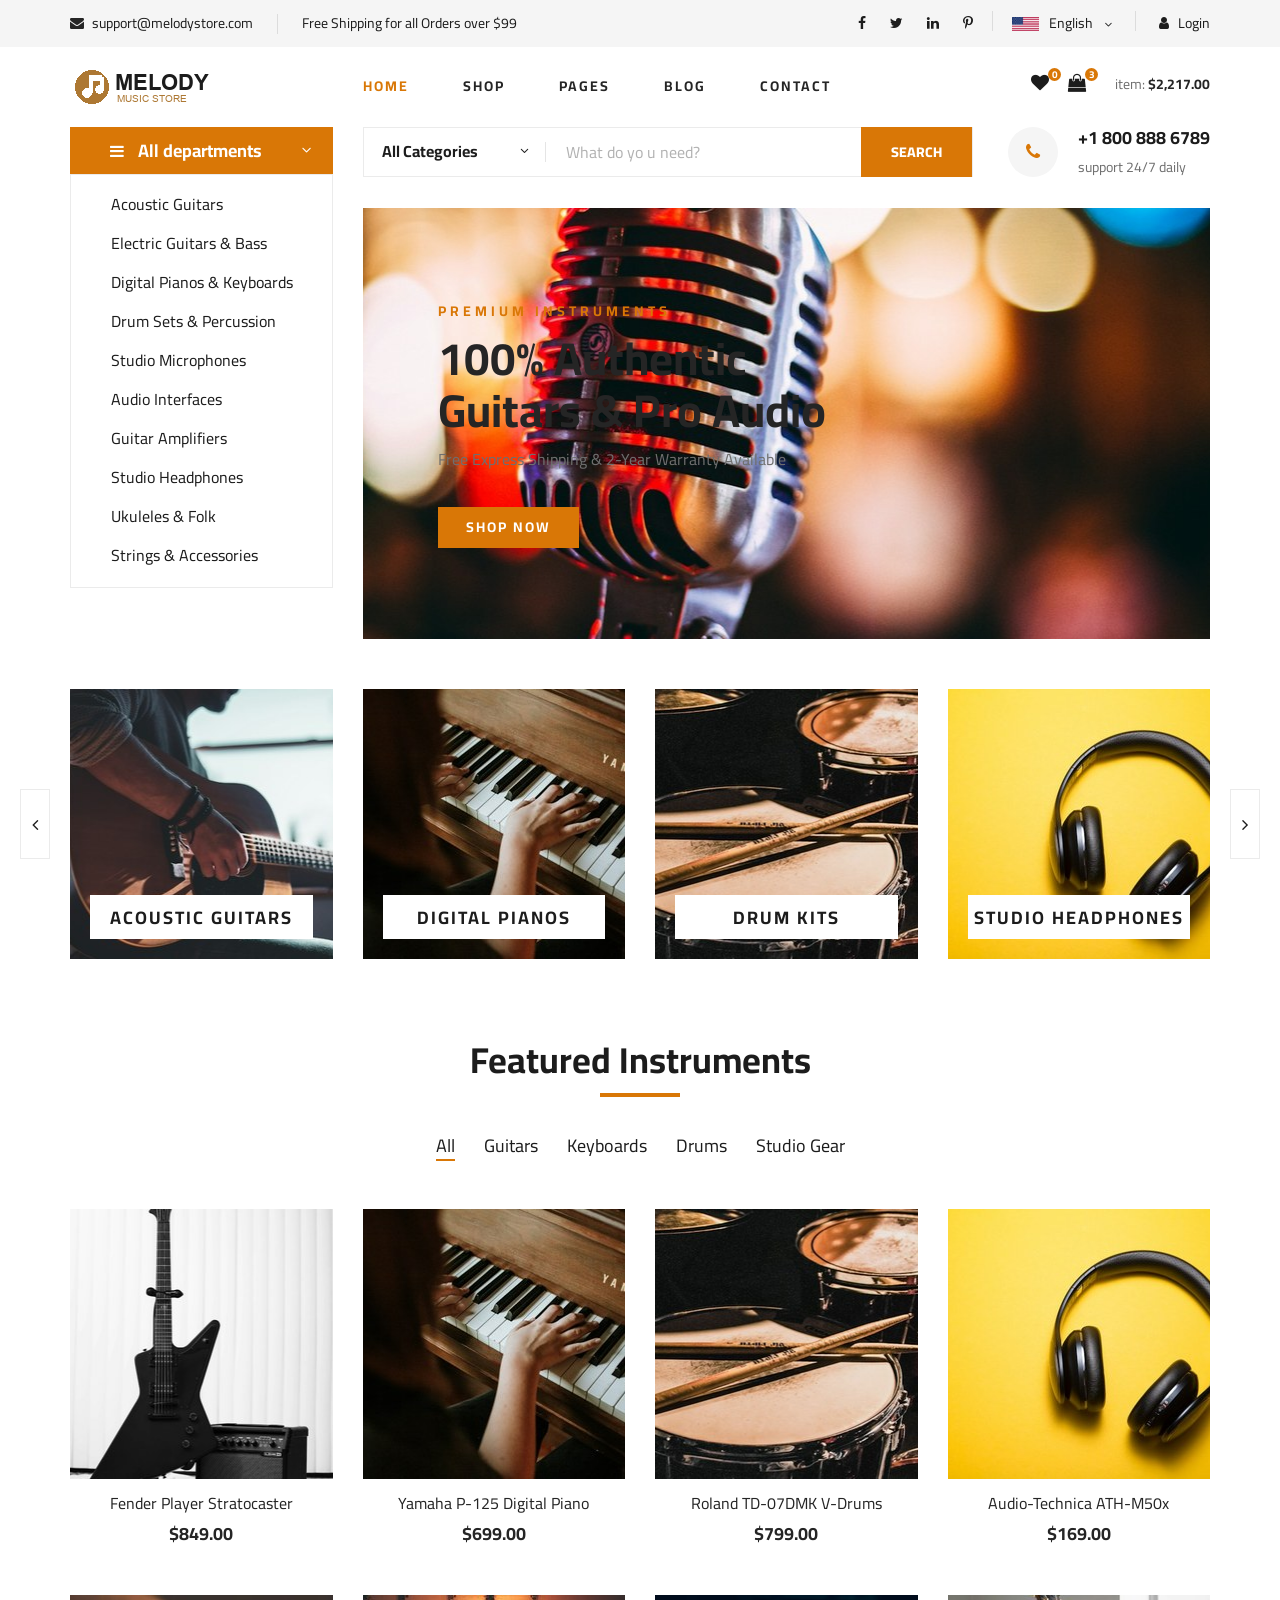
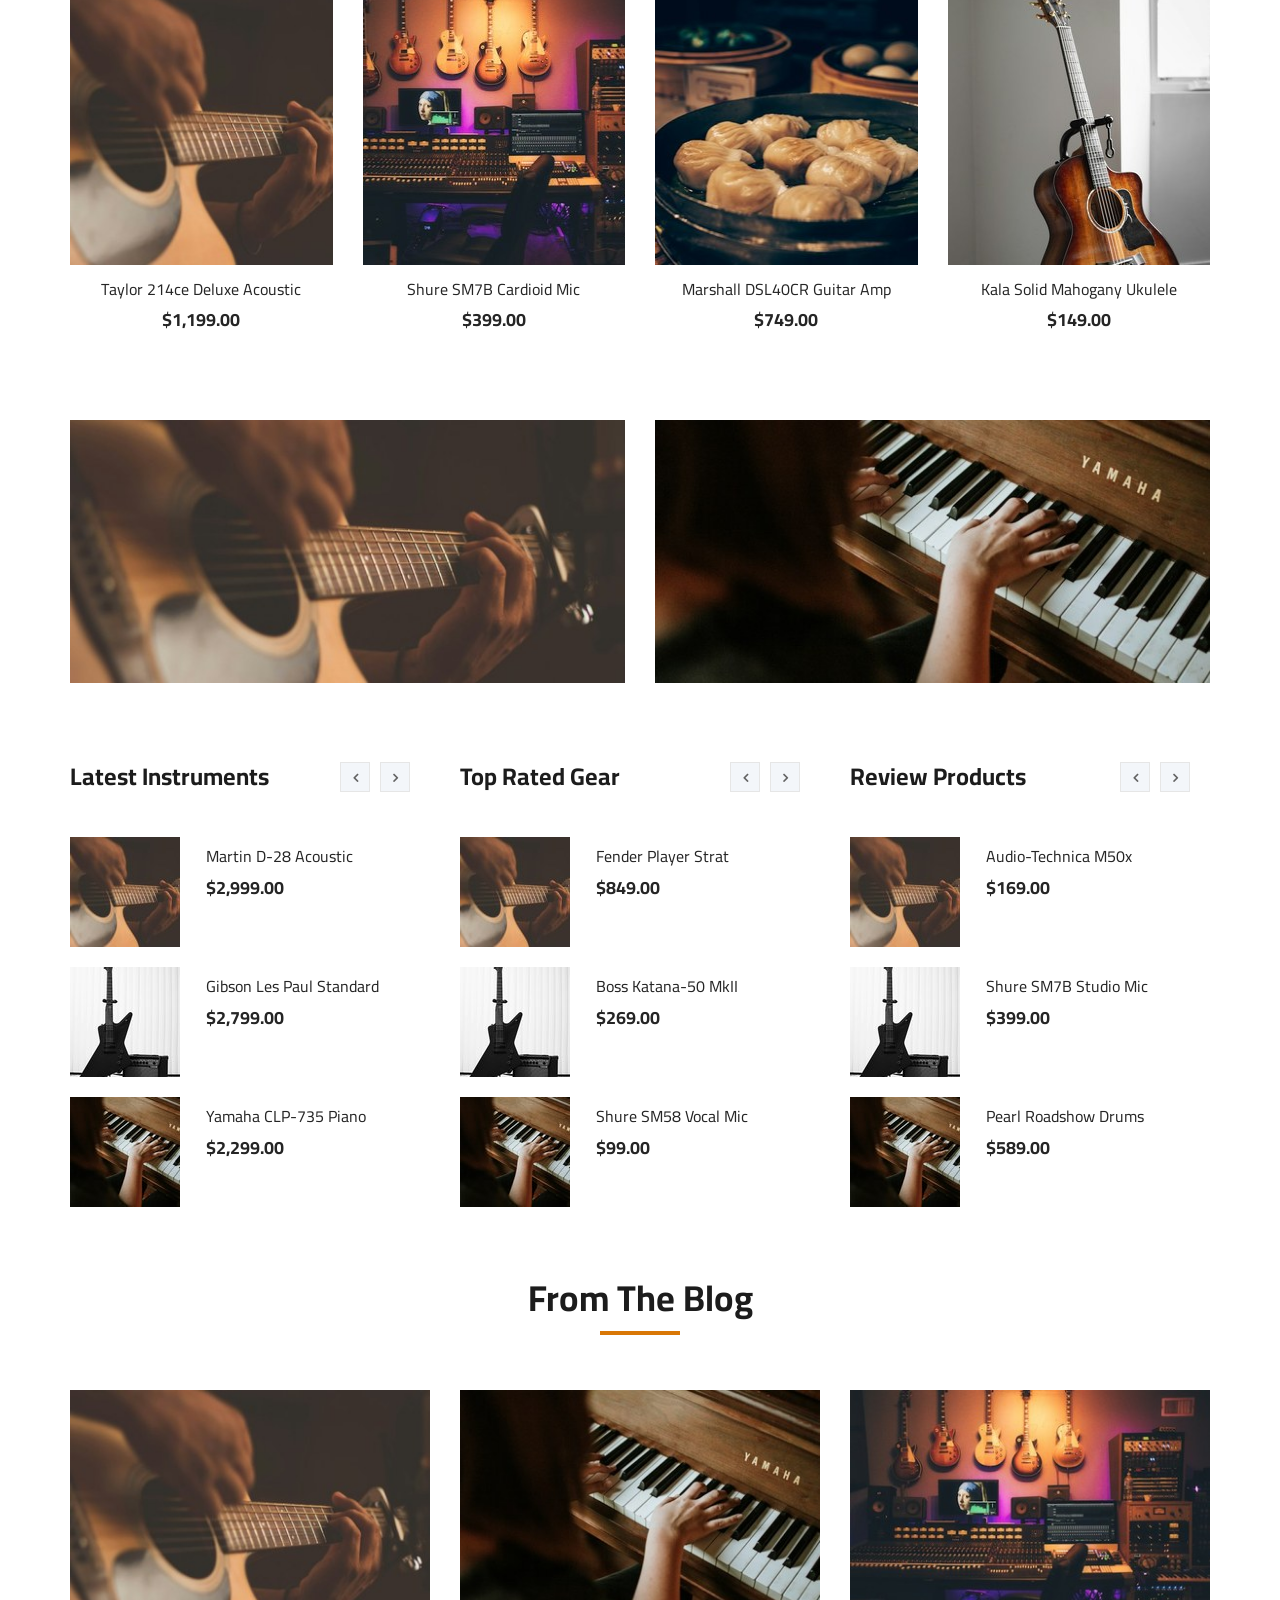
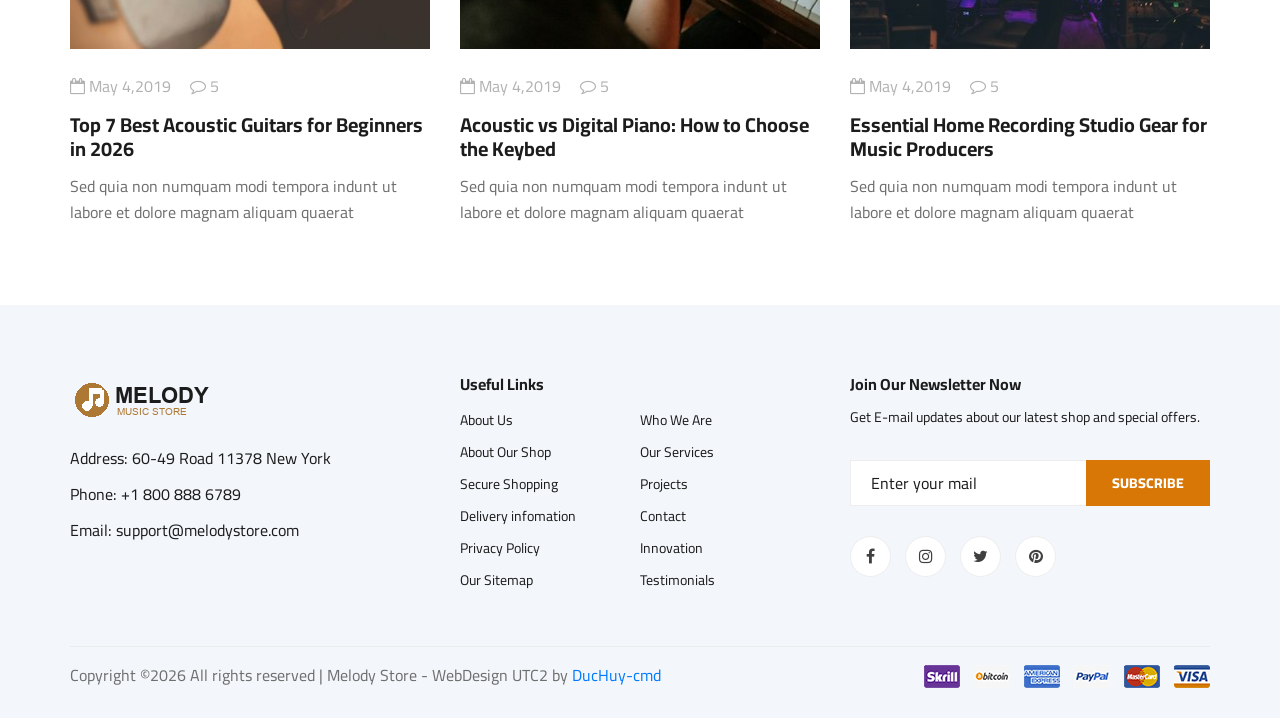
<file: index.html>
<!DOCTYPE html>
<html lang="zxx">

<head>
    <meta charset="UTF-8">
    <meta name="description" content="Melody Store - Premium Musical Instruments & Pro Audio Gear">
    <meta name="keywords" content="Melody Store, guitars, pianos, drums, microphones, musical instruments, pro audio">
    <meta name="viewport" content="width=device-width, initial-scale=1.0">
    <meta http-equiv="X-UA-Compatible" content="ie=edge">
    <title>Melody Store | Musical Instruments & Pro Audio</title>

    <!-- Google Font -->
    <link href="https://fonts.googleapis.com/css2?family=Cairo:wght@200;300;400;600;900&display=swap" rel="stylesheet">

    <!-- Css Styles -->
    <link rel="stylesheet" href="Styles/bootstrap.min.css" type="text/css">
    <link rel="stylesheet" href="Styles/font-awesome.min.css" type="text/css">
    <link rel="stylesheet" href="Styles/elegant-icons.css" type="text/css">
    <link rel="stylesheet" href="Styles/nice-select.css" type="text/css">
    <link rel="stylesheet" href="Styles/jquery-ui.min.css" type="text/css">
    <link rel="stylesheet" href="Styles/owl.carousel.min.css" type="text/css">
    <link rel="stylesheet" href="Styles/slicknav.min.css" type="text/css">
    <link rel="stylesheet" href="Styles/style.css" type="text/css">
    <link rel="stylesheet" href="Styles/store.css" type="text/css">
</head>

<body>
    <!-- Page Preloder -->
    <div id="preloder">
        <div class="loader"></div>
    </div>

    <!-- Humberger Begin -->
    <div class="humberger__menu__overlay"></div>
    <div class="humberger__menu__wrapper">
        <div class="humberger__menu__logo">
            <a href="blog-details.html"><img src="Images/logo.png" alt=""></a>
        </div>
        <div class="humberger__menu__cart">
            <ul>
                <li><a href="blog-details.html"><i class="fa fa-heart"></i> <span>1</span></a></li>
                <li><a href="blog-details.html"><i class="fa fa-shopping-bag"></i> <span>3</span></a></li>
            </ul>
            <div class="header__cart__price">item: <span>$2,217.00</span></div>
        </div>
        <div class="humberger__menu__widget">
            <div class="header__top__right__language">
                <img src="Images/language.png" alt="">
                <div>English</div>
                <span class="arrow_carrot-down"></span>
                <ul>
                    <li><a href="blog-details.html">Spanis</a></li>
                    <li><a href="blog-details.html">English</a></li>
                </ul>
            </div>
            <div class="header__top__right__auth">
                <a href="blog-details.html"><i class="fa fa-user"></i> Login</a>
            </div>
        </div>
        <nav class="humberger__menu__nav mobile-menu">
            <ul>
                <li class="active"><a href="./index.html">Home</a></li>
                <li><a href="./shop-grid.html">Shop</a></li>
                <li><a href="blog-details.html">Pages</a>
                    <ul class="header__menu__dropdown">
                        <li><a href="./shop-details.html">Shop Details</a></li>
                        <li><a href="./shoping-cart.html">Shoping Cart</a></li>
                        <li><a href="./checkout.html">Check Out</a></li>
                        <li><a href="./blog-details.html">Blog Details</a></li>
                    </ul>
                </li>
                <li><a href="./blog.html">Blog</a></li>
                <li><a href="./contact.html">Contact</a></li>
            </ul>
        </nav>
        <div id="mobile-menu-wrap"></div>
        <div class="header__top__right__social">
            <a href="blog-details.html"><i class="fa fa-facebook"></i></a>
            <a href="blog-details.html"><i class="fa fa-twitter"></i></a>
            <a href="blog-details.html"><i class="fa fa-linkedin"></i></a>
            <a href="blog-details.html"><i class="fa fa-pinterest-p"></i></a>
        </div>
        <div class="humberger__menu__contact">
            <ul>
                <li><i class="fa fa-envelope"></i> support@melodystore.com</li>
                <li>Free Shipping for all Orders over $99</li>
            </ul>
        </div>
    </div>
    <!-- Humberger End -->

    <!-- Header Section Begin -->
    <header class="header">
        <div class="header__top">
            <div class="container">
                <div class="row">
                    <div class="col-lg-6 col-md-6">
                        <div class="header__top__left">
                            <ul>
                                <li><i class="fa fa-envelope"></i> support@melodystore.com</li>
                                <li>Free Shipping for all Orders over $99</li>
                            </ul>
                        </div>
                    </div>
                    <div class="col-lg-6 col-md-6">
                        <div class="header__top__right">
                            <div class="header__top__right__social">
                                <a href="blog-details.html"><i class="fa fa-facebook"></i></a>
                                <a href="blog-details.html"><i class="fa fa-twitter"></i></a>
                                <a href="blog-details.html"><i class="fa fa-linkedin"></i></a>
                                <a href="blog-details.html"><i class="fa fa-pinterest-p"></i></a>
                            </div>
                            <div class="header__top__right__language">
                                <img src="Images/language.png" alt="">
                                <div>English</div>
                                <span class="arrow_carrot-down"></span>
                                <ul>
                                    <li><a href="blog-details.html">Spanis</a></li>
                                    <li><a href="blog-details.html">English</a></li>
                                </ul>
                            </div>
                            <div class="header__top__right__auth">
                                <a href="blog-details.html"><i class="fa fa-user"></i> Login</a>
                            </div>
                        </div>
                    </div>
                </div>
            </div>
        </div>
        <div class="container">
            <div class="row">
                <div class="col-lg-3">
                    <div class="header__logo">
                        <a href="./index.html"><img src="Images/logo.png" alt=""></a>
                    </div>
                </div>
                <div class="col-lg-6">
                    <nav class="header__menu">
                        <ul>
                            <li class="active"><a href="./index.html">Home</a></li>
                            <li><a href="./shop-grid.html">Shop</a></li>
                            <li><a href="blog-details.html">Pages</a>
                                <ul class="header__menu__dropdown">
                                    <li><a href="./shop-details.html">Shop Details</a></li>
                                    <li><a href="./shoping-cart.html">Shoping Cart</a></li>
                                    <li><a href="./checkout.html">Check Out</a></li>
                                    <li><a href="./blog-details.html">Blog Details</a></li>
                                </ul>
                            </li>
                            <li><a href="./blog.html">Blog</a></li>
                            <li><a href="./contact.html">Contact</a></li>
                        </ul>
                    </nav>
                </div>
                <div class="col-lg-3">
                    <div class="header__cart">
                        <ul>
                            <li><a href="blog-details.html"><i class="fa fa-heart"></i> <span>1</span></a></li>
                            <li><a href="blog-details.html"><i class="fa fa-shopping-bag"></i> <span>3</span></a></li>
                        </ul>
                        <div class="header__cart__price">item: <span>$2,217.00</span></div>
                    </div>
                </div>
            </div>
            <div class="humberger__open">
                <i class="fa fa-bars"></i>
            </div>
        </div>
    </header>
    <!-- Header Section End -->

    <!-- Hero Section Begin -->
    <section class="hero">
        <div class="container">
            <div class="row">
                <div class="col-lg-3">
                    <div class="hero__categories">
                        <div class="hero__categories__all">
                            <i class="fa fa-bars"></i>
                            <span>All departments</span>
                        </div>
                        <ul>
                            <li><a href="shop-grid.html">Acoustic Guitars</a></li>
                            <li><a href="shop-grid.html">Electric Guitars & Bass</a></li>
                            <li><a href="shop-grid.html">Digital Pianos & Keyboards</a></li>
                            <li><a href="shop-grid.html">Drum Sets & Percussion</a></li>
                            <li><a href="shop-grid.html">Studio Microphones</a></li>
                            <li><a href="shop-grid.html">Audio Interfaces</a></li>
                            <li><a href="shop-grid.html">Guitar Amplifiers</a></li>
                            <li><a href="shop-grid.html">Studio Headphones</a></li>
                            <li><a href="shop-grid.html">Ukuleles & Folk</a></li>
                            <li><a href="shop-grid.html">Strings & Accessories</a></li>
                        </ul>
                    </div>
                </div>
                <div class="col-lg-9">
                    <div class="hero__search">
                        <div class="hero__search__form">
                            <form action="#">
                                <div class="hero__search__categories">
                                    All Categories
                                    <span class="arrow_carrot-down"></span>
                                </div>
                                <input type="text" placeholder="What do yo u need?">
                                <button type="submit" class="site-btn">SEARCH</button>
                            </form>
                        </div>
                        <div class="hero__search__phone">
                            <div class="hero__search__phone__icon">
                                <i class="fa fa-phone"></i>
                            </div>
                            <div class="hero__search__phone__text">
                                <h5>+1 800 888 6789</h5>
                                <span>support 24/7 daily</span>
                            </div>
                        </div>
                    </div>
                    <div class="hero__item set-bg" data-setbg="Images/hero/banner.jpg">
                        <div class="hero__text">
                            <span>PREMIUM INSTRUMENTS</span>
                            <h2>100% Authentic <br />Guitars & Pro Audio</h2>
                            <p>Free Express Shipping & 2-Year Warranty Available</p>
                            <a href="shop-grid.html" class="primary-btn">SHOP NOW</a>
                        </div>
                    </div>
                </div>
            </div>
        </div>
    </section>
    <!-- Hero Section End -->

    <!-- Categories Section Begin -->
    <section class="categories">
        <div class="container">
            <div class="row">
                <div class="categories__slider owl-carousel">
                    <div class="col-lg-3">
                        <div class="categories__item set-bg" data-setbg="Images/categories/cat-1.jpg">
                            <h5><a href="blog-details.html">Acoustic Guitars</a></h5>
                        </div>
                    </div>
                    <div class="col-lg-3">
                        <div class="categories__item set-bg" data-setbg="Images/categories/cat-2.jpg">
                            <h5><a href="blog-details.html">Digital Pianos</a></h5>
                        </div>
                    </div>
                    <div class="col-lg-3">
                        <div class="categories__item set-bg" data-setbg="Images/categories/cat-3.jpg">
                            <h5><a href="blog-details.html">Drum Kits</a></h5>
                        </div>
                    </div>
                    <div class="col-lg-3">
                        <div class="categories__item set-bg" data-setbg="Images/categories/cat-4.jpg">
                            <h5><a href="blog-details.html">Studio Headphones</a></h5>
                        </div>
                    </div>
                    <div class="col-lg-3">
                        <div class="categories__item set-bg" data-setbg="Images/categories/cat-5.jpg">
                            <h5><a href="blog-details.html">Studio Headphones</a></h5>
                        </div>
                    </div>
                </div>
            </div>
        </div>
    </section>
    <!-- Categories Section End -->

    <!-- Featured Section Begin -->
    <section class="featured spad">
        <div class="container">
            <div class="row">
                <div class="col-lg-12">
                    <div class="section-title">
                        <h2>Featured Instruments</h2>
                    </div>
                    <div class="featured__controls">
                        <ul>
                            <li class="active" data-filter="*">All</li>
                            <li data-filter=".guitars">Guitars</li>
                            <li data-filter=".keyboards">Keyboards</li>
                            <li data-filter=".drums">Drums</li>
                            <li data-filter=".studio">Studio Gear</li>
                        </ul>
                    </div>
                </div>
            </div>
            <div class="row featured__filter">
                <div class="col-lg-3 col-md-4 col-sm-6 mix guitars">
                    <div class="featured__item">
                        <div class="featured__item__pic set-bg" data-setbg="Images/featured/feature-1.jpg">
                            <ul class="featured__item__pic__hover">
                                <li><a href="#"><i class="fa fa-heart"></i></a></li>
                                <li><a href="#"><i class="fa fa-retweet"></i></a></li>
                                <li><a href="shoping-cart.html"><i class="fa fa-shopping-cart"></i></a></li>
                            </ul>
                        </div>
                        <div class="featured__item__text">
                            <h6><a href="shop-details.html">Fender Player Stratocaster</a></h6>
                            <h5>$849.00</h5>
                        </div>
                    </div>
                </div>
                <div class="col-lg-3 col-md-4 col-sm-6 mix keyboards">
                    <div class="featured__item">
                        <div class="featured__item__pic set-bg" data-setbg="Images/featured/feature-2.jpg">
                            <ul class="featured__item__pic__hover">
                                <li><a href="#"><i class="fa fa-heart"></i></a></li>
                                <li><a href="#"><i class="fa fa-retweet"></i></a></li>
                                <li><a href="shoping-cart.html"><i class="fa fa-shopping-cart"></i></a></li>
                            </ul>
                        </div>
                        <div class="featured__item__text">
                            <h6><a href="shop-details.html">Yamaha P-125 Digital Piano</a></h6>
                            <h5>$699.00</h5>
                        </div>
                    </div>
                </div>
                <div class="col-lg-3 col-md-4 col-sm-6 mix drums">
                    <div class="featured__item">
                        <div class="featured__item__pic set-bg" data-setbg="Images/featured/feature-3.jpg">
                            <ul class="featured__item__pic__hover">
                                <li><a href="#"><i class="fa fa-heart"></i></a></li>
                                <li><a href="#"><i class="fa fa-retweet"></i></a></li>
                                <li><a href="shoping-cart.html"><i class="fa fa-shopping-cart"></i></a></li>
                            </ul>
                        </div>
                        <div class="featured__item__text">
                            <h6><a href="shop-details.html">Roland TD-07DMK V-Drums</a></h6>
                            <h5>$799.00</h5>
                        </div>
                    </div>
                </div>
                <div class="col-lg-3 col-md-4 col-sm-6 mix studio">
                    <div class="featured__item">
                        <div class="featured__item__pic set-bg" data-setbg="Images/featured/feature-4.jpg">
                            <ul class="featured__item__pic__hover">
                                <li><a href="#"><i class="fa fa-heart"></i></a></li>
                                <li><a href="#"><i class="fa fa-retweet"></i></a></li>
                                <li><a href="shoping-cart.html"><i class="fa fa-shopping-cart"></i></a></li>
                            </ul>
                        </div>
                        <div class="featured__item__text">
                            <h6><a href="shop-details.html">Audio-Technica ATH-M50x</a></h6>
                            <h5>$169.00</h5>
                        </div>
                    </div>
                </div>
                <div class="col-lg-3 col-md-4 col-sm-6 mix guitars">
                    <div class="featured__item">
                        <div class="featured__item__pic set-bg" data-setbg="Images/featured/feature-5.jpg">
                            <ul class="featured__item__pic__hover">
                                <li><a href="#"><i class="fa fa-heart"></i></a></li>
                                <li><a href="#"><i class="fa fa-retweet"></i></a></li>
                                <li><a href="shoping-cart.html"><i class="fa fa-shopping-cart"></i></a></li>
                            </ul>
                        </div>
                        <div class="featured__item__text">
                            <h6><a href="shop-details.html">Taylor 214ce Deluxe Acoustic</a></h6>
                            <h5>$1,199.00</h5>
                        </div>
                    </div>
                </div>
                <div class="col-lg-3 col-md-4 col-sm-6 mix studio">
                    <div class="featured__item">
                        <div class="featured__item__pic set-bg" data-setbg="Images/featured/feature-6.jpg">
                            <ul class="featured__item__pic__hover">
                                <li><a href="#"><i class="fa fa-heart"></i></a></li>
                                <li><a href="#"><i class="fa fa-retweet"></i></a></li>
                                <li><a href="shoping-cart.html"><i class="fa fa-shopping-cart"></i></a></li>
                            </ul>
                        </div>
                        <div class="featured__item__text">
                            <h6><a href="shop-details.html">Shure SM7B Cardioid Mic</a></h6>
                            <h5>$399.00</h5>
                        </div>
                    </div>
                </div>
                <div class="col-lg-3 col-md-4 col-sm-6 mix guitars">
                    <div class="featured__item">
                        <div class="featured__item__pic set-bg" data-setbg="Images/featured/feature-7.jpg">
                            <ul class="featured__item__pic__hover">
                                <li><a href="#"><i class="fa fa-heart"></i></a></li>
                                <li><a href="#"><i class="fa fa-retweet"></i></a></li>
                                <li><a href="shoping-cart.html"><i class="fa fa-shopping-cart"></i></a></li>
                            </ul>
                        </div>
                        <div class="featured__item__text">
                            <h6><a href="shop-details.html">Marshall DSL40CR Guitar Amp</a></h6>
                            <h5>$749.00</h5>
                        </div>
                    </div>
                </div>
                <div class="col-lg-3 col-md-4 col-sm-6 mix guitars">
                    <div class="featured__item">
                        <div class="featured__item__pic set-bg" data-setbg="Images/featured/feature-8.jpg">
                            <ul class="featured__item__pic__hover">
                                <li><a href="#"><i class="fa fa-heart"></i></a></li>
                                <li><a href="#"><i class="fa fa-retweet"></i></a></li>
                                <li><a href="shoping-cart.html"><i class="fa fa-shopping-cart"></i></a></li>
                            </ul>
                        </div>
                        <div class="featured__item__text">
                            <h6><a href="shop-details.html">Kala Solid Mahogany Ukulele</a></h6>
                            <h5>$149.00</h5>
                        </div>
                    </div>
                </div>
            </div>
        </div>
    </section>
    <!-- Featured Section End -->

    <!-- Banner Begin -->
    <div class="banner">
        <div class="container">
            <div class="row">
                <div class="col-lg-6 col-md-6 col-sm-6">
                    <div class="banner__pic">
                        <img src="Images/banner/banner-1.jpg" alt="">
                    </div>
                </div>
                <div class="col-lg-6 col-md-6 col-sm-6">
                    <div class="banner__pic">
                        <img src="Images/banner/banner-2.jpg" alt="">
                    </div>
                </div>
            </div>
        </div>
    </div>
    <!-- Banner End -->

    <!-- Latest Product Section Begin -->
    <section class="latest-product spad">
        <div class="container">
            <div class="row">
                <div class="col-lg-4 col-md-6">
                    <div class="latest-product__text">
                        <h4>Latest Instruments</h4>
                        <div class="latest-product__slider owl-carousel">
                            <div class="latest-prdouct__slider__item">
                                <a href="shop-details.html" class="latest-product__item">
                                    <div class="latest-product__item__pic">
                                        <img src="Images/latest-product/lp-1.jpg" alt="">
                                    </div>
                                    <div class="latest-product__item__text">
                                        <h6>Martin D-28 Acoustic</h6>
                                        <span>$2,999.00</span>
                                    </div>
                                </a>
                                <a href="shop-details.html" class="latest-product__item">
                                    <div class="latest-product__item__pic">
                                        <img src="Images/latest-product/lp-2.jpg" alt="">
                                    </div>
                                    <div class="latest-product__item__text">
                                        <h6>Gibson Les Paul Standard</h6>
                                        <span>$2,799.00</span>
                                    </div>
                                </a>
                                <a href="shop-details.html" class="latest-product__item">
                                    <div class="latest-product__item__pic">
                                        <img src="Images/latest-product/lp-3.jpg" alt="">
                                    </div>
                                    <div class="latest-product__item__text">
                                        <h6>Yamaha CLP-735 Piano</h6>
                                        <span>$2,299.00</span>
                                    </div>
                                </a>
                            </div>
                            <div class="latest-prdouct__slider__item">
                                <a href="shop-details.html" class="latest-product__item">
                                    <div class="latest-product__item__pic">
                                        <img src="Images/latest-product/lp-1.jpg" alt="">
                                    </div>
                                    <div class="latest-product__item__text">
                                        <h6>Taylor 214ce Deluxe</h6>
                                        <span>$1,199.00</span>
                                    </div>
                                </a>
                                <a href="shop-details.html" class="latest-product__item">
                                    <div class="latest-product__item__pic">
                                        <img src="Images/latest-product/lp-2.jpg" alt="">
                                    </div>
                                    <div class="latest-product__item__text">
                                        <h6>Fender Telecaster</h6>
                                        <span>$849.00</span>
                                    </div>
                                </a>
                                <a href="shop-details.html" class="latest-product__item">
                                    <div class="latest-product__item__pic">
                                        <img src="Images/latest-product/lp-3.jpg" alt="">
                                    </div>
                                    <div class="latest-product__item__text">
                                        <h6>Roland RD-88 Stage</h6>
                                        <span>$1,299.00</span>
                                    </div>
                                </a>
                            </div>
                        </div>
                    </div>
                </div>
                <div class="col-lg-4 col-md-6">
                    <div class="latest-product__text">
                        <h4>Top Rated Gear</h4>
                        <div class="latest-product__slider owl-carousel">
                            <div class="latest-prdouct__slider__item">
                                <a href="shop-details.html" class="latest-product__item">
                                    <div class="latest-product__item__pic">
                                        <img src="Images/latest-product/lp-1.jpg" alt="">
                                    </div>
                                    <div class="latest-product__item__text">
                                        <h6>Fender Player Strat</h6>
                                        <span>$849.00</span>
                                    </div>
                                </a>
                                <a href="shop-details.html" class="latest-product__item">
                                    <div class="latest-product__item__pic">
                                        <img src="Images/latest-product/lp-2.jpg" alt="">
                                    </div>
                                    <div class="latest-product__item__text">
                                        <h6>Boss Katana-50 MkII</h6>
                                        <span>$269.00</span>
                                    </div>
                                </a>
                                <a href="shop-details.html" class="latest-product__item">
                                    <div class="latest-product__item__pic">
                                        <img src="Images/latest-product/lp-3.jpg" alt="">
                                    </div>
                                    <div class="latest-product__item__text">
                                        <h6>Shure SM58 Vocal Mic</h6>
                                        <span>$99.00</span>
                                    </div>
                                </a>
                            </div>
                            <div class="latest-prdouct__slider__item">
                                <a href="shop-details.html" class="latest-product__item">
                                    <div class="latest-product__item__pic">
                                        <img src="Images/latest-product/lp-1.jpg" alt="">
                                    </div>
                                    <div class="latest-product__item__text">
                                        <h6>Ibanez SR300E Bass</h6>
                                        <span>$349.00</span>
                                    </div>
                                </a>
                                <a href="shop-details.html" class="latest-product__item">
                                    <div class="latest-product__item__pic">
                                        <img src="Images/latest-product/lp-2.jpg" alt="">
                                    </div>
                                    <div class="latest-product__item__text">
                                        <h6>Casio PX-S1100 Piano</h6>
                                        <span>$699.00</span>
                                    </div>
                                </a>
                                <a href="shop-details.html" class="latest-product__item">
                                    <div class="latest-product__item__pic">
                                        <img src="Images/latest-product/lp-3.jpg" alt="">
                                    </div>
                                    <div class="latest-product__item__text">
                                        <h6>Marshall DSL40CR Amp</h6>
                                        <span>$749.00</span>
                                    </div>
                                </a>
                            </div>
                        </div>
                    </div>
                </div>
                <div class="col-lg-4 col-md-6">
                    <div class="latest-product__text">
                        <h4>Review Products</h4>
                        <div class="latest-product__slider owl-carousel">
                            <div class="latest-prdouct__slider__item">
                                <a href="shop-details.html" class="latest-product__item">
                                    <div class="latest-product__item__pic">
                                        <img src="Images/latest-product/lp-1.jpg" alt="">
                                    </div>
                                    <div class="latest-product__item__text">
                                        <h6>Audio-Technica M50x</h6>
                                        <span>$169.00</span>
                                    </div>
                                </a>
                                <a href="shop-details.html" class="latest-product__item">
                                    <div class="latest-product__item__pic">
                                        <img src="Images/latest-product/lp-2.jpg" alt="">
                                    </div>
                                    <div class="latest-product__item__text">
                                        <h6>Shure SM7B Studio Mic</h6>
                                        <span>$399.00</span>
                                    </div>
                                </a>
                                <a href="shop-details.html" class="latest-product__item">
                                    <div class="latest-product__item__pic">
                                        <img src="Images/latest-product/lp-3.jpg" alt="">
                                    </div>
                                    <div class="latest-product__item__text">
                                        <h6>Pearl Roadshow Drums</h6>
                                        <span>$589.00</span>
                                    </div>
                                </a>
                            </div>
                            <div class="latest-prdouct__slider__item">
                                <a href="shop-details.html" class="latest-product__item">
                                    <div class="latest-product__item__pic">
                                        <img src="Images/latest-product/lp-1.jpg" alt="">
                                    </div>
                                    <div class="latest-product__item__text">
                                        <h6>Scarlett 2i2 Interface</h6>
                                        <span>$179.00</span>
                                    </div>
                                </a>
                                <a href="shop-details.html" class="latest-product__item">
                                    <div class="latest-product__item__pic">
                                        <img src="Images/latest-product/lp-2.jpg" alt="">
                                    </div>
                                    <div class="latest-product__item__text">
                                        <h6>Sennheiser HD 280 Pro</h6>
                                        <span>$99.00</span>
                                    </div>
                                </a>
                                <a href="shop-details.html" class="latest-product__item">
                                    <div class="latest-product__item__pic">
                                        <img src="Images/latest-product/lp-3.jpg" alt="">
                                    </div>
                                    <div class="latest-product__item__text">
                                        <h6>Kala Concert Ukulele</h6>
                                        <span>$149.00</span>
                                    </div>
                                </a>
                            </div>
                        </div>
                    </div>
                </div>
            </div>
        </div>
    </section>
    <!-- Latest Product Section End -->

    <!-- Blog Section Begin -->
    <section class="from-blog spad">
        <div class="container">
            <div class="row">
                <div class="col-lg-12">
                    <div class="section-title from-blog__title">
                        <h2>From The Blog</h2>
                    </div>
                </div>
            </div>
            <div class="row">
                <div class="col-lg-4 col-md-4 col-sm-6">
                    <div class="blog__item">
                        <div class="blog__item__pic">
                            <img src="Images/blog/blog-1.jpg" alt="">
                        </div>
                        <div class="blog__item__text">
                            <ul>
                                <li><i class="fa fa-calendar-o"></i> May 4,2019</li>
                                <li><i class="fa fa-comment-o"></i> 5</li>
                            </ul>
                            <h5><a href="blog-details.html">Top 7 Best Acoustic Guitars for Beginners in 2026</a></h5>
                            <p>Sed quia non numquam modi tempora indunt ut labore et dolore magnam aliquam quaerat </p>
                        </div>
                    </div>
                </div>
                <div class="col-lg-4 col-md-4 col-sm-6">
                    <div class="blog__item">
                        <div class="blog__item__pic">
                            <img src="Images/blog/blog-2.jpg" alt="">
                        </div>
                        <div class="blog__item__text">
                            <ul>
                                <li><i class="fa fa-calendar-o"></i> May 4,2019</li>
                                <li><i class="fa fa-comment-o"></i> 5</li>
                            </ul>
                            <h5><a href="blog-details.html">Acoustic vs Digital Piano: How to Choose the Keybed</a></h5>
                            <p>Sed quia non numquam modi tempora indunt ut labore et dolore magnam aliquam quaerat </p>
                        </div>
                    </div>
                </div>
                <div class="col-lg-4 col-md-4 col-sm-6">
                    <div class="blog__item">
                        <div class="blog__item__pic">
                            <img src="Images/blog/blog-3.jpg" alt="">
                        </div>
                        <div class="blog__item__text">
                            <ul>
                                <li><i class="fa fa-calendar-o"></i> May 4,2019</li>
                                <li><i class="fa fa-comment-o"></i> 5</li>
                            </ul>
                            <h5><a href="blog-details.html">Essential Home Recording Studio Gear for Music Producers</a></h5>
                            <p>Sed quia non numquam modi tempora indunt ut labore et dolore magnam aliquam quaerat </p>
                        </div>
                    </div>
                </div>
            </div>
        </div>
    </section>
    <!-- Blog Section End -->

    <!-- Footer Section Begin -->
    <footer class="footer spad">
        <div class="container">
            <div class="row">
                <div class="col-lg-3 col-md-6 col-sm-6">
                    <div class="footer__about">
                        <div class="footer__about__logo">
                            <a href="./index.html"><img src="Images/logo.png" alt=""></a>
                        </div>
                        <ul>
                            <li>Address: 60-49 Road 11378 New York</li>
                            <li>Phone: +1 800 888 6789</li>
                            <li>Email: support@melodystore.com</li>
                        </ul>
                    </div>
                </div>
                <div class="col-lg-4 col-md-6 col-sm-6 offset-lg-1">
                    <div class="footer__widget">
                        <h6>Useful Links</h6>
                        <ul>
                            <li><a href="blog-details.html">About Us</a></li>
                            <li><a href="blog-details.html">About Our Shop</a></li>
                            <li><a href="blog-details.html">Secure Shopping</a></li>
                            <li><a href="blog-details.html">Delivery infomation</a></li>
                            <li><a href="blog-details.html">Privacy Policy</a></li>
                            <li><a href="blog-details.html">Our Sitemap</a></li>
                        </ul>
                        <ul>
                            <li><a href="blog-details.html">Who We Are</a></li>
                            <li><a href="blog-details.html">Our Services</a></li>
                            <li><a href="blog-details.html">Projects</a></li>
                            <li><a href="blog-details.html">Contact</a></li>
                            <li><a href="blog-details.html">Innovation</a></li>
                            <li><a href="blog-details.html">Testimonials</a></li>
                        </ul>
                    </div>
                </div>
                <div class="col-lg-4 col-md-12">
                    <div class="footer__widget">
                        <h6>Join Our Newsletter Now</h6>
                        <p>Get E-mail updates about our latest shop and special offers.</p>
                        <form action="#">
                            <input type="text" placeholder="Enter your mail">
                            <button type="submit" class="site-btn">Subscribe</button>
                        </form>
                        <div class="footer__widget__social">
                            <a href="blog-details.html"><i class="fa fa-facebook"></i></a>
                            <a href="blog-details.html"><i class="fa fa-instagram"></i></a>
                            <a href="blog-details.html"><i class="fa fa-twitter"></i></a>
                            <a href="blog-details.html"><i class="fa fa-pinterest"></i></a>
                        </div>
                    </div>
                </div>
            </div>
            <div class="row">
                <div class="col-lg-12">
                    <div class="footer__copyright">
                        <div class="footer__copyright__text"><p><!-- Link back to Colorlib can't be removed. Template is licensed under CC BY 3.0. -->
  Copyright &copy;<script>document.write(new Date().getFullYear());</script> All rights reserved | Melody Store - WebDesign UTC2 by <a href="https://github.com/DucHuy-cmd" target="_blank">DucHuy-cmd</a>
  <!-- Link back to Colorlib can't be removed. Template is licensed under CC BY 3.0. --></p></div>
                        <div class="footer__copyright__payment"><img src="Images/payment-item.png" alt=""></div>
                    </div>
                </div>
            </div>
        </div>
    </footer>
    <!-- Footer Section End -->

    <!-- Js Plugins -->
    <script src="Scripts/jquery-3.3.1.min.js"></script>
    <script src="Scripts/bootstrap.min.js"></script>
    <script src="Scripts/jquery.nice-select.min.js"></script>
    <script src="Scripts/jquery-ui.min.js"></script>
    <script src="Scripts/jquery.slicknav.js"></script>
    <script src="Scripts/mixitup.min.js"></script>
    <script src="Scripts/owl.carousel.min.js"></script>
    <script src="Scripts/main.js"></script>
    <script src="Scripts/store.js"></script>



</body>

</html>
</file>
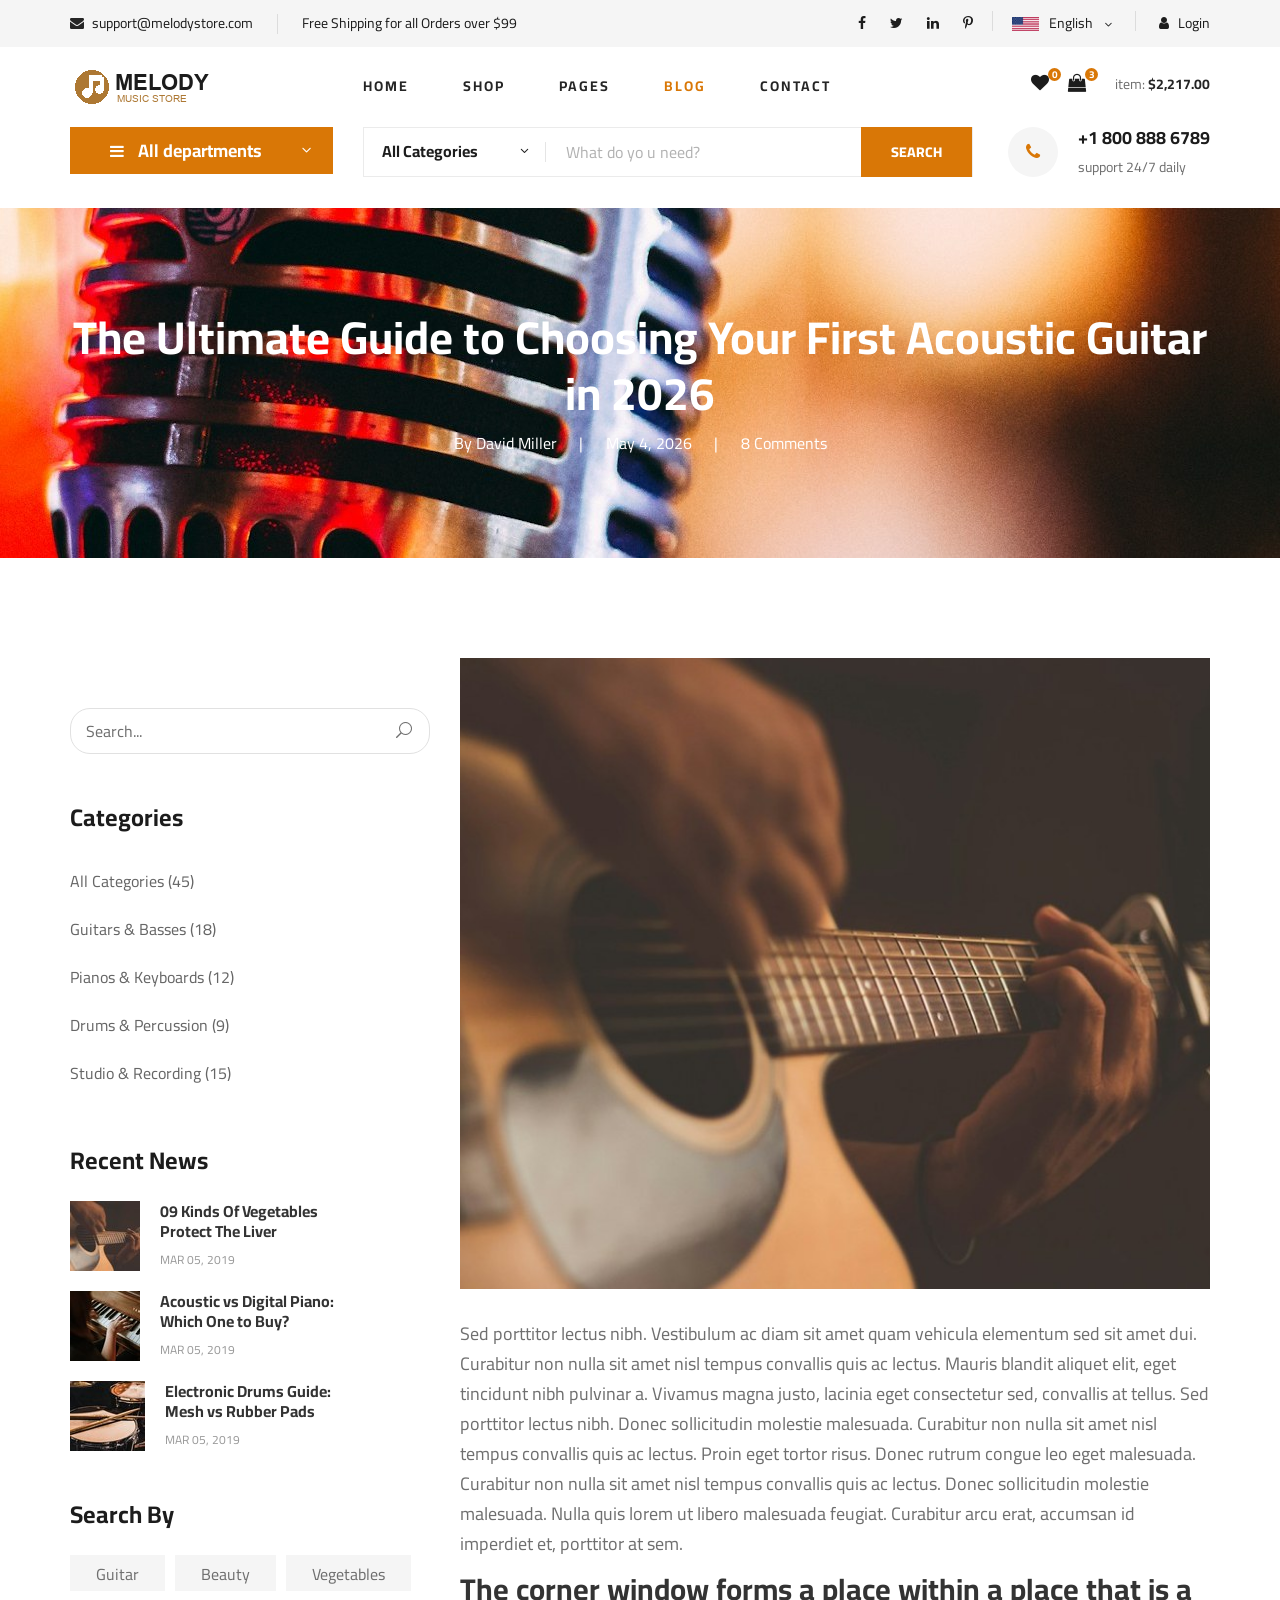
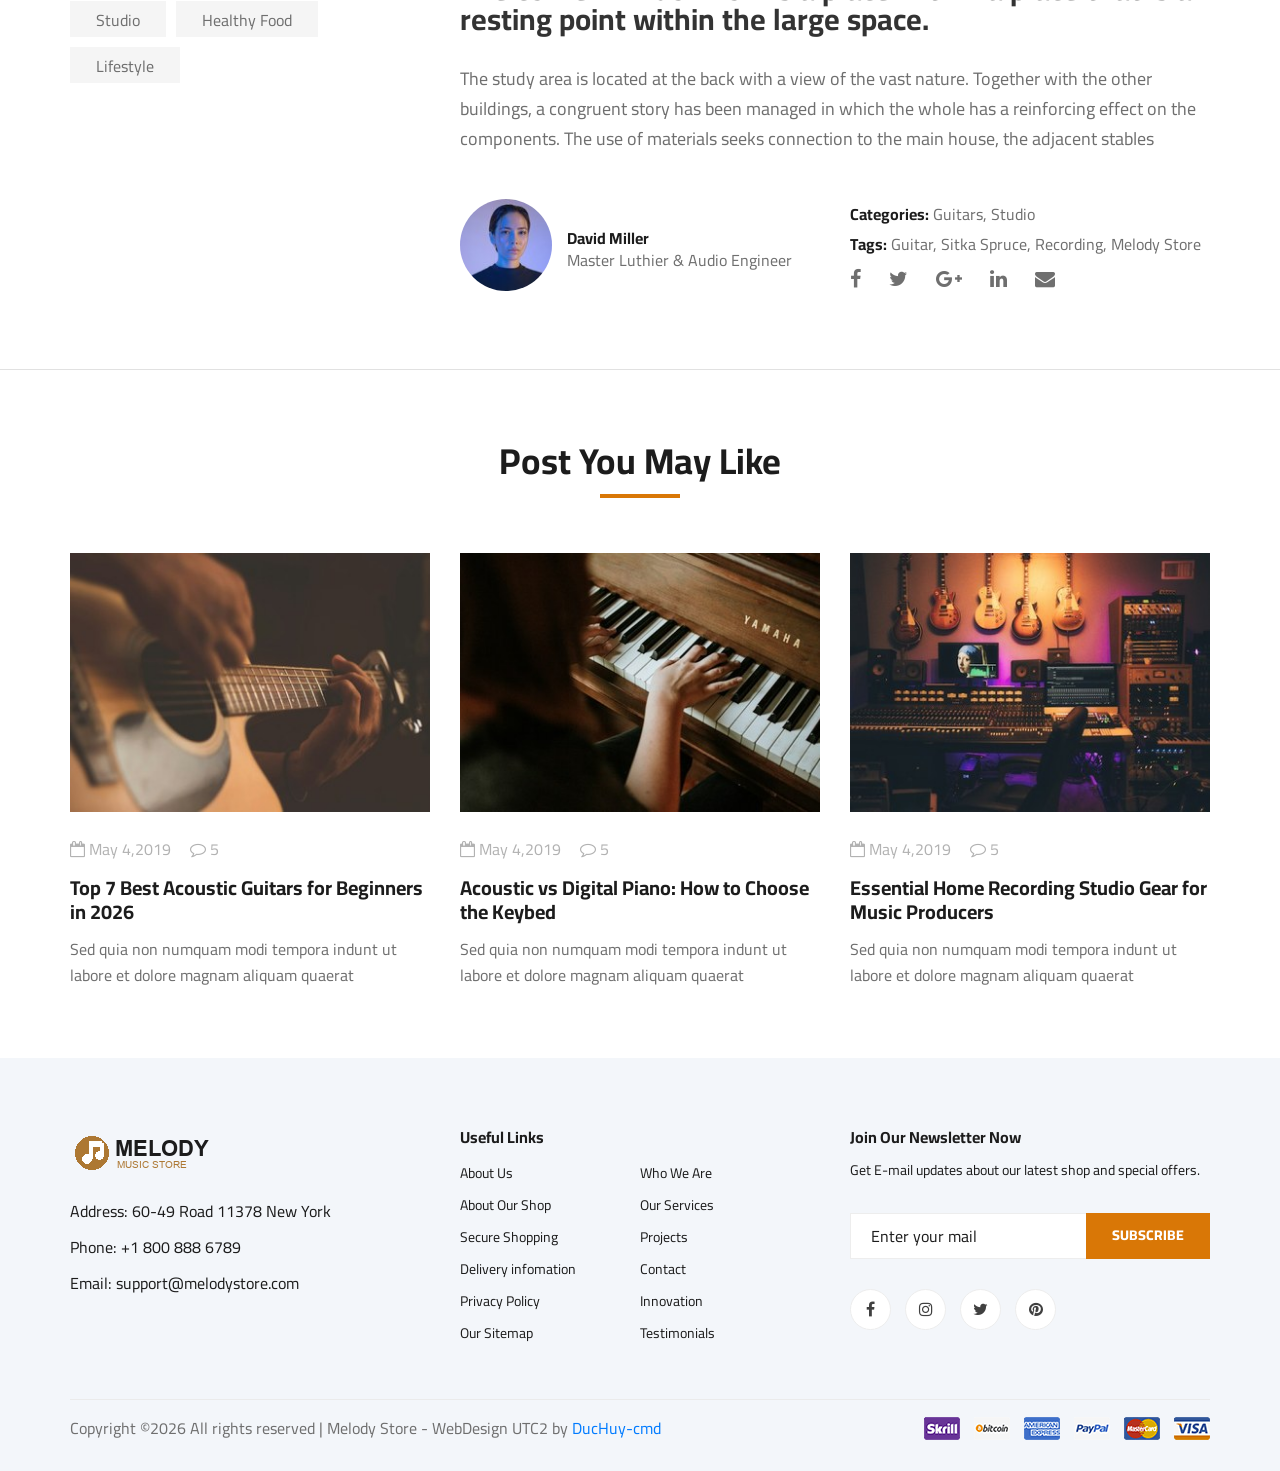
<file: blog-details.html>
<!DOCTYPE html>
<html lang="zxx">

<head>
    <meta charset="UTF-8">
    <meta name="description" content="Melody Store - Premium Musical Instruments & Pro Audio Gear">
    <meta name="keywords" content="Melody Store, guitars, pianos, drums, microphones, musical instruments, pro audio">
    <meta name="viewport" content="width=device-width, initial-scale=1.0">
    <meta http-equiv="X-UA-Compatible" content="ie=edge">
    <title>The Ultimate Guide to Choosing Your First Acoustic Guitar | Melody Store</title>

    <!-- Google Font -->
    <link href="https://fonts.googleapis.com/css2?family=Cairo:wght@200;300;400;600;900&display=swap" rel="stylesheet">

    <!-- Css Styles -->
    <link rel="stylesheet" href="Styles/bootstrap.min.css" type="text/css">
    <link rel="stylesheet" href="Styles/font-awesome.min.css" type="text/css">
    <link rel="stylesheet" href="Styles/elegant-icons.css" type="text/css">
    <link rel="stylesheet" href="Styles/nice-select.css" type="text/css">
    <link rel="stylesheet" href="Styles/jquery-ui.min.css" type="text/css">
    <link rel="stylesheet" href="Styles/owl.carousel.min.css" type="text/css">
    <link rel="stylesheet" href="Styles/slicknav.min.css" type="text/css">
    <link rel="stylesheet" href="Styles/style.css" type="text/css">
    <link rel="stylesheet" href="Styles/store.css" type="text/css">
</head>

<body>
    <!-- Page Preloder -->
    <div id="preloder">
        <div class="loader"></div>
    </div>

    <!-- Humberger Begin -->
    <div class="humberger__menu__overlay"></div>
    <div class="humberger__menu__wrapper">
        <div class="humberger__menu__logo">
            <a href="#"><img src="Images/logo.png" alt=""></a>
        </div>
        <div class="humberger__menu__cart">
            <ul>
                <li><a href="#"><i class="fa fa-heart"></i> <span>1</span></a></li>
                <li><a href="#"><i class="fa fa-shopping-bag"></i> <span>3</span></a></li>
            </ul>
            <div class="header__cart__price">item: <span>$2,217.00</span></div>
        </div>
        <div class="humberger__menu__widget">
            <div class="header__top__right__language">
                <img src="Images/language.png" alt="">
                <div>English</div>
                <span class="arrow_carrot-down"></span>
                <ul>
                    <li><a href="#">Spanis</a></li>
                    <li><a href="#">English</a></li>
                </ul>
            </div>
            <div class="header__top__right__auth">
                <a href="#"><i class="fa fa-user"></i> Login</a>
            </div>
        </div>
        <nav class="humberger__menu__nav mobile-menu">
            <ul>
                <li class="active"><a href="./index.html">Home</a></li>
                <li><a href="./shop-grid.html">Shop</a></li>
                <li><a href="#">Pages</a>
                    <ul class="header__menu__dropdown">
                        <li><a href="./shop-details.html">Shop Details</a></li>
                        <li><a href="./shoping-cart.html">Shoping Cart</a></li>
                        <li><a href="./checkout.html">Check Out</a></li>
                        <li><a href="./blog-details.html">Blog Details</a></li>
                    </ul>
                </li>
                <li><a href="./blog.html">Blog</a></li>
                <li><a href="./contact.html">Contact</a></li>
            </ul>
        </nav>
        <div id="mobile-menu-wrap"></div>
        <div class="header__top__right__social">
            <a href="#"><i class="fa fa-facebook"></i></a>
            <a href="#"><i class="fa fa-twitter"></i></a>
            <a href="#"><i class="fa fa-linkedin"></i></a>
            <a href="#"><i class="fa fa-pinterest-p"></i></a>
        </div>
        <div class="humberger__menu__contact">
            <ul>
                <li><i class="fa fa-envelope"></i> support@melodystore.com</li>
                <li>Free Shipping for all Orders over $99</li>
            </ul>
        </div>
    </div>
    <!-- Humberger End -->

    <!-- Header Section Begin -->
    <header class="header">
        <div class="header__top">
            <div class="container">
                <div class="row">
                    <div class="col-lg-6">
                        <div class="header__top__left">
                            <ul>
                                <li><i class="fa fa-envelope"></i> support@melodystore.com</li>
                                <li>Free Shipping for all Orders over $99</li>
                            </ul>
                        </div>
                    </div>
                    <div class="col-lg-6">
                        <div class="header__top__right">
                            <div class="header__top__right__social">
                                <a href="#"><i class="fa fa-facebook"></i></a>
                                <a href="#"><i class="fa fa-twitter"></i></a>
                                <a href="#"><i class="fa fa-linkedin"></i></a>
                                <a href="#"><i class="fa fa-pinterest-p"></i></a>
                            </div>
                            <div class="header__top__right__language">
                                <img src="Images/language.png" alt="">
                                <div>English</div>
                                <span class="arrow_carrot-down"></span>
                                <ul>
                                    <li><a href="#">Spanis</a></li>
                                    <li><a href="#">English</a></li>
                                </ul>
                            </div>
                            <div class="header__top__right__auth">
                                <a href="#"><i class="fa fa-user"></i> Login</a>
                            </div>
                        </div>
                    </div>
                </div>
            </div>
        </div>
        <div class="container">
            <div class="row">
                <div class="col-lg-3">
                    <div class="header__logo">
                        <a href="./index.html"><img src="Images/logo.png" alt=""></a>
                    </div>
                </div>
                <div class="col-lg-6">
                    <nav class="header__menu">
                        <ul>
                            <li><a href="./index.html">Home</a></li>
                            <li><a href="./shop-grid.html">Shop</a></li>
                            <li><a href="#">Pages</a>
                                <ul class="header__menu__dropdown">
                                    <li><a href="./shop-details.html">Shop Details</a></li>
                                    <li><a href="./shoping-cart.html">Shoping Cart</a></li>
                                    <li><a href="./checkout.html">Check Out</a></li>
                                    <li><a href="./blog-details.html">Blog Details</a></li>
                                </ul>
                            </li>
                            <li class="active"><a href="./blog.html">Blog</a></li>
                            <li><a href="./contact.html">Contact</a></li>
                        </ul>
                    </nav>
                </div>
                <div class="col-lg-3">
                    <div class="header__cart">
                        <ul>
                            <li><a href="#"><i class="fa fa-heart"></i> <span>1</span></a></li>
                            <li><a href="#"><i class="fa fa-shopping-bag"></i> <span>3</span></a></li>
                        </ul>
                        <div class="header__cart__price">item: <span>$2,217.00</span></div>
                    </div>
                </div>
            </div>
            <div class="humberger__open">
                <i class="fa fa-bars"></i>
            </div>
        </div>
    </header>
    <!-- Header Section End -->

    <!-- Hero Section Begin -->
    <section class="hero hero-normal">
        <div class="container">
            <div class="row">
                <div class="col-lg-3">
                    <div class="hero__categories">
                        <div class="hero__categories__all">
                            <i class="fa fa-bars"></i>
                            <span>All departments</span>
                        </div>
                        <ul>
                            <li><a href="shop-grid.html">Acoustic Guitars</a></li>
                            <li><a href="shop-grid.html">Electric Guitars & Bass</a></li>
                            <li><a href="shop-grid.html">Digital Pianos & Keyboards</a></li>
                            <li><a href="shop-grid.html">Drum Sets & Percussion</a></li>
                            <li><a href="shop-grid.html">Studio Microphones</a></li>
                            <li><a href="shop-grid.html">Audio Interfaces</a></li>
                            <li><a href="shop-grid.html">Guitar Amplifiers</a></li>
                            <li><a href="shop-grid.html">Studio Headphones</a></li>
                            <li><a href="shop-grid.html">Ukuleles & Folk</a></li>
                            <li><a href="shop-grid.html">Strings & Accessories</a></li>
                        </ul>
                    </div>
                </div>
                <div class="col-lg-9">
                    <div class="hero__search">
                        <div class="hero__search__form">
                            <form action="#">
                                <div class="hero__search__categories">
                                    All Categories
                                    <span class="arrow_carrot-down"></span>
                                </div>
                                <input type="text" placeholder="What do yo u need?">
                                <button type="submit" class="site-btn">SEARCH</button>
                            </form>
                        </div>
                        <div class="hero__search__phone">
                            <div class="hero__search__phone__icon">
                                <i class="fa fa-phone"></i>
                            </div>
                            <div class="hero__search__phone__text">
                                <h5>+1 800 888 6789</h5>
                                <span>support 24/7 daily</span>
                            </div>
                        </div>
                    </div>
                </div>
            </div>
        </div>
    </section>
    <!-- Hero Section End -->

    <!-- Blog Details Hero Begin -->
    <section class="blog-details-hero set-bg" data-setbg="Images/blog/details/details-hero.jpg">
        <div class="container">
            <div class="row">
                <div class="col-lg-12">
                    <div class="blog__details__hero__text">
                        <h2>The Ultimate Guide to Choosing Your First Acoustic Guitar in 2026</h2>
                        <ul>
                            <li>By David Miller</li>
                            <li>May 4, 2026</li>
                            <li>8 Comments</li>
                        </ul>
                    </div>
                </div>
            </div>
        </div>
    </section>
    <!-- Blog Details Hero End -->

    <!-- Blog Details Section Begin -->
    <section class="blog-details spad">
        <div class="container">
            <div class="row">
                <div class="col-lg-4 col-md-5 order-md-1 order-2">
                    <div class="blog__sidebar">
                        <div class="blog__sidebar__search">
                            <form action="#">
                                <input type="text" placeholder="Search...">
                                <button type="submit"><span class="icon_search"></span></button>
                            </form>
                        </div>
                        <div class="blog__sidebar__item">
                            <h4>Categories</h4>
                            <ul>
                                <li><a href="#">All Categories (45)</a></li>
                                <li><a href="#">Guitars & Basses (18)</a></li>
                                <li><a href="#">Pianos & Keyboards (12)</a></li>
                                <li><a href="#">Drums & Percussion (9)</a></li>
                                <li><a href="#">Studio & Recording (15)</a></li>
                            </ul>
                        </div>
                        <div class="blog__sidebar__item">
                            <h4>Recent News</h4>
                            <div class="blog__sidebar__recent">
                                <a href="#" class="blog__sidebar__recent__item">
                                    <div class="blog__sidebar__recent__item__pic">
                                        <img src="Images/blog/sidebar/sr-1.jpg" alt="">
                                    </div>
                                    <div class="blog__sidebar__recent__item__text">
                                        <h6>09 Kinds Of Vegetables<br /> Protect The Liver</h6>
                                        <span>MAR 05, 2019</span>
                                    </div>
                                </a>
                                <a href="#" class="blog__sidebar__recent__item">
                                    <div class="blog__sidebar__recent__item__pic">
                                        <img src="Images/blog/sidebar/sr-2.jpg" alt="">
                                    </div>
                                    <div class="blog__sidebar__recent__item__text">
                                        <h6>Acoustic vs Digital Piano:<br />Which One to Buy?</h6>
                                        <span>MAR 05, 2019</span>
                                    </div>
                                </a>
                                <a href="#" class="blog__sidebar__recent__item">
                                    <div class="blog__sidebar__recent__item__pic">
                                        <img src="Images/blog/sidebar/sr-3.jpg" alt="">
                                    </div>
                                    <div class="blog__sidebar__recent__item__text">
                                        <h6>Electronic Drums Guide:<br />Mesh vs Rubber Pads</h6>
                                        <span>MAR 05, 2019</span>
                                    </div>
                                </a>
                            </div>
                        </div>
                        <div class="blog__sidebar__item">
                            <h4>Search By</h4>
                            <div class="blog__sidebar__item__tags">
                                <a href="#">Guitar</a>
                                <a href="#">Beauty</a>
                                <a href="#">Vegetables</a>
                                <a href="#">Studio</a>
                                <a href="#">Healthy Food</a>
                                <a href="#">Lifestyle</a>
                            </div>
                        </div>
                    </div>
                </div>
                <div class="col-lg-8 col-md-7 order-md-1 order-1">
                    <div class="blog__details__text">
                        <img src="Images/blog/details/details-pic.jpg" alt="">
                        <p>Sed porttitor lectus nibh. Vestibulum ac diam sit amet quam vehicula elementum sed sit amet
                            dui. Curabitur non nulla sit amet nisl tempus convallis quis ac lectus. Mauris blandit
                            aliquet elit, eget tincidunt nibh pulvinar a. Vivamus magna justo, lacinia eget consectetur
                            sed, convallis at tellus. Sed porttitor lectus nibh. Donec sollicitudin molestie malesuada.
                            Curabitur non nulla sit amet nisl tempus convallis quis ac lectus. Proin eget tortor risus.
                            Donec rutrum congue leo eget malesuada. Curabitur non nulla sit amet nisl tempus convallis
                            quis ac lectus. Donec sollicitudin molestie malesuada. Nulla quis lorem ut libero malesuada
                            feugiat. Curabitur arcu erat, accumsan id imperdiet et, porttitor at sem.</p>
                        <h3>The corner window forms a place within a place that is a resting point within the large
                            space.</h3>
                        <p>The study area is located at the back with a view of the vast nature. Together with the other
                            buildings, a congruent story has been managed in which the whole has a reinforcing effect on
                            the components. The use of materials seeks connection to the main house, the adjacent
                            stables</p>
                    </div>
                    <div class="blog__details__content">
                        <div class="row">
                            <div class="col-lg-6">
                                <div class="blog__details__author">
                                    <div class="blog__details__author__pic">
                                        <img src="Images/blog/details/details-author.jpg" alt="">
                                    </div>
                                    <div class="blog__details__author__text">
                                        <h6>David Miller</h6>
                                        <span>Master Luthier & Audio Engineer</span>
                                    </div>
                                </div>
                            </div>
                            <div class="col-lg-6">
                                <div class="blog__details__widget">
                                    <ul>
                                        <li><span>Categories:</span> Guitars, Studio</li>
                                        <li><span>Tags:</span> Guitar, Sitka Spruce, Recording, Melody Store</li>
                                    </ul>
                                    <div class="blog__details__social">
                                        <a href="#"><i class="fa fa-facebook"></i></a>
                                        <a href="#"><i class="fa fa-twitter"></i></a>
                                        <a href="#"><i class="fa fa-google-plus"></i></a>
                                        <a href="#"><i class="fa fa-linkedin"></i></a>
                                        <a href="#"><i class="fa fa-envelope"></i></a>
                                    </div>
                                </div>
                            </div>
                        </div>
                    </div>
                </div>
            </div>
        </div>
    </section>
    <!-- Blog Details Section End -->

    <!-- Related Blog Section Begin -->
    <section class="related-blog spad">
        <div class="container">
            <div class="row">
                <div class="col-lg-12">
                    <div class="section-title related-blog-title">
                        <h2>Post You May Like</h2>
                    </div>
                </div>
            </div>
            <div class="row">
                <div class="col-lg-4 col-md-4 col-sm-6">
                    <div class="blog__item">
                        <div class="blog__item__pic">
                            <img src="Images/blog/blog-1.jpg" alt="">
                        </div>
                        <div class="blog__item__text">
                            <ul>
                                <li><i class="fa fa-calendar-o"></i> May 4,2019</li>
                                <li><i class="fa fa-comment-o"></i> 5</li>
                            </ul>
                            <h5><a href="#">Top 7 Best Acoustic Guitars for Beginners in 2026</a></h5>
                            <p>Sed quia non numquam modi tempora indunt ut labore et dolore magnam aliquam quaerat </p>
                        </div>
                    </div>
                </div>
                <div class="col-lg-4 col-md-4 col-sm-6">
                    <div class="blog__item">
                        <div class="blog__item__pic">
                            <img src="Images/blog/blog-2.jpg" alt="">
                        </div>
                        <div class="blog__item__text">
                            <ul>
                                <li><i class="fa fa-calendar-o"></i> May 4,2019</li>
                                <li><i class="fa fa-comment-o"></i> 5</li>
                            </ul>
                            <h5><a href="#">Acoustic vs Digital Piano: How to Choose the Keybed</a></h5>
                            <p>Sed quia non numquam modi tempora indunt ut labore et dolore magnam aliquam quaerat </p>
                        </div>
                    </div>
                </div>
                <div class="col-lg-4 col-md-4 col-sm-6">
                    <div class="blog__item">
                        <div class="blog__item__pic">
                            <img src="Images/blog/blog-3.jpg" alt="">
                        </div>
                        <div class="blog__item__text">
                            <ul>
                                <li><i class="fa fa-calendar-o"></i> May 4,2019</li>
                                <li><i class="fa fa-comment-o"></i> 5</li>
                            </ul>
                            <h5><a href="#">Essential Home Recording Studio Gear for Music Producers</a></h5>
                            <p>Sed quia non numquam modi tempora indunt ut labore et dolore magnam aliquam quaerat </p>
                        </div>
                    </div>
                </div>
            </div>
        </div>
    </section>
    <!-- Related Blog Section End -->

    <!-- Footer Section Begin -->
    <footer class="footer spad">
        <div class="container">
            <div class="row">
                <div class="col-lg-3 col-md-6 col-sm-6">
                    <div class="footer__about">
                        <div class="footer__about__logo">
                            <a href="./index.html"><img src="Images/logo.png" alt=""></a>
                        </div>
                        <ul>
                            <li>Address: 60-49 Road 11378 New York</li>
                            <li>Phone: +1 800 888 6789</li>
                            <li>Email: support@melodystore.com</li>
                        </ul>
                    </div>
                </div>
                <div class="col-lg-4 col-md-6 col-sm-6 offset-lg-1">
                    <div class="footer__widget">
                        <h6>Useful Links</h6>
                        <ul>
                            <li><a href="#">About Us</a></li>
                            <li><a href="#">About Our Shop</a></li>
                            <li><a href="#">Secure Shopping</a></li>
                            <li><a href="#">Delivery infomation</a></li>
                            <li><a href="#">Privacy Policy</a></li>
                            <li><a href="#">Our Sitemap</a></li>
                        </ul>
                        <ul>
                            <li><a href="#">Who We Are</a></li>
                            <li><a href="#">Our Services</a></li>
                            <li><a href="#">Projects</a></li>
                            <li><a href="#">Contact</a></li>
                            <li><a href="#">Innovation</a></li>
                            <li><a href="#">Testimonials</a></li>
                        </ul>
                    </div>
                </div>
                <div class="col-lg-4 col-md-12">
                    <div class="footer__widget">
                        <h6>Join Our Newsletter Now</h6>
                        <p>Get E-mail updates about our latest shop and special offers.</p>
                        <form action="#">
                            <input type="text" placeholder="Enter your mail">
                            <button type="submit" class="site-btn">Subscribe</button>
                        </form>
                        <div class="footer__widget__social">
                            <a href="#"><i class="fa fa-facebook"></i></a>
                            <a href="#"><i class="fa fa-instagram"></i></a>
                            <a href="#"><i class="fa fa-twitter"></i></a>
                            <a href="#"><i class="fa fa-pinterest"></i></a>
                        </div>
                    </div>
                </div>
            </div>
            <div class="row">
                <div class="col-lg-12">
                    <div class="footer__copyright">
                        <div class="footer__copyright__text"><p><!-- Link back to Colorlib can't be removed. Template is licensed under CC BY 3.0. -->
  Copyright &copy;<script>document.write(new Date().getFullYear());</script> All rights reserved | Melody Store - WebDesign UTC2 by <a href="https://github.com/DucHuy-cmd" target="_blank">DucHuy-cmd</a>
  <!-- Link back to Colorlib can't be removed. Template is licensed under CC BY 3.0. --></p></div>
                        <div class="footer__copyright__payment"><img src="Images/payment-item.png" alt=""></div>
                    </div>
                </div>
            </div>
        </div>
    </footer>
    <!-- Footer Section End -->

    <!-- Js Plugins -->
    <script src="Scripts/jquery-3.3.1.min.js"></script>
    <script src="Scripts/bootstrap.min.js"></script>
    <script src="Scripts/jquery.nice-select.min.js"></script>
    <script src="Scripts/jquery-ui.min.js"></script>
    <script src="Scripts/jquery.slicknav.js"></script>
    <script src="Scripts/mixitup.min.js"></script>
    <script src="Scripts/owl.carousel.min.js"></script>
    <script src="Scripts/main.js"></script>
    <script src="Scripts/store.js"></script>



</body>

</html>
</file>
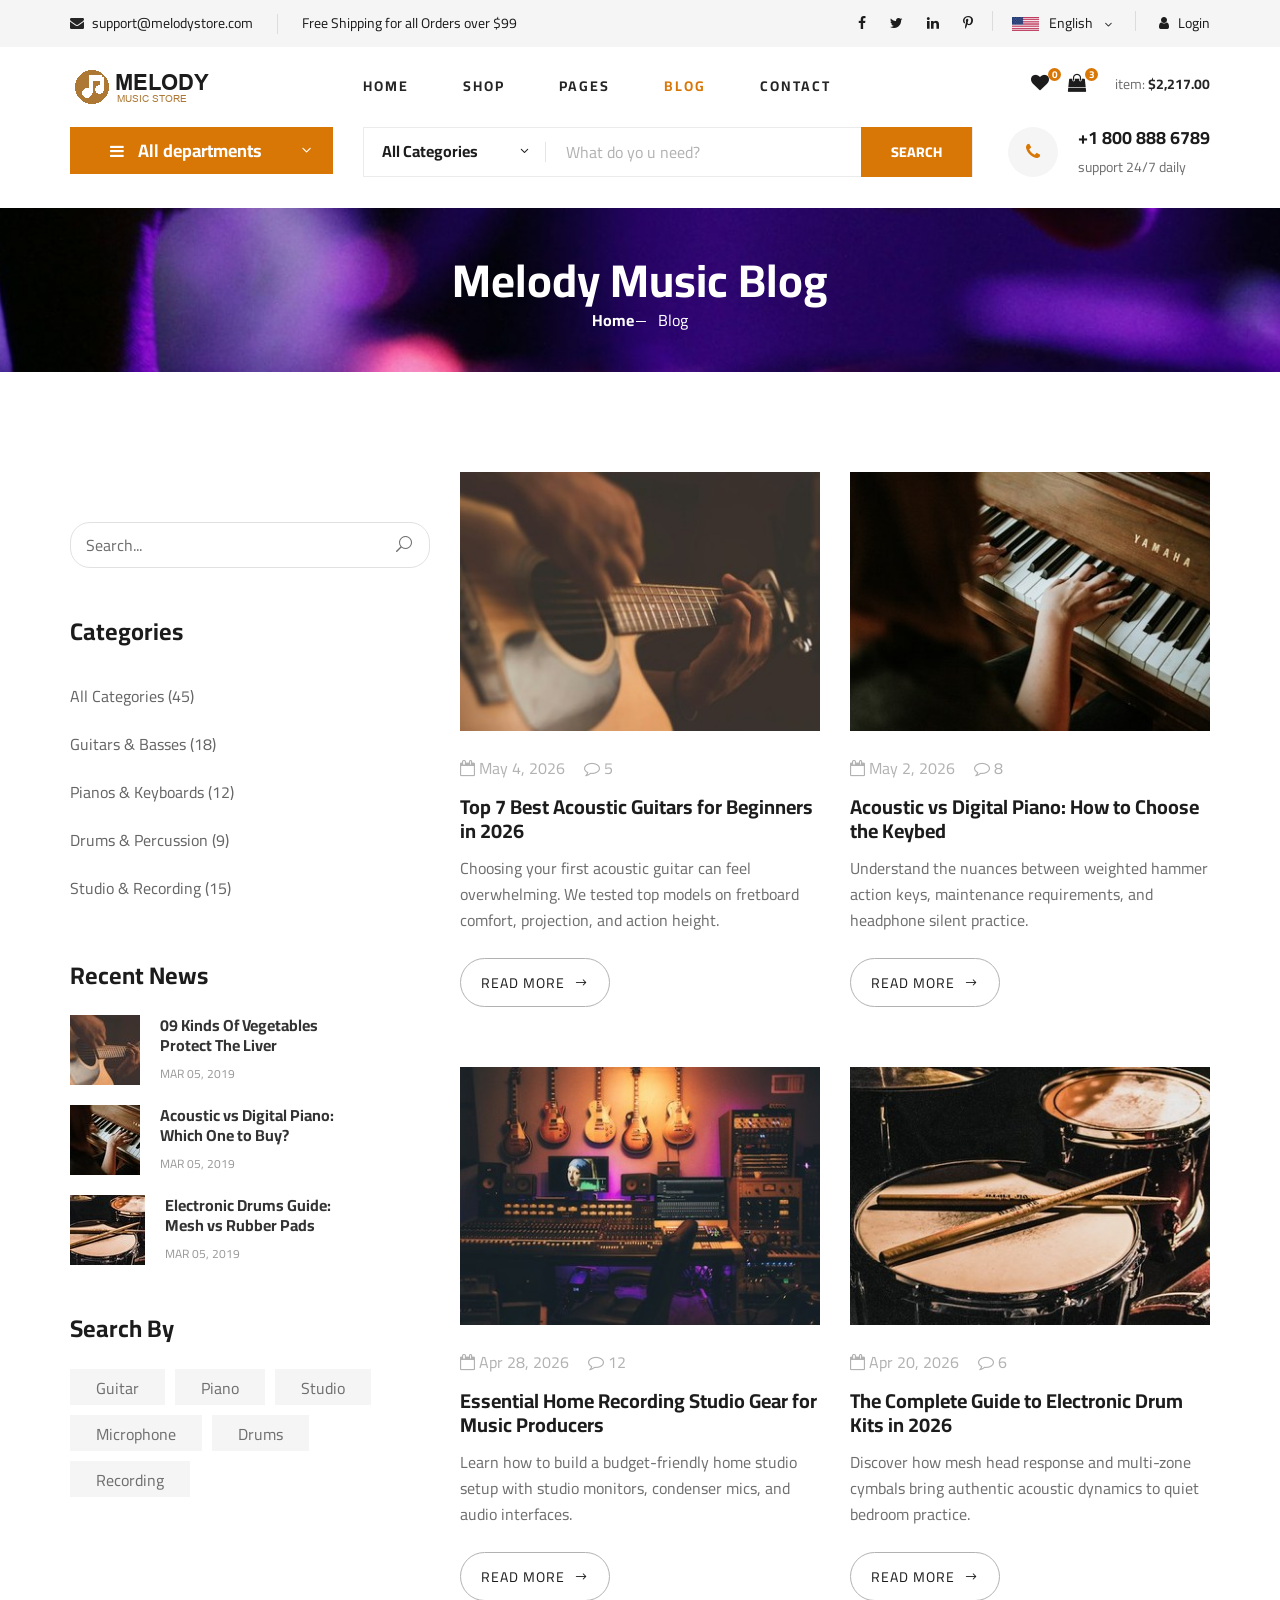
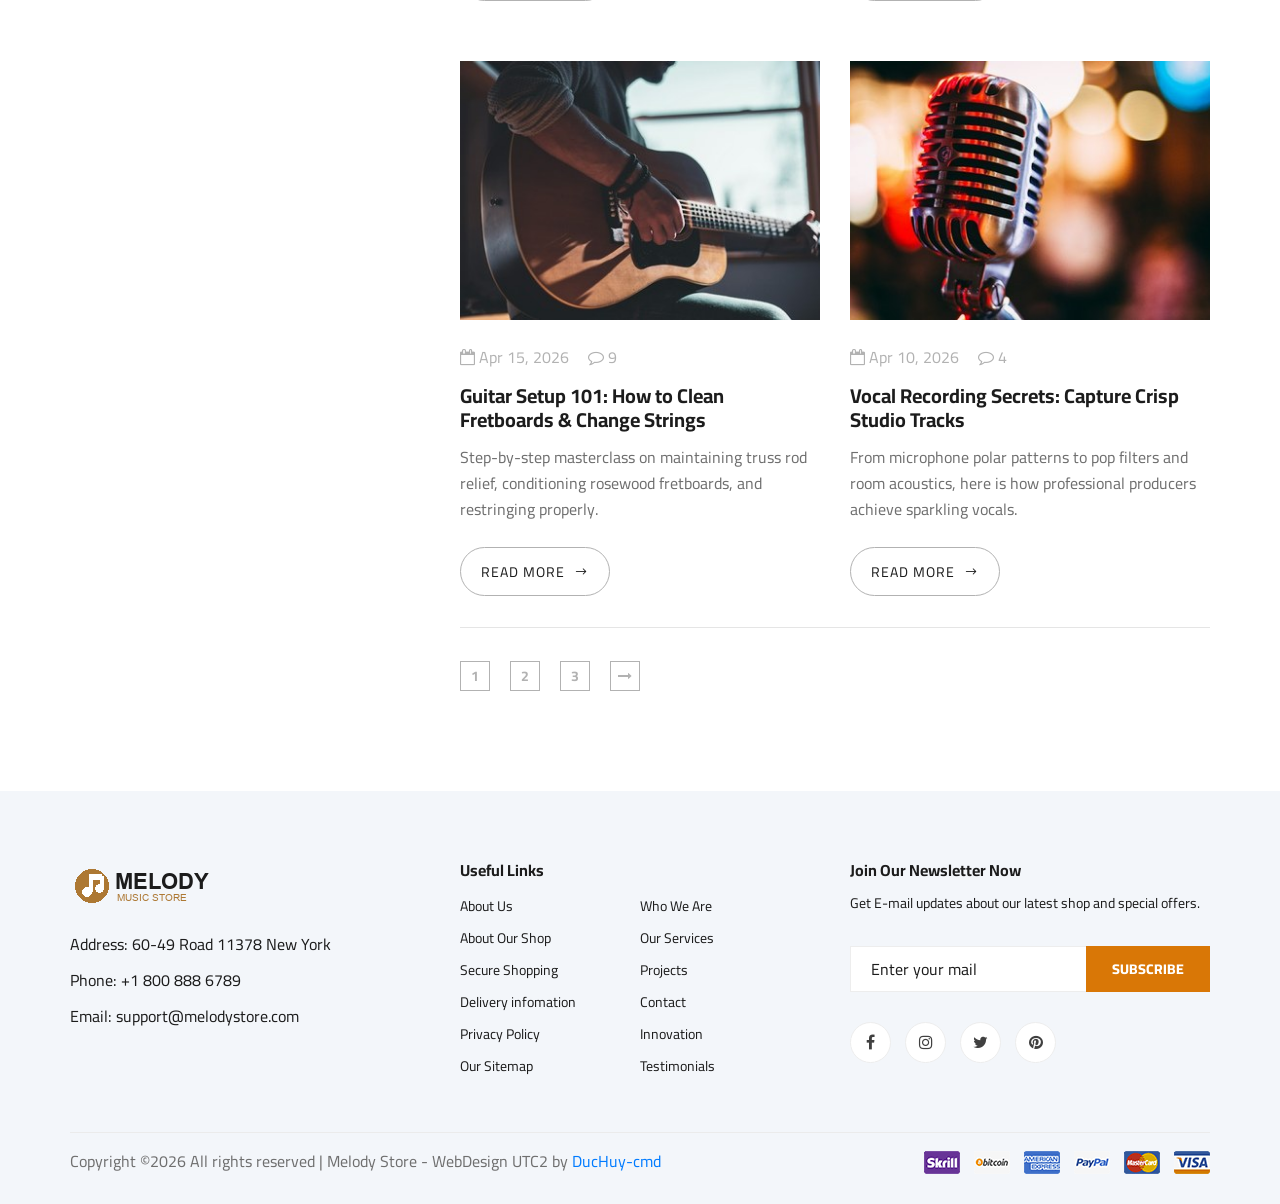
<file: blog.html>
<!DOCTYPE html>
<html lang="zxx">

<head>
    <meta charset="UTF-8">
    <meta name="description" content="Melody Store - Premium Musical Instruments & Pro Audio Gear">
    <meta name="keywords" content="Melody Store, guitars, pianos, drums, microphones, musical instruments, pro audio">
    <meta name="viewport" content="width=device-width, initial-scale=1.0">
    <meta http-equiv="X-UA-Compatible" content="ie=edge">
    <title>Melody Music Blog & Gear Guides | Melody Store</title>

    <!-- Google Font -->
    <link href="https://fonts.googleapis.com/css2?family=Cairo:wght@200;300;400;600;900&display=swap" rel="stylesheet">

    <!-- Css Styles -->
    <link rel="stylesheet" href="Styles/bootstrap.min.css" type="text/css">
    <link rel="stylesheet" href="Styles/font-awesome.min.css" type="text/css">
    <link rel="stylesheet" href="Styles/elegant-icons.css" type="text/css">
    <link rel="stylesheet" href="Styles/nice-select.css" type="text/css">
    <link rel="stylesheet" href="Styles/jquery-ui.min.css" type="text/css">
    <link rel="stylesheet" href="Styles/owl.carousel.min.css" type="text/css">
    <link rel="stylesheet" href="Styles/slicknav.min.css" type="text/css">
    <link rel="stylesheet" href="Styles/style.css" type="text/css">
    <link rel="stylesheet" href="Styles/store.css" type="text/css">
</head>

<body>
    <!-- Page Preloder -->
    <div id="preloder">
        <div class="loader"></div>
    </div>

    <!-- Humberger Begin -->
    <div class="humberger__menu__overlay"></div>
    <div class="humberger__menu__wrapper">
        <div class="humberger__menu__logo">
            <a href="#"><img src="Images/logo.png" alt=""></a>
        </div>
        <div class="humberger__menu__cart">
            <ul>
                <li><a href="#"><i class="fa fa-heart"></i> <span>1</span></a></li>
                <li><a href="#"><i class="fa fa-shopping-bag"></i> <span>3</span></a></li>
            </ul>
            <div class="header__cart__price">item: <span>$2,217.00</span></div>
        </div>
        <div class="humberger__menu__widget">
            <div class="header__top__right__language">
                <img src="Images/language.png" alt="">
                <div>English</div>
                <span class="arrow_carrot-down"></span>
                <ul>
                    <li><a href="#">Spanis</a></li>
                    <li><a href="#">English</a></li>
                </ul>
            </div>
            <div class="header__top__right__auth">
                <a href="#"><i class="fa fa-user"></i> Login</a>
            </div>
        </div>
        <nav class="humberger__menu__nav mobile-menu">
            <ul>
                <li class="active"><a href="./index.html">Home</a></li>
                <li><a href="./shop-grid.html">Shop</a></li>
                <li><a href="#">Pages</a>
                    <ul class="header__menu__dropdown">
                        <li><a href="./shop-details.html">Shop Details</a></li>
                        <li><a href="./shoping-cart.html">Shoping Cart</a></li>
                        <li><a href="./checkout.html">Check Out</a></li>
                        <li><a href="./blog-details.html">Blog Details</a></li>
                    </ul>
                </li>
                <li class="active"><a href="./blog.html">Blog</a></li>
                <li><a href="./contact.html">Contact</a></li>
            </ul>
        </nav>
        <div id="mobile-menu-wrap"></div>
        <div class="header__top__right__social">
            <a href="#"><i class="fa fa-facebook"></i></a>
            <a href="#"><i class="fa fa-twitter"></i></a>
            <a href="#"><i class="fa fa-linkedin"></i></a>
            <a href="#"><i class="fa fa-pinterest-p"></i></a>
        </div>
        <div class="humberger__menu__contact">
            <ul>
                <li><i class="fa fa-envelope"></i> support@melodystore.com</li>
                <li>Free Shipping for all Orders over $99</li>
            </ul>
        </div>
    </div>
    <!-- Humberger End -->

    <!-- Header Section Begin -->
    <header class="header">
        <div class="header__top">
            <div class="container">
                <div class="row">
                    <div class="col-lg-6">
                        <div class="header__top__left">
                            <ul>
                                <li><i class="fa fa-envelope"></i> support@melodystore.com</li>
                                <li>Free Shipping for all Orders over $99</li>
                            </ul>
                        </div>
                    </div>
                    <div class="col-lg-6">
                        <div class="header__top__right">
                            <div class="header__top__right__social">
                                <a href="#"><i class="fa fa-facebook"></i></a>
                                <a href="#"><i class="fa fa-twitter"></i></a>
                                <a href="#"><i class="fa fa-linkedin"></i></a>
                                <a href="#"><i class="fa fa-pinterest-p"></i></a>
                            </div>
                            <div class="header__top__right__language">
                                <img src="Images/language.png" alt="">
                                <div>English</div>
                                <span class="arrow_carrot-down"></span>
                                <ul>
                                    <li><a href="#">Spanis</a></li>
                                    <li><a href="#">English</a></li>
                                </ul>
                            </div>
                            <div class="header__top__right__auth">
                                <a href="#"><i class="fa fa-user"></i> Login</a>
                            </div>
                        </div>
                    </div>
                </div>
            </div>
        </div>
        <div class="container">
            <div class="row">
                <div class="col-lg-3">
                    <div class="header__logo">
                        <a href="./index.html"><img src="Images/logo.png" alt=""></a>
                    </div>
                </div>
                <div class="col-lg-6">
                    <nav class="header__menu">
                        <ul>
                            <li><a href="./index.html">Home</a></li>
                            <li><a href="./shop-grid.html">Shop</a></li>
                            <li><a href="#">Pages</a>
                                <ul class="header__menu__dropdown">
                                    <li><a href="./shop-details.html">Shop Details</a></li>
                                    <li><a href="./shoping-cart.html">Shoping Cart</a></li>
                                    <li><a href="./checkout.html">Check Out</a></li>
                                    <li><a href="./blog-details.html">Blog Details</a></li>
                                </ul>
                            </li>
                            <li class="active"><a href="./blog.html">Blog</a></li>
                            <li><a href="./contact.html">Contact</a></li>
                        </ul>
                    </nav>
                </div>
                <div class="col-lg-3">
                    <div class="header__cart">
                        <ul>
                            <li><a href="#"><i class="fa fa-heart"></i> <span>1</span></a></li>
                            <li><a href="#"><i class="fa fa-shopping-bag"></i> <span>3</span></a></li>
                        </ul>
                        <div class="header__cart__price">item: <span>$2,217.00</span></div>
                    </div>
                </div>
            </div>
            <div class="humberger__open">
                <i class="fa fa-bars"></i>
            </div>
        </div>
    </header>
    <!-- Header Section End -->

    <!-- Hero Section Begin -->
    <section class="hero hero-normal">
        <div class="container">
            <div class="row">
                <div class="col-lg-3">
                    <div class="hero__categories">
                        <div class="hero__categories__all">
                            <i class="fa fa-bars"></i>
                            <span>All departments</span>
                        </div>
                        <ul>
                            <li><a href="shop-grid.html">Acoustic Guitars</a></li>
                            <li><a href="shop-grid.html">Electric Guitars & Bass</a></li>
                            <li><a href="shop-grid.html">Digital Pianos & Keyboards</a></li>
                            <li><a href="shop-grid.html">Drum Sets & Percussion</a></li>
                            <li><a href="shop-grid.html">Studio Microphones</a></li>
                            <li><a href="shop-grid.html">Audio Interfaces</a></li>
                            <li><a href="shop-grid.html">Guitar Amplifiers</a></li>
                            <li><a href="shop-grid.html">Studio Headphones</a></li>
                            <li><a href="shop-grid.html">Ukuleles & Folk</a></li>
                            <li><a href="shop-grid.html">Strings & Accessories</a></li>
                        </ul>
                    </div>
                </div>
                <div class="col-lg-9">
                    <div class="hero__search">
                        <div class="hero__search__form">
                            <form action="#">
                                <div class="hero__search__categories">
                                    All Categories
                                    <span class="arrow_carrot-down"></span>
                                </div>
                                <input type="text" placeholder="What do yo u need?">
                                <button type="submit" class="site-btn">SEARCH</button>
                            </form>
                        </div>
                        <div class="hero__search__phone">
                            <div class="hero__search__phone__icon">
                                <i class="fa fa-phone"></i>
                            </div>
                            <div class="hero__search__phone__text">
                                <h5>+1 800 888 6789</h5>
                                <span>support 24/7 daily</span>
                            </div>
                        </div>
                    </div>
                </div>
            </div>
        </div>
    </section>
    <!-- Hero Section End -->

    <!-- Breadcrumb Section Begin -->
    <section class="breadcrumb-section set-bg" data-setbg="Images/breadcrumb.jpg">
        <div class="container">
            <div class="row">
                <div class="col-lg-12 text-center">
                    <div class="breadcrumb__text">
                        <h2>Melody Music Blog</h2>
                        <div class="breadcrumb__option">
                            <a href="./index.html">Home</a>
                            <span>Blog</span>
                        </div>
                    </div>
                </div>
            </div>
        </div>
    </section>
    <!-- Breadcrumb Section End -->

    <!-- Blog Section Begin -->
    <section class="blog spad">
        <div class="container">
            <div class="row">
                <div class="col-lg-4 col-md-5">
                    <div class="blog__sidebar">
                        <div class="blog__sidebar__search">
                            <form action="#">
                                <input type="text" placeholder="Search...">
                                <button type="submit"><span class="icon_search"></span></button>
                            </form>
                        </div>
                        <div class="blog__sidebar__item">
                            <h4>Categories</h4>
                            <ul>
                                <li><a href="#">All Categories (45)</a></li>
                                <li><a href="#">Guitars & Basses (18)</a></li>
                                <li><a href="#">Pianos & Keyboards (12)</a></li>
                                <li><a href="#">Drums & Percussion (9)</a></li>
                                <li><a href="#">Studio & Recording (15)</a></li>
                            </ul>
                        </div>
                        <div class="blog__sidebar__item">
                            <h4>Recent News</h4>
                            <div class="blog__sidebar__recent">
                                <a href="#" class="blog__sidebar__recent__item">
                                    <div class="blog__sidebar__recent__item__pic">
                                        <img src="Images/blog/sidebar/sr-1.jpg" alt="">
                                    </div>
                                    <div class="blog__sidebar__recent__item__text">
                                        <h6>09 Kinds Of Vegetables<br /> Protect The Liver</h6>
                                        <span>MAR 05, 2019</span>
                                    </div>
                                </a>
                                <a href="#" class="blog__sidebar__recent__item">
                                    <div class="blog__sidebar__recent__item__pic">
                                        <img src="Images/blog/sidebar/sr-2.jpg" alt="">
                                    </div>
                                    <div class="blog__sidebar__recent__item__text">
                                        <h6>Acoustic vs Digital Piano:<br />Which One to Buy?</h6>
                                        <span>MAR 05, 2019</span>
                                    </div>
                                </a>
                                <a href="#" class="blog__sidebar__recent__item">
                                    <div class="blog__sidebar__recent__item__pic">
                                        <img src="Images/blog/sidebar/sr-3.jpg" alt="">
                                    </div>
                                    <div class="blog__sidebar__recent__item__text">
                                        <h6>Electronic Drums Guide:<br />Mesh vs Rubber Pads</h6>
                                        <span>MAR 05, 2019</span>
                                    </div>
                                </a>
                            </div>
                        </div>
                        <div class="blog__sidebar__item">
                            <h4>Search By</h4>
                            <div class="blog__sidebar__item__tags">
                                <a href="#">Guitar</a>
                                <a href="#">Piano</a>
                                <a href="#">Studio</a>
                                <a href="#">Microphone</a>
                                <a href="#">Drums</a>
                                <a href="#">Recording</a>
                            </div>
                        </div>
                    </div>
                </div>
                <div class="col-lg-8 col-md-7">
                    <div class="row">
                        <div class="col-lg-6 col-md-6 col-sm-6">
                            <div class="blog__item">
                                <div class="blog__item__pic">
                                    <img src="Images/blog/blog-1.jpg" alt="Top 7 Best Acoustic Guitars for Beginners in 2026">
                                </div>
                                <div class="blog__item__text">
                                    <ul>
                                        <li><i class="fa fa-calendar-o"></i> May 4, 2026</li>
                                        <li><i class="fa fa-comment-o"></i> 5</li>
                                    </ul>
                                    <h5><a href="blog-details.html">Top 7 Best Acoustic Guitars for Beginners in 2026</a></h5>
                                    <p>Choosing your first acoustic guitar can feel overwhelming. We tested top models on fretboard comfort, projection, and action height.</p>
                                    <a href="blog-details.html" class="blog__btn">READ MORE <span class="arrow_right"></span></a>
                                </div>
                            </div>
                        </div>
                        <div class="col-lg-6 col-md-6 col-sm-6">
                            <div class="blog__item">
                                <div class="blog__item__pic">
                                    <img src="Images/blog/blog-2.jpg" alt="Acoustic vs Digital Piano: How to Choose the Keybed">
                                </div>
                                <div class="blog__item__text">
                                    <ul>
                                        <li><i class="fa fa-calendar-o"></i> May 2, 2026</li>
                                        <li><i class="fa fa-comment-o"></i> 8</li>
                                    </ul>
                                    <h5><a href="blog-details.html">Acoustic vs Digital Piano: How to Choose the Keybed</a></h5>
                                    <p>Understand the nuances between weighted hammer action keys, maintenance requirements, and headphone silent practice.</p>
                                    <a href="blog-details.html" class="blog__btn">READ MORE <span class="arrow_right"></span></a>
                                </div>
                            </div>
                        </div>
                        <div class="col-lg-6 col-md-6 col-sm-6">
                            <div class="blog__item">
                                <div class="blog__item__pic">
                                    <img src="Images/blog/blog-3.jpg" alt="Essential Home Recording Studio Gear for Music Producers">
                                </div>
                                <div class="blog__item__text">
                                    <ul>
                                        <li><i class="fa fa-calendar-o"></i> Apr 28, 2026</li>
                                        <li><i class="fa fa-comment-o"></i> 12</li>
                                    </ul>
                                    <h5><a href="blog-details.html">Essential Home Recording Studio Gear for Music Producers</a></h5>
                                    <p>Learn how to build a budget-friendly home studio setup with studio monitors, condenser mics, and audio interfaces.</p>
                                    <a href="blog-details.html" class="blog__btn">READ MORE <span class="arrow_right"></span></a>
                                </div>
                            </div>
                        </div>
                        <div class="col-lg-6 col-md-6 col-sm-6">
                            <div class="blog__item">
                                <div class="blog__item__pic">
                                    <img src="Images/blog/blog-4.jpg" alt="The Complete Guide to Electronic Drum Kits in 2026">
                                </div>
                                <div class="blog__item__text">
                                    <ul>
                                        <li><i class="fa fa-calendar-o"></i> Apr 20, 2026</li>
                                        <li><i class="fa fa-comment-o"></i> 6</li>
                                    </ul>
                                    <h5><a href="blog-details.html">The Complete Guide to Electronic Drum Kits in 2026</a></h5>
                                    <p>Discover how mesh head response and multi-zone cymbals bring authentic acoustic dynamics to quiet bedroom practice.</p>
                                    <a href="blog-details.html" class="blog__btn">READ MORE <span class="arrow_right"></span></a>
                                </div>
                            </div>
                        </div>
                        <div class="col-lg-6 col-md-6 col-sm-6">
                            <div class="blog__item">
                                <div class="blog__item__pic">
                                    <img src="Images/blog/blog-5.jpg" alt="Guitar Setup 101: How to Clean Fretboards & Change Strings">
                                </div>
                                <div class="blog__item__text">
                                    <ul>
                                        <li><i class="fa fa-calendar-o"></i> Apr 15, 2026</li>
                                        <li><i class="fa fa-comment-o"></i> 9</li>
                                    </ul>
                                    <h5><a href="blog-details.html">Guitar Setup 101: How to Clean Fretboards & Change Strings</a></h5>
                                    <p>Step-by-step masterclass on maintaining truss rod relief, conditioning rosewood fretboards, and restringing properly.</p>
                                    <a href="blog-details.html" class="blog__btn">READ MORE <span class="arrow_right"></span></a>
                                </div>
                            </div>
                        </div>
                        <div class="col-lg-6 col-md-6 col-sm-6">
                            <div class="blog__item">
                                <div class="blog__item__pic">
                                    <img src="Images/blog/blog-6.jpg" alt="Vocal Recording Secrets: Capture Crisp Studio Tracks">
                                </div>
                                <div class="blog__item__text">
                                    <ul>
                                        <li><i class="fa fa-calendar-o"></i> Apr 10, 2026</li>
                                        <li><i class="fa fa-comment-o"></i> 4</li>
                                    </ul>
                                    <h5><a href="blog-details.html">Vocal Recording Secrets: Capture Crisp Studio Tracks</a></h5>
                                    <p>From microphone polar patterns to pop filters and room acoustics, here is how professional producers achieve sparkling vocals.</p>
                                    <a href="blog-details.html" class="blog__btn">READ MORE <span class="arrow_right"></span></a>
                                </div>
                            </div>
                        </div>
                        <div class="col-lg-12">
                            <div class="product__pagination blog__pagination">
                                <a href="#">1</a>
                                <a href="#">2</a>
                                <a href="#">3</a>
                                <a href="#"><i class="fa fa-long-arrow-right"></i></a>
                            </div>
                        </div>
                    </div>
                </div>
            </div>
        </div>
    </section>
    <!-- Blog Section End -->

    <!-- Footer Section Begin -->
    <footer class="footer spad">
        <div class="container">
            <div class="row">
                <div class="col-lg-3 col-md-6 col-sm-6">
                    <div class="footer__about">
                        <div class="footer__about__logo">
                            <a href="./index.html"><img src="Images/logo.png" alt=""></a>
                        </div>
                        <ul>
                            <li>Address: 60-49 Road 11378 New York</li>
                            <li>Phone: +1 800 888 6789</li>
                            <li>Email: support@melodystore.com</li>
                        </ul>
                    </div>
                </div>
                <div class="col-lg-4 col-md-6 col-sm-6 offset-lg-1">
                    <div class="footer__widget">
                        <h6>Useful Links</h6>
                        <ul>
                            <li><a href="#">About Us</a></li>
                            <li><a href="#">About Our Shop</a></li>
                            <li><a href="#">Secure Shopping</a></li>
                            <li><a href="#">Delivery infomation</a></li>
                            <li><a href="#">Privacy Policy</a></li>
                            <li><a href="#">Our Sitemap</a></li>
                        </ul>
                        <ul>
                            <li><a href="#">Who We Are</a></li>
                            <li><a href="#">Our Services</a></li>
                            <li><a href="#">Projects</a></li>
                            <li><a href="#">Contact</a></li>
                            <li><a href="#">Innovation</a></li>
                            <li><a href="#">Testimonials</a></li>
                        </ul>
                    </div>
                </div>
                <div class="col-lg-4 col-md-12">
                    <div class="footer__widget">
                        <h6>Join Our Newsletter Now</h6>
                        <p>Get E-mail updates about our latest shop and special offers.</p>
                        <form action="#">
                            <input type="text" placeholder="Enter your mail">
                            <button type="submit" class="site-btn">Subscribe</button>
                        </form>
                        <div class="footer__widget__social">
                            <a href="#"><i class="fa fa-facebook"></i></a>
                            <a href="#"><i class="fa fa-instagram"></i></a>
                            <a href="#"><i class="fa fa-twitter"></i></a>
                            <a href="#"><i class="fa fa-pinterest"></i></a>
                        </div>
                    </div>
                </div>
            </div>
            <div class="row">
                <div class="col-lg-12">
                    <div class="footer__copyright">
                        <div class="footer__copyright__text"><p><!-- Link back to Colorlib can't be removed. Template is licensed under CC BY 3.0. -->
  Copyright &copy;<script>document.write(new Date().getFullYear());</script> All rights reserved | Melody Store - WebDesign UTC2 by <a href="https://github.com/DucHuy-cmd" target="_blank">DucHuy-cmd</a>
  <!-- Link back to Colorlib can't be removed. Template is licensed under CC BY 3.0. --></p></div>
                        <div class="footer__copyright__payment"><img src="Images/payment-item.png" alt=""></div>
                    </div>
                </div>
            </div>
        </div>
    </footer>
    <!-- Footer Section End -->

    <!-- Js Plugins -->
    <script src="Scripts/jquery-3.3.1.min.js"></script>
    <script src="Scripts/bootstrap.min.js"></script>
    <script src="Scripts/jquery.nice-select.min.js"></script>
    <script src="Scripts/jquery-ui.min.js"></script>
    <script src="Scripts/jquery.slicknav.js"></script>
    <script src="Scripts/mixitup.min.js"></script>
    <script src="Scripts/owl.carousel.min.js"></script>
    <script src="Scripts/main.js"></script>
    <script src="Scripts/store.js"></script>



</body>

</html>
</file>
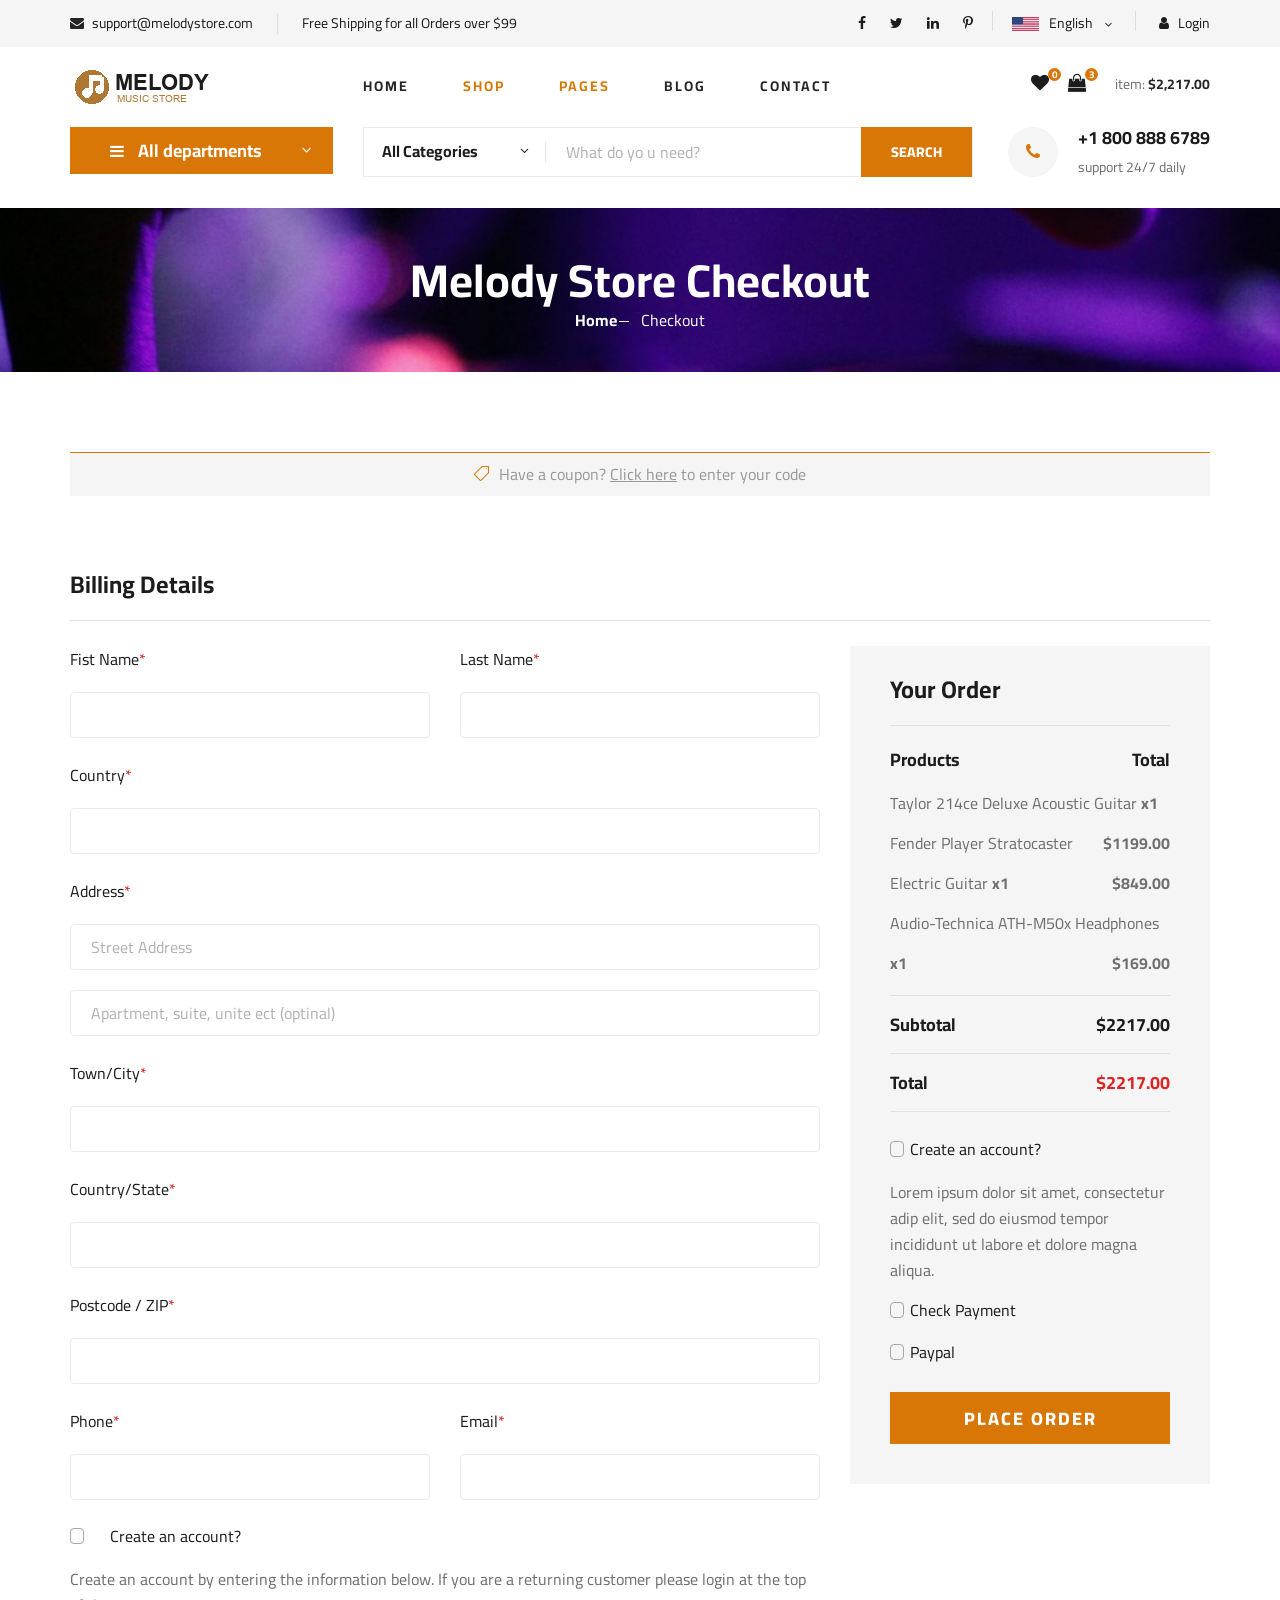
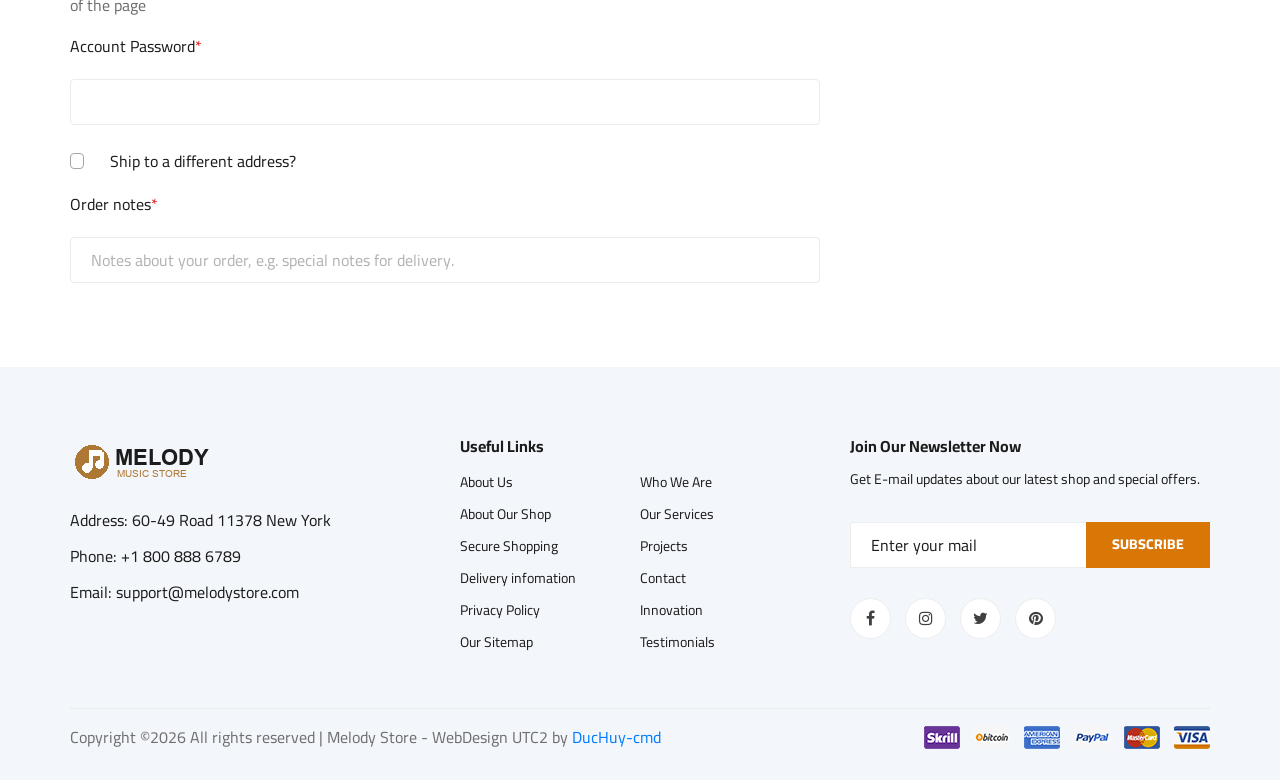
<file: checkout.html>
<!DOCTYPE html>
<html lang="zxx">

<head>
    <meta charset="UTF-8">
    <meta name="description" content="Melody Store - Premium Musical Instruments & Pro Audio Gear">
    <meta name="keywords" content="Melody Store, guitars, pianos, drums, microphones, musical instruments, pro audio">
    <meta name="viewport" content="width=device-width, initial-scale=1.0">
    <meta http-equiv="X-UA-Compatible" content="ie=edge">
    <title>Checkout | Melody Store</title>

    <!-- Google Font -->
    <link href="https://fonts.googleapis.com/css2?family=Cairo:wght@200;300;400;600;900&display=swap" rel="stylesheet">

    <!-- Css Styles -->
    <link rel="stylesheet" href="Styles/bootstrap.min.css" type="text/css">
    <link rel="stylesheet" href="Styles/font-awesome.min.css" type="text/css">
    <link rel="stylesheet" href="Styles/elegant-icons.css" type="text/css">
    <link rel="stylesheet" href="Styles/nice-select.css" type="text/css">
    <link rel="stylesheet" href="Styles/jquery-ui.min.css" type="text/css">
    <link rel="stylesheet" href="Styles/owl.carousel.min.css" type="text/css">
    <link rel="stylesheet" href="Styles/slicknav.min.css" type="text/css">
    <link rel="stylesheet" href="Styles/style.css" type="text/css">
    <link rel="stylesheet" href="Styles/store.css" type="text/css">
</head>

<body>
    <!-- Page Preloder -->
    <div id="preloder">
        <div class="loader"></div>
    </div>

    <!-- Humberger Begin -->
    <div class="humberger__menu__overlay"></div>
    <div class="humberger__menu__wrapper">
        <div class="humberger__menu__logo">
            <a href="#"><img src="Images/logo.png" alt=""></a>
        </div>
        <div class="humberger__menu__cart">
            <ul>
                <li><a href="#"><i class="fa fa-heart"></i> <span>1</span></a></li>
                <li><a href="#"><i class="fa fa-shopping-bag"></i> <span>3</span></a></li>
            </ul>
            <div class="header__cart__price">item: <span>$2,217.00</span></div>
        </div>
        <div class="humberger__menu__widget">
            <div class="header__top__right__language">
                <img src="Images/language.png" alt="">
                <div>English</div>
                <span class="arrow_carrot-down"></span>
                <ul>
                    <li><a href="#">Spanis</a></li>
                    <li><a href="#">English</a></li>
                </ul>
            </div>
            <div class="header__top__right__auth">
                <a href="#"><i class="fa fa-user"></i> Login</a>
            </div>
        </div>
        <nav class="humberger__menu__nav mobile-menu">
            <ul>
                <li class="active"><a href="./index.html">Home</a></li>
                <li><a href="./shop-grid.html">Shop</a></li>
                <li class="active"><a href="#">Pages</a>
                    <ul class="header__menu__dropdown">
                        <li><a href="./shop-details.html">Shop Details</a></li>
                        <li><a href="./shoping-cart.html">Shoping Cart</a></li>
                        <li><a href="./checkout.html">Check Out</a></li>
                        <li><a href="./blog-details.html">Blog Details</a></li>
                    </ul>
                </li>
                <li><a href="./blog.html">Blog</a></li>
                <li><a href="./contact.html">Contact</a></li>
            </ul>
        </nav>
        <div id="mobile-menu-wrap"></div>
        <div class="header__top__right__social">
            <a href="#"><i class="fa fa-facebook"></i></a>
            <a href="#"><i class="fa fa-twitter"></i></a>
            <a href="#"><i class="fa fa-linkedin"></i></a>
            <a href="#"><i class="fa fa-pinterest-p"></i></a>
        </div>
        <div class="humberger__menu__contact">
            <ul>
                <li><i class="fa fa-envelope"></i> support@melodystore.com</li>
                <li>Free Shipping for all Orders over $99</li>
            </ul>
        </div>
    </div>
    <!-- Humberger End -->

    <!-- Header Section Begin -->
    <header class="header">
        <div class="header__top">
            <div class="container">
                <div class="row">
                    <div class="col-lg-6">
                        <div class="header__top__left">
                            <ul>
                                <li><i class="fa fa-envelope"></i> support@melodystore.com</li>
                                <li>Free Shipping for all Orders over $99</li>
                            </ul>
                        </div>
                    </div>
                    <div class="col-lg-6">
                        <div class="header__top__right">
                            <div class="header__top__right__social">
                                <a href="#"><i class="fa fa-facebook"></i></a>
                                <a href="#"><i class="fa fa-twitter"></i></a>
                                <a href="#"><i class="fa fa-linkedin"></i></a>
                                <a href="#"><i class="fa fa-pinterest-p"></i></a>
                            </div>
                            <div class="header__top__right__language">
                                <img src="Images/language.png" alt="">
                                <div>English</div>
                                <span class="arrow_carrot-down"></span>
                                <ul>
                                    <li><a href="#">Spanis</a></li>
                                    <li><a href="#">English</a></li>
                                </ul>
                            </div>
                            <div class="header__top__right__auth">
                                <a href="#"><i class="fa fa-user"></i> Login</a>
                            </div>
                        </div>
                    </div>
                </div>
            </div>
        </div>
        <div class="container">
            <div class="row">
                <div class="col-lg-3">
                    <div class="header__logo">
                        <a href="./index.html"><img src="Images/logo.png" alt=""></a>
                    </div>
                </div>
                <div class="col-lg-6">
                    <nav class="header__menu">
                        <ul>
                            <li><a href="./index.html">Home</a></li>
                            <li class="active"><a href="./shop-grid.html">Shop</a></li>
                            <li class="active"><a href="#">Pages</a>
                                <ul class="header__menu__dropdown">
                                    <li><a href="./shop-details.html">Shop Details</a></li>
                                    <li><a href="./shoping-cart.html">Shoping Cart</a></li>
                                    <li><a href="./checkout.html">Check Out</a></li>
                                    <li><a href="./blog-details.html">Blog Details</a></li>
                                </ul>
                            </li>
                            <li><a href="./blog.html">Blog</a></li>
                            <li><a href="./contact.html">Contact</a></li>
                        </ul>
                    </nav>
                </div>
                <div class="col-lg-3">
                    <div class="header__cart">
                        <ul>
                            <li><a href="#"><i class="fa fa-heart"></i> <span>1</span></a></li>
                            <li><a href="#"><i class="fa fa-shopping-bag"></i> <span>3</span></a></li>
                        </ul>
                        <div class="header__cart__price">item: <span>$2,217.00</span></div>
                    </div>
                </div>
            </div>
            <div class="humberger__open">
                <i class="fa fa-bars"></i>
            </div>
        </div>
    </header>
    <!-- Header Section End -->

    <!-- Hero Section Begin -->
    <section class="hero hero-normal">
        <div class="container">
            <div class="row">
                <div class="col-lg-3">
                    <div class="hero__categories">
                        <div class="hero__categories__all">
                            <i class="fa fa-bars"></i>
                            <span>All departments</span>
                        </div>
                        <ul>
                            <li><a href="shop-grid.html">Acoustic Guitars</a></li>
                            <li><a href="shop-grid.html">Electric Guitars & Bass</a></li>
                            <li><a href="shop-grid.html">Digital Pianos & Keyboards</a></li>
                            <li><a href="shop-grid.html">Drum Sets & Percussion</a></li>
                            <li><a href="shop-grid.html">Studio Microphones</a></li>
                            <li><a href="shop-grid.html">Audio Interfaces</a></li>
                            <li><a href="shop-grid.html">Guitar Amplifiers</a></li>
                            <li><a href="shop-grid.html">Studio Headphones</a></li>
                            <li><a href="shop-grid.html">Ukuleles & Folk</a></li>
                            <li><a href="shop-grid.html">Strings & Accessories</a></li>
                        </ul>
                    </div>
                </div>
                <div class="col-lg-9">
                    <div class="hero__search">
                        <div class="hero__search__form">
                            <form action="#">
                                <div class="hero__search__categories">
                                    All Categories
                                    <span class="arrow_carrot-down"></span>
                                </div>
                                <input type="text" placeholder="What do yo u need?">
                                <button type="submit" class="site-btn">SEARCH</button>
                            </form>
                        </div>
                        <div class="hero__search__phone">
                            <div class="hero__search__phone__icon">
                                <i class="fa fa-phone"></i>
                            </div>
                            <div class="hero__search__phone__text">
                                <h5>+1 800 888 6789</h5>
                                <span>support 24/7 daily</span>
                            </div>
                        </div>
                    </div>
                </div>
            </div>
        </div>
    </section>
    <!-- Hero Section End -->

    <!-- Breadcrumb Section Begin -->
    <section class="breadcrumb-section set-bg" data-setbg="Images/breadcrumb.jpg">
        <div class="container">
            <div class="row">
                <div class="col-lg-12 text-center">
                    <div class="breadcrumb__text">
                        <h2>Melody Store Checkout</h2>
                        <div class="breadcrumb__option">
                            <a href="./index.html">Home</a>
                            <span>Checkout</span>
                        </div>
                    </div>
                </div>
            </div>
        </div>
    </section>
    <!-- Breadcrumb Section End -->

    <!-- Checkout Section Begin -->
    <section class="checkout spad">
        <div class="container">
            <div class="row">
                <div class="col-lg-12">
                    <h6><span class="icon_tag_alt"></span> Have a coupon? <a href="#">Click here</a> to enter your code
                    </h6>
                </div>
            </div>
            <div class="checkout__form">
                <h4>Billing Details</h4>
                <form action="#">
                    <div class="row">
                        <div class="col-lg-8 col-md-6">
                            <div class="row">
                                <div class="col-lg-6">
                                    <div class="checkout__input">
                                        <p>Fist Name<span>*</span></p>
                                        <input type="text">
                                    </div>
                                </div>
                                <div class="col-lg-6">
                                    <div class="checkout__input">
                                        <p>Last Name<span>*</span></p>
                                        <input type="text">
                                    </div>
                                </div>
                            </div>
                            <div class="checkout__input">
                                <p>Country<span>*</span></p>
                                <input type="text">
                            </div>
                            <div class="checkout__input">
                                <p>Address<span>*</span></p>
                                <input type="text" placeholder="Street Address" class="checkout__input__add">
                                <input type="text" placeholder="Apartment, suite, unite ect (optinal)">
                            </div>
                            <div class="checkout__input">
                                <p>Town/City<span>*</span></p>
                                <input type="text">
                            </div>
                            <div class="checkout__input">
                                <p>Country/State<span>*</span></p>
                                <input type="text">
                            </div>
                            <div class="checkout__input">
                                <p>Postcode / ZIP<span>*</span></p>
                                <input type="text">
                            </div>
                            <div class="row">
                                <div class="col-lg-6">
                                    <div class="checkout__input">
                                        <p>Phone<span>*</span></p>
                                        <input type="text">
                                    </div>
                                </div>
                                <div class="col-lg-6">
                                    <div class="checkout__input">
                                        <p>Email<span>*</span></p>
                                        <input type="text">
                                    </div>
                                </div>
                            </div>
                            <div class="checkout__input__checkbox">
                                <label for="acc">
                                    Create an account?
                                    <input type="checkbox" id="acc">
                                    <span class="checkmark"></span>
                                </label>
                            </div>
                            <p>Create an account by entering the information below. If you are a returning customer
                                please login at the top of the page</p>
                            <div class="checkout__input">
                                <p>Account Password<span>*</span></p>
                                <input type="text">
                            </div>
                            <div class="checkout__input__checkbox">
                                <label for="diff-acc">
                                    Ship to a different address?
                                    <input type="checkbox" id="diff-acc">
                                    <span class="checkmark"></span>
                                </label>
                            </div>
                            <div class="checkout__input">
                                <p>Order notes<span>*</span></p>
                                <input type="text"
                                    placeholder="Notes about your order, e.g. special notes for delivery.">
                            </div>
                        </div>
                        <div class="col-lg-4 col-md-6">
                            <div class="checkout__order">
                                <h4>Your Order</h4>
                                <div class="checkout__order__products">Products <span>Total</span></div>
                                <ul>
                                    <li>Taylor 214ce Deluxe <span>$1,199.00</span></li>
                                    <li>Fender Player Stratocaster <span>$849.00</span></li>
                                    <li>Audio-Technica ATH-M50x <span>$169.00</span></li>
                                </ul>
                                <div class="checkout__order__subtotal">Subtotal <span>$2,217.00</span></div>
                                <div class="checkout__order__total">Total <span>$2,217.00</span></div>
                                <div class="checkout__input__checkbox">
                                    <label for="acc-or">
                                        Create an account?
                                        <input type="checkbox" id="acc-or">
                                        <span class="checkmark"></span>
                                    </label>
                                </div>
                                <p>Lorem ipsum dolor sit amet, consectetur adip elit, sed do eiusmod tempor incididunt
                                    ut labore et dolore magna aliqua.</p>
                                <div class="checkout__input__checkbox">
                                    <label for="payment">
                                        Check Payment
                                        <input type="checkbox" id="payment">
                                        <span class="checkmark"></span>
                                    </label>
                                </div>
                                <div class="checkout__input__checkbox">
                                    <label for="paypal">
                                        Paypal
                                        <input type="checkbox" id="paypal">
                                        <span class="checkmark"></span>
                                    </label>
                                </div>
                                <button type="submit" class="site-btn">PLACE ORDER</button>
                            </div>
                        </div>
                    </div>
                </form>
            </div>
        </div>
    </section>
    <!-- Checkout Section End -->

    <!-- Footer Section Begin -->
    <footer class="footer spad">
        <div class="container">
            <div class="row">
                <div class="col-lg-3 col-md-6 col-sm-6">
                    <div class="footer__about">
                        <div class="footer__about__logo">
                            <a href="./index.html"><img src="Images/logo.png" alt=""></a>
                        </div>
                        <ul>
                            <li>Address: 60-49 Road 11378 New York</li>
                            <li>Phone: +1 800 888 6789</li>
                            <li>Email: support@melodystore.com</li>
                        </ul>
                    </div>
                </div>
                <div class="col-lg-4 col-md-6 col-sm-6 offset-lg-1">
                    <div class="footer__widget">
                        <h6>Useful Links</h6>
                        <ul>
                            <li><a href="#">About Us</a></li>
                            <li><a href="#">About Our Shop</a></li>
                            <li><a href="#">Secure Shopping</a></li>
                            <li><a href="#">Delivery infomation</a></li>
                            <li><a href="#">Privacy Policy</a></li>
                            <li><a href="#">Our Sitemap</a></li>
                        </ul>
                        <ul>
                            <li><a href="#">Who We Are</a></li>
                            <li><a href="#">Our Services</a></li>
                            <li><a href="#">Projects</a></li>
                            <li><a href="#">Contact</a></li>
                            <li><a href="#">Innovation</a></li>
                            <li><a href="#">Testimonials</a></li>
                        </ul>
                    </div>
                </div>
                <div class="col-lg-4 col-md-12">
                    <div class="footer__widget">
                        <h6>Join Our Newsletter Now</h6>
                        <p>Get E-mail updates about our latest shop and special offers.</p>
                        <form action="#">
                            <input type="text" placeholder="Enter your mail">
                            <button type="submit" class="site-btn">Subscribe</button>
                        </form>
                        <div class="footer__widget__social">
                            <a href="#"><i class="fa fa-facebook"></i></a>
                            <a href="#"><i class="fa fa-instagram"></i></a>
                            <a href="#"><i class="fa fa-twitter"></i></a>
                            <a href="#"><i class="fa fa-pinterest"></i></a>
                        </div>
                    </div>
                </div>
            </div>
            <div class="row">
                <div class="col-lg-12">
                    <div class="footer__copyright">
                        <div class="footer__copyright__text"><p><!-- Link back to Colorlib can't be removed. Template is licensed under CC BY 3.0. -->
  Copyright &copy;<script>document.write(new Date().getFullYear());</script> All rights reserved | Melody Store - WebDesign UTC2 by <a href="https://github.com/DucHuy-cmd" target="_blank">DucHuy-cmd</a>
  <!-- Link back to Colorlib can't be removed. Template is licensed under CC BY 3.0. --></p></div>
                        <div class="footer__copyright__payment"><img src="Images/payment-item.png" alt=""></div>
                    </div>
                </div>
            </div>
        </div>
    </footer>
    <!-- Footer Section End -->

    <!-- Js Plugins -->
    <script src="Scripts/jquery-3.3.1.min.js"></script>
    <script src="Scripts/bootstrap.min.js"></script>
    <script src="Scripts/jquery.nice-select.min.js"></script>
    <script src="Scripts/jquery-ui.min.js"></script>
    <script src="Scripts/jquery.slicknav.js"></script>
    <script src="Scripts/mixitup.min.js"></script>
    <script src="Scripts/owl.carousel.min.js"></script>
    <script src="Scripts/main.js"></script>
    <script src="Scripts/store.js"></script>

 

</body>

</html>
</file>
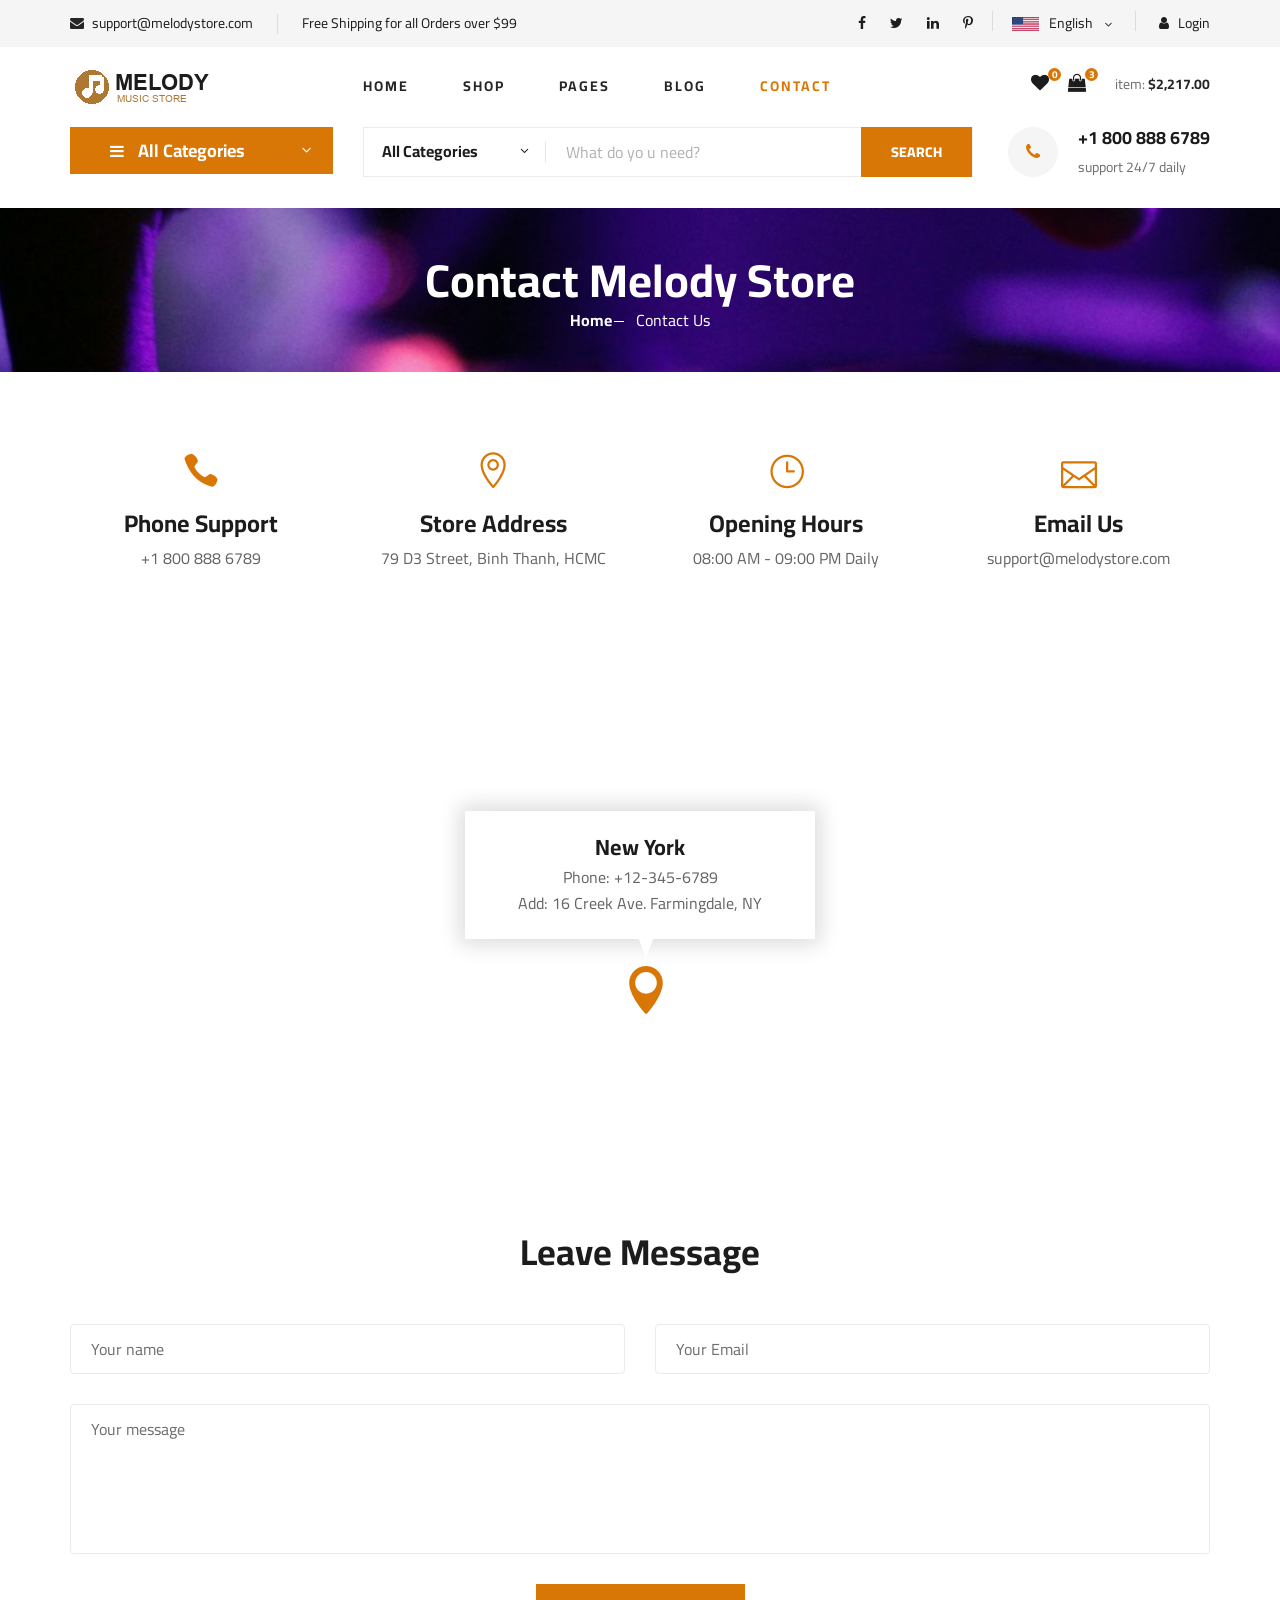
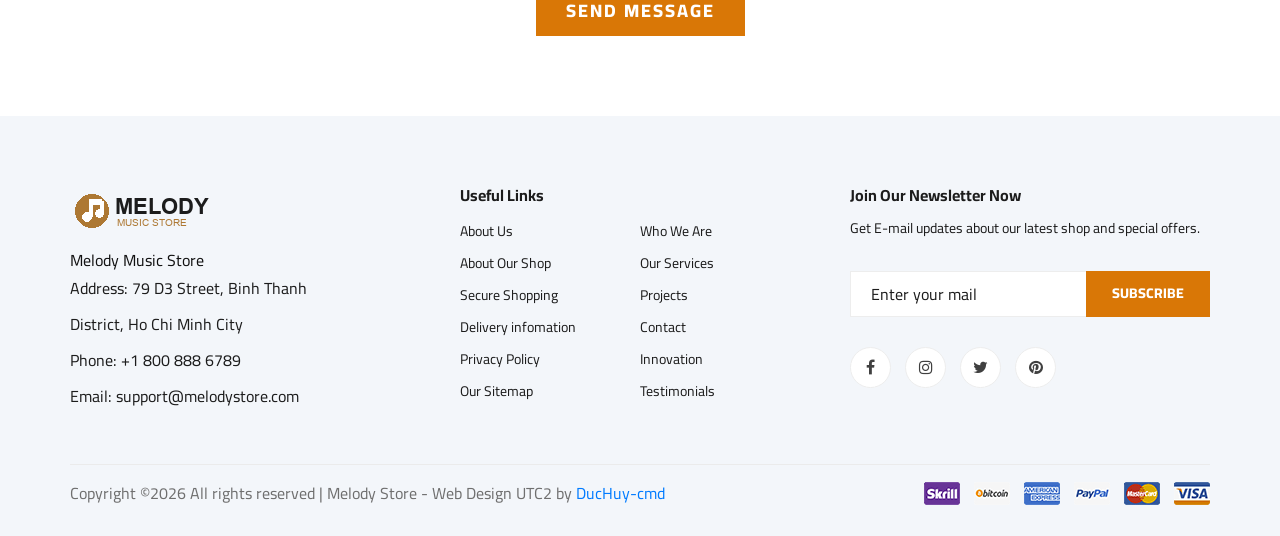
<file: contact.html>
<!DOCTYPE html>
<html lang="zxx">

<head>
    <meta charset="UTF-8">
    <meta name="description" content="Melody Store - Premium Musical Instruments & Pro Audio Gear">
    <meta name="keywords" content="Melody Store, guitars, pianos, drums, microphones, musical instruments, pro audio">
    <meta name="viewport" content="width=device-width, initial-scale=1.0">
    <meta http-equiv="X-UA-Compatible" content="ie=edge">
    <title>Contact Us | Melody Store</title>

    <!-- Google Font -->
    <link href="https://fonts.googleapis.com/css2?family=Cairo:wght@200;300;400;600;900&display=swap" rel="stylesheet">

    <!-- Css Styles -->
    <link rel="stylesheet" href="Styles/bootstrap.min.css" type="text/css">
    <link rel="stylesheet" href="Styles/font-awesome.min.css" type="text/css">
    <link rel="stylesheet" href="Styles/elegant-icons.css" type="text/css">
    <link rel="stylesheet" href="Styles/nice-select.css" type="text/css">
    <link rel="stylesheet" href="Styles/jquery-ui.min.css" type="text/css">
    <link rel="stylesheet" href="Styles/owl.carousel.min.css" type="text/css">
    <link rel="stylesheet" href="Styles/slicknav.min.css" type="text/css">
    <link rel="stylesheet" href="Styles/style.css" type="text/css">
    <link rel="stylesheet" href="Styles/store.css" type="text/css">
</head>

<body>
    <!-- Page Preloder -->
    <div id="preloder">
        <div class="loader"></div>
    </div>

    <!-- Humberger Begin -->
    <div class="humberger__menu__overlay"></div>
    <div class="humberger__menu__wrapper">
        <div class="humberger__menu__logo">
            <a href="#"><img src="Images/logo.png" alt=""></a>
        </div>
        <div class="humberger__menu__cart">
            <ul>
                <li><a href="#"><i class="fa fa-heart"></i> <span>2</span></a></li>
                <li><a href="shoping-cart.html"><i class="fa fa-shopping-bag"></i> <span>3</span></a></li>
            </ul>
            <div class="header__cart__price">item: <span>$2,217.00</span></div>
        </div>
        <div class="humberger__menu__widget">
            <div class="header__top__right__language">
                <img src="Images/language.png" alt="">
                <div>English</div>
                <span class="arrow_carrot-down"></span>
                <ul>
                    <li><a href="#">Spanis</a></li>
                    <li><a href="#">English</a></li>
                </ul>
            </div>
            <div class="header__top__right__auth">
                <a href="#"><i class="fa fa-user"></i> Login</a>
            </div>
        </div>
        <nav class="humberger__menu__nav mobile-menu">
                <ul>
                    <li ><a href="./index.html">Home</a></li>
                    <li ><a href="./shop-grid.html">Shop</a></li>
                    <li ><a href="#">Pages</a>
                        <ul class="header__menu__dropdown">
                            <li><a href="./shop-details.html">Shop Details</a></li>
                            <li><a href="./shoping-cart.html">Shoping Cart</a></li>
                            <li><a href="./checkout.html">Check Out</a></li>
                            <li><a href="./blog-details.html">Blog Details</a></li>
                        </ul>
                    </li>
                    <li ><a href="./blog.html">Blog</a></li>
                    <li class="active"><a href="./contact.html">Contact</a></li>
                </ul>
            </nav>
        <div id="mobile-menu-wrap"></div>
        <div class="header__top__right__social">
            <a href="#"><i class="fa fa-facebook"></i></a>
            <a href="#"><i class="fa fa-twitter"></i></a>
            <a href="#"><i class="fa fa-linkedin"></i></a>
            <a href="#"><i class="fa fa-pinterest-p"></i></a>
        </div>
        <div class="humberger__menu__contact">
            <ul>
                <li><i class="fa fa-envelope"></i> support@melodystore.com</li>
                <li>Free Shipping for all Orders over $99</li>
            </ul>
        </div>
    </div>
    <!-- Humberger End -->

    <!-- Header Section Begin -->
    <header class="header">
        <div class="header__top">
            <div class="container">
                <div class="row">
                    <div class="col-lg-6">
                        <div class="header__top__left">
                            <ul>
                                <li><i class="fa fa-envelope"></i> support@melodystore.com</li>
                                <li>Free Shipping for all Orders over $99</li>
                            </ul>
                        </div>
                    </div>
                    <div class="col-lg-6">
                        <div class="header__top__right">
                            <div class="header__top__right__social">
                                <a href="#"><i class="fa fa-facebook"></i></a>
                                <a href="#"><i class="fa fa-twitter"></i></a>
                                <a href="#"><i class="fa fa-linkedin"></i></a>
                                <a href="#"><i class="fa fa-pinterest-p"></i></a>
                            </div>
                            <div class="header__top__right__language">
                                <img src="Images/language.png" alt="">
                                <div>English</div>
                                <span class="arrow_carrot-down"></span>
                                <ul>
                                    <li><a href="#">Spanis</a></li>
                                    <li><a href="#">English</a></li>
                                </ul>
                            </div>
                            <div class="header__top__right__auth">
                                <a href="#"><i class="fa fa-user"></i> Login</a>
                            </div>
                        </div>
                    </div>
                </div>
            </div>
        </div>
        <div class="container">
            <div class="row">
                <div class="col-lg-3">
                    <div class="header__logo">
                        <a href="./index.html"><img src="Images/logo.png" alt=""></a>
                    </div>
                </div>
                <div class="col-lg-6">
                    <nav class="header__menu">
                        <ul>
                            <li ><a href="./index.html">Home</a></li>
                            <li ><a href="./shop-grid.html">Shop</a></li>
                            <li ><a href="#">Pages</a>
                                <ul class="header__menu__dropdown">
                                    <li><a href="./shop-details.html">Shop Details</a></li>
                                    <li><a href="./shoping-cart.html">Shoping Cart</a></li>
                                    <li><a href="./checkout.html">Check Out</a></li>
                                    <li><a href="./blog-details.html">Blog Details</a></li>
                                </ul>
                            </li>
                            <li ><a href="./blog.html">Blog</a></li>
                            <li class="active"><a href="./contact.html">Contact</a></li>
                        </ul>
                    </nav>
                </div>
                <div class="col-lg-3">
                    <div class="header__cart">
                        <ul>
                            <li><a href="#"><i class="fa fa-heart"></i> <span>2</span></a></li>
                            <li><a href="shoping-cart.html"><i class="fa fa-shopping-bag"></i> <span>3</span></a></li>
                        </ul>
                        <div class="header__cart__price">item: <span>$2,217.00</span></div>
                    </div>
                </div>
            </div>
            <div class="humberger__open">
                <i class="fa fa-bars"></i>
            </div>
        </div>
    </header>
    <!-- Header Section End -->

    <!-- Hero Section Begin -->
    <section class="hero hero-normal">
        <div class="container">
            <div class="row">
                <div class="col-lg-3">
                    <div class="hero__categories">
                        <div class="hero__categories__all">
                            <i class="fa fa-bars"></i>
                            <span>All Categories</span>
                        </div>
                        <ul>
                            <li><a href="shop-grid.html">Acoustic Guitars</a></li>
                            <li><a href="shop-grid.html">Electric Guitars & Bass</a></li>
                            <li><a href="shop-grid.html">Digital Pianos & Keyboards</a></li>
                            <li><a href="shop-grid.html">Drum Sets & Percussion</a></li>
                            <li><a href="shop-grid.html">Studio Microphones</a></li>
                            <li><a href="shop-grid.html">Audio Interfaces</a></li>
                            <li><a href="shop-grid.html">Guitar Amplifiers</a></li>
                            <li><a href="shop-grid.html">Studio Headphones</a></li>
                            <li><a href="shop-grid.html">Ukuleles & Folk</a></li>
                            <li><a href="shop-grid.html">Strings & Accessories</a></li>
                        </ul>
                    </div>
                </div>
                <div class="col-lg-9">
                    <div class="hero__search">
                        <div class="hero__search__form">
                            <form action="#">
                                <div class="hero__search__categories">
                                    All Categories
                                    <span class="arrow_carrot-down"></span>
                                </div>
                                <input type="text" placeholder="What do yo u need?">
                                <button type="submit" class="site-btn">SEARCH</button>
                            </form>
                        </div>
                        <div class="hero__search__phone">
                            <div class="hero__search__phone__icon">
                                <i class="fa fa-phone"></i>
                            </div>
                            <div class="hero__search__phone__text">
                                <h5>+1 800 888 6789</h5>
                                <span>support 24/7 daily</span>
                            </div>
                        </div>
                    </div>
                </div>
            </div>
        </div>
    </section>
    <!-- Hero Section End -->

    <!-- Breadcrumb Section Begin -->
    <section class="breadcrumb-section set-bg" data-setbg="Images/breadcrumb.jpg">
        <div class="container">
            <div class="row">
                <div class="col-lg-12 text-center">
                    <div class="breadcrumb__text">
                        <h2>Contact Melody Store</h2>
                        <div class="breadcrumb__option">
                            <a href="./index.html">Home</a>
                            <span>Contact Us</span>
                        </div>
                    </div>
                </div>
            </div>
        </div>
    </section>
    <!-- Breadcrumb Section End -->

    <!-- Contact Section Begin -->
    <section class="contact spad"><div class="container"><div class="row">
                <div class="col-lg-3 col-md-3 col-sm-6 text-center">
                    <div class="contact__widget">
                        <span class="icon_phone"></span>
                        <h4>Phone Support</h4>
                        <p>+1 800 888 6789</p>
                    </div>
                </div>
                <div class="col-lg-3 col-md-3 col-sm-6 text-center">
                    <div class="contact__widget">
                        <span class="icon_pin_alt"></span>
                        <h4>Store Address</h4>
                        <p>79 D3 Street, Binh Thanh, HCMC</p>
                    </div>
                </div>
                <div class="col-lg-3 col-md-3 col-sm-6 text-center">
                    <div class="contact__widget">
                        <span class="icon_clock_alt"></span>
                        <h4>Opening Hours</h4>
                        <p>08:00 AM - 09:00 PM Daily</p>
                    </div>
                </div>
                <div class="col-lg-3 col-md-3 col-sm-6 text-center">
                    <div class="contact__widget">
                        <span class="icon_mail_alt"></span>
                        <h4>Email Us</h4>
                        <p>support@melodystore.com</p>
                    </div>
                </div>
            </div></div></section>
    <!-- Contact Section End -->

    <!-- Map Begin -->
    <div class="map">
        <iframe
            src="https://www.google.com/maps/embed?pb=!1m18!1m12!1m3!1d49116.39176087041!2d-86.41867791216099!3d39.69977417971648!2m3!1f0!2f0!3f0!3m2!1i1024!2i768!4f13.1!3m3!1m2!1s0x886ca48c841038a1%3A0x70cfba96bf847f0!2sPlainfield%2C%20IN%2C%20USA!5e0!3m2!1sen!2sbd!4v1586106673811!5m2!1sen!2sbd"
            height="500" style="border:0;" allowfullscreen="" aria-hidden="false" tabindex="0"></iframe>
        <div class="map-inside">
            <i class="icon_pin"></i>
            <div class="inside-widget">
                <h4>New York</h4>
                <ul>
                    <li>Phone: +12-345-6789</li>
                    <li>Add: 16 Creek Ave. Farmingdale, NY</li>
                </ul>
            </div>
        </div>
    </div>
    <!-- Map End -->

    <!-- Contact Form Begin -->
    <div class="contact-form spad">
        <div class="container">
            <div class="row">
                <div class="col-lg-12">
                    <div class="contact__form__title">
                        <h2>Leave Message</h2>
                    </div>
                </div>
            </div>
            <form action="#">
                <div class="row">
                    <div class="col-lg-6 col-md-6">
                        <input type="text" placeholder="Your name">
                    </div>
                    <div class="col-lg-6 col-md-6">
                        <input type="text" placeholder="Your Email">
                    </div>
                    <div class="col-lg-12 text-center">
                        <textarea placeholder="Your message"></textarea>
                        <button type="submit" class="site-btn">SEND MESSAGE</button>
                    </div>
                </div>
            </form>
        </div>
    </div>
    <!-- Contact Form End -->

    <!-- Footer Section Begin -->
    <footer class="footer spad">
        <div class="container">
            <div class="row">
                <div class="col-lg-3 col-md-6 col-sm-6">
                    <div class="footer__about">
<div class="footer__about__logo"><a href="./index.html"><img src="Images/logo.png" alt="Melody Store"></a></div>
<h6>Melody Music Store</h6>
                        <ul>
                            <li>Address: 79 D3 Street, Binh Thanh District, Ho Chi Minh City</li>
                            <li>Phone: +1 800 888 6789</li>
                            <li>Email: support@melodystore.com</li>
                        </ul></div>
                </div>
                <div class="col-lg-4 col-md-6 col-sm-6 offset-lg-1">
                    <div class="footer__widget">
                        <h6>Useful Links</h6>
                        <ul>
                            <li><a href="#">About Us</a></li>
                            <li><a href="#">About Our Shop</a></li>
                            <li><a href="#">Secure Shopping</a></li>
                            <li><a href="#">Delivery infomation</a></li>
                            <li><a href="#">Privacy Policy</a></li>
                            <li><a href="#">Our Sitemap</a></li>
                        </ul>
                        <ul>
                            <li><a href="#">Who We Are</a></li>
                            <li><a href="#">Our Services</a></li>
                            <li><a href="#">Projects</a></li>
                            <li><a href="#">Contact</a></li>
                            <li><a href="#">Innovation</a></li>
                            <li><a href="#">Testimonials</a></li>
                        </ul>
                    </div>
                </div>
                <div class="col-lg-4 col-md-12">
                    <div class="footer__widget">
                        <h6>Join Our Newsletter Now</h6>
                        <p>Get E-mail updates about our latest shop and special offers.</p>
                        <form action="#">
                            <input type="text" placeholder="Enter your mail">
                            <button type="submit" class="site-btn">Subscribe</button>
                        </form>
                        <div class="footer__widget__social">
                            <a href="#"><i class="fa fa-facebook"></i></a>
                            <a href="#"><i class="fa fa-instagram"></i></a>
                            <a href="#"><i class="fa fa-twitter"></i></a>
                            <a href="#"><i class="fa fa-pinterest"></i></a>
                        </div>
                    </div>
                </div>
            </div>
            <div class="row">
                <div class="col-lg-12">
                    <div class="footer__copyright">
                        <div class="footer__copyright__text"><p>
  Copyright &copy;<script>document.write(new Date().getFullYear());</script> All rights reserved | Melody Store - Web Design UTC2 by <a href="https://github.com/DucHuy-cmd" target="_blank">DucHuy-cmd</a>
  </p></div>
                        <div class="footer__copyright__payment"><img src="Images/payment-item.png" alt=""></div>
                    </div>
                </div>
            </div>
        </div>
    </footer>
    <!-- Footer Section End -->

    <!-- Js Plugins -->
    <script src="Scripts/jquery-3.3.1.min.js"></script>
    <script src="Scripts/bootstrap.min.js"></script>
    <script src="Scripts/jquery.nice-select.min.js"></script>
    <script src="Scripts/jquery-ui.min.js"></script>
    <script src="Scripts/jquery.slicknav.js"></script>
    <script src="Scripts/mixitup.min.js"></script>
    <script src="Scripts/owl.carousel.min.js"></script>
    <script src="Scripts/main.js"></script>
    <script src="Scripts/store.js"></script>



</body>

</html>
</file>
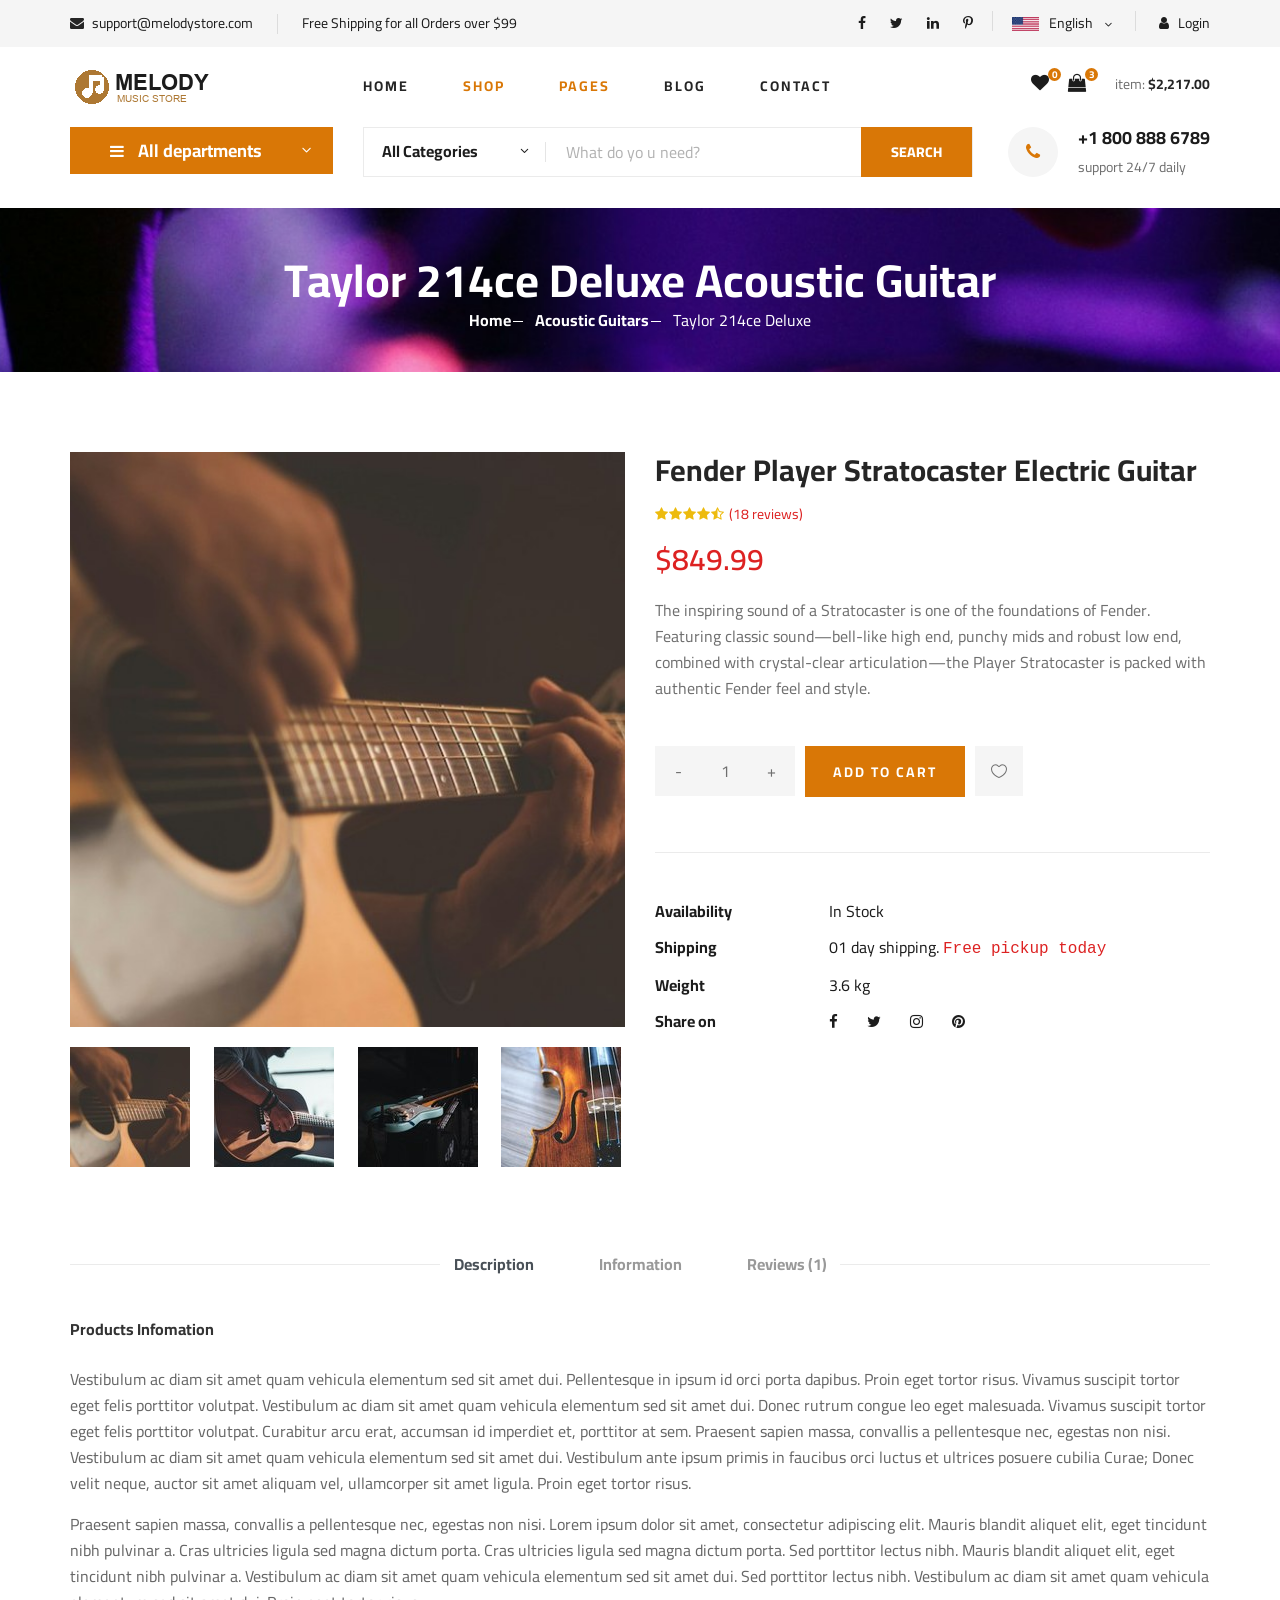
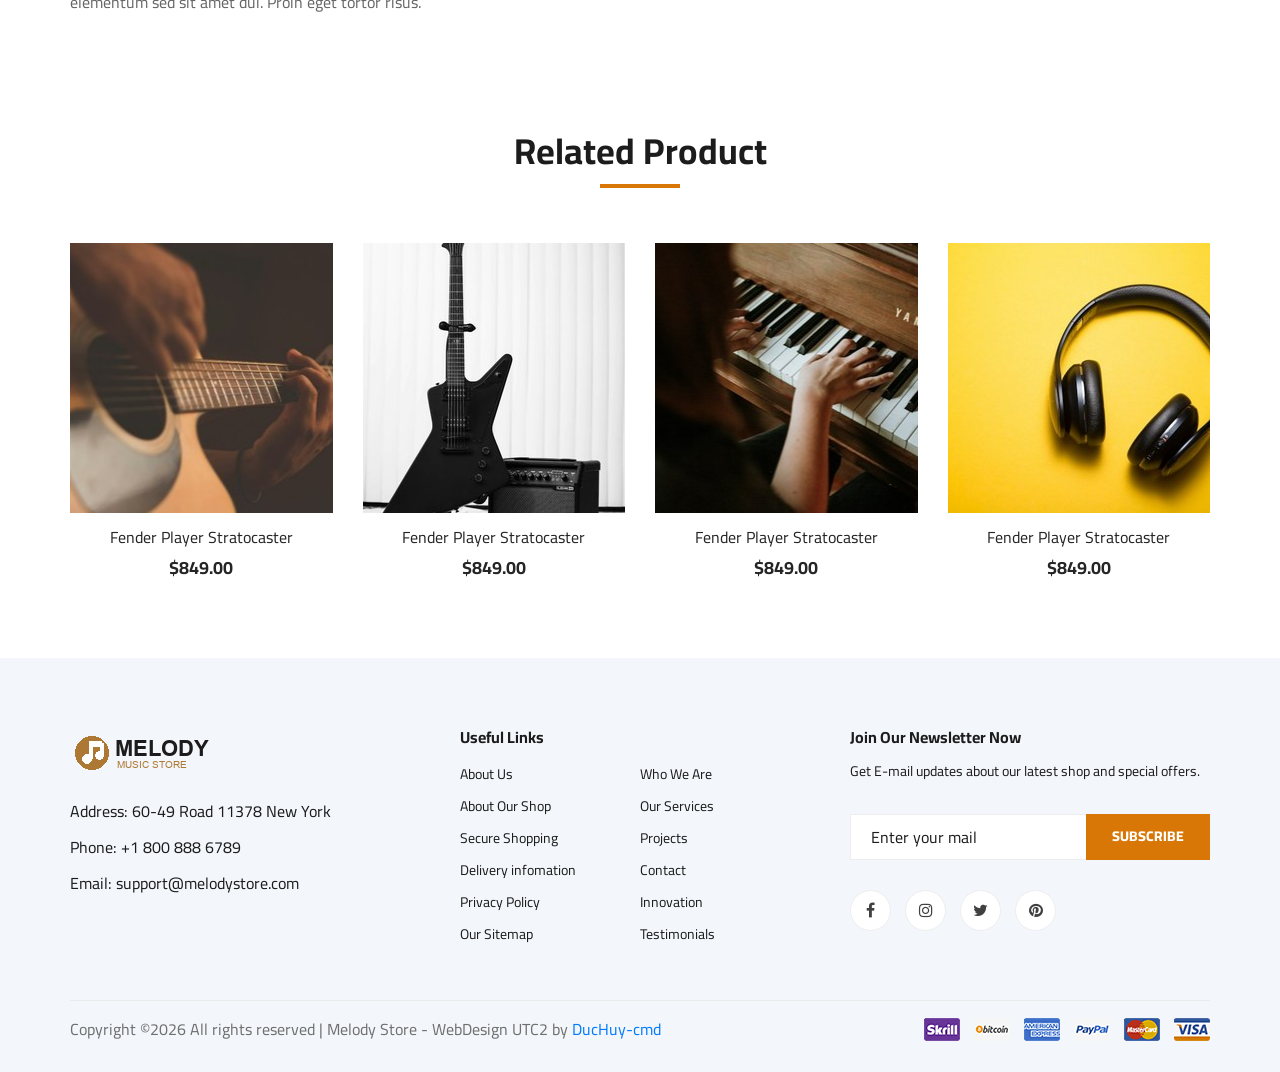
<file: shop-details.html>
<!DOCTYPE html>
<html lang="zxx">

<head>
    <meta charset="UTF-8">
    <meta name="description" content="Melody Store - Premium Musical Instruments & Pro Audio Gear">
    <meta name="keywords" content="Melody Store, guitars, pianos, drums, microphones, musical instruments, pro audio">
    <meta name="viewport" content="width=device-width, initial-scale=1.0">
    <meta http-equiv="X-UA-Compatible" content="ie=edge">
    <title>Taylor 214ce Deluxe Acoustic Guitar | Melody Store</title>

    <!-- Google Font -->
    <link href="https://fonts.googleapis.com/css2?family=Cairo:wght@200;300;400;600;900&display=swap" rel="stylesheet">

    <!-- Css Styles -->
    <link rel="stylesheet" href="Styles/bootstrap.min.css" type="text/css">
    <link rel="stylesheet" href="Styles/font-awesome.min.css" type="text/css">
    <link rel="stylesheet" href="Styles/elegant-icons.css" type="text/css">
    <link rel="stylesheet" href="Styles/nice-select.css" type="text/css">
    <link rel="stylesheet" href="Styles/jquery-ui.min.css" type="text/css">
    <link rel="stylesheet" href="Styles/owl.carousel.min.css" type="text/css">
    <link rel="stylesheet" href="Styles/slicknav.min.css" type="text/css">
    <link rel="stylesheet" href="Styles/style.css" type="text/css">
    <link rel="stylesheet" href="Styles/store.css" type="text/css">
</head>

<body>
    <!-- Page Preloder -->
    <div id="preloder">
        <div class="loader"></div>
    </div>

    <!-- Humberger Begin -->
    <div class="humberger__menu__overlay"></div>
    <div class="humberger__menu__wrapper">
        <div class="humberger__menu__logo">
            <a href="#"><img src="Images/logo.png" alt=""></a>
        </div>
        <div class="humberger__menu__cart">
            <ul>
                <li><a href="#"><i class="fa fa-heart"></i> <span>1</span></a></li>
                <li><a href="#"><i class="fa fa-shopping-bag"></i> <span>3</span></a></li>
            </ul>
            <div class="header__cart__price">item: <span>$2,217.00</span></div>
        </div>
        <div class="humberger__menu__widget">
            <div class="header__top__right__language">
                <img src="Images/language.png" alt="">
                <div>English</div>
                <span class="arrow_carrot-down"></span>
                <ul>
                    <li><a href="#">Spanis</a></li>
                    <li><a href="#">English</a></li>
                </ul>
            </div>
            <div class="header__top__right__auth">
                <a href="#"><i class="fa fa-user"></i> Login</a>
            </div>
        </div>
        <nav class="humberger__menu__nav mobile-menu">
            <ul>
                <li class="active"><a href="./index.html">Home</a></li>
                <li><a href="./shop-grid.html">Shop</a></li>
                <li class="active"><a href="#">Pages</a>
                    <ul class="header__menu__dropdown">
                        <li><a href="./shop-details.html">Shop Details</a></li>
                        <li><a href="./shoping-cart.html">Shoping Cart</a></li>
                        <li><a href="./checkout.html">Check Out</a></li>
                        <li><a href="./blog-details.html">Blog Details</a></li>
                    </ul>
                </li>
                <li><a href="./blog.html">Blog</a></li>
                <li><a href="./contact.html">Contact</a></li>
            </ul>
        </nav>
        <div id="mobile-menu-wrap"></div>
        <div class="header__top__right__social">
            <a href="#"><i class="fa fa-facebook"></i></a>
            <a href="#"><i class="fa fa-twitter"></i></a>
            <a href="#"><i class="fa fa-linkedin"></i></a>
            <a href="#"><i class="fa fa-pinterest-p"></i></a>
        </div>
        <div class="humberger__menu__contact">
            <ul>
                <li><i class="fa fa-envelope"></i> support@melodystore.com</li>
                <li>Free Shipping for all Orders over $99</li>
            </ul>
        </div>
    </div>
    <!-- Humberger End -->

    <!-- Header Section Begin -->
    <header class="header">
        <div class="header__top">
            <div class="container">
                <div class="row">
                    <div class="col-lg-6">
                        <div class="header__top__left">
                            <ul>
                                <li><i class="fa fa-envelope"></i> support@melodystore.com</li>
                                <li>Free Shipping for all Orders over $99</li>
                            </ul>
                        </div>
                    </div>
                    <div class="col-lg-6">
                        <div class="header__top__right">
                            <div class="header__top__right__social">
                                <a href="#"><i class="fa fa-facebook"></i></a>
                                <a href="#"><i class="fa fa-twitter"></i></a>
                                <a href="#"><i class="fa fa-linkedin"></i></a>
                                <a href="#"><i class="fa fa-pinterest-p"></i></a>
                            </div>
                            <div class="header__top__right__language">
                                <img src="Images/language.png" alt="">
                                <div>English</div>
                                <span class="arrow_carrot-down"></span>
                                <ul>
                                    <li><a href="#">Spanis</a></li>
                                    <li><a href="#">English</a></li>
                                </ul>
                            </div>
                            <div class="header__top__right__auth">
                                <a href="#"><i class="fa fa-user"></i> Login</a>
                            </div>
                        </div>
                    </div>
                </div>
            </div>
        </div>
        <div class="container">
            <div class="row">
                <div class="col-lg-3">
                    <div class="header__logo">
                        <a href="./index.html"><img src="Images/logo.png" alt=""></a>
                    </div>
                </div>
                <div class="col-lg-6">
                    <nav class="header__menu">
                        <ul>
                            <li><a href="./index.html">Home</a></li>
                            <li class="active"><a href="./shop-grid.html">Shop</a></li>
                            <li class="active"><a href="#">Pages</a>
                                <ul class="header__menu__dropdown">
                                    <li><a href="./shop-details.html">Shop Details</a></li>
                                    <li><a href="./shoping-cart.html">Shoping Cart</a></li>
                                    <li><a href="./checkout.html">Check Out</a></li>
                                    <li><a href="./blog-details.html">Blog Details</a></li>
                                </ul>
                            </li>
                            <li><a href="./blog.html">Blog</a></li>
                            <li><a href="./contact.html">Contact</a></li>
                        </ul>
                    </nav>
                </div>
                <div class="col-lg-3">
                    <div class="header__cart">
                        <ul>
                            <li><a href="#"><i class="fa fa-heart"></i> <span>1</span></a></li>
                            <li><a href="#"><i class="fa fa-shopping-bag"></i> <span>3</span></a></li>
                        </ul>
                        <div class="header__cart__price">item: <span>$2,217.00</span></div>
                    </div>
                </div>
            </div>
            <div class="humberger__open">
                <i class="fa fa-bars"></i>
            </div>
        </div>
    </header>
    <!-- Header Section End -->

    <!-- Hero Section Begin -->
    <section class="hero hero-normal">
        <div class="container">
            <div class="row">
                <div class="col-lg-3">
                    <div class="hero__categories">
                        <div class="hero__categories__all">
                            <i class="fa fa-bars"></i>
                            <span>All departments</span>
                        </div>
                        <ul>
                            <li><a href="shop-grid.html">Acoustic Guitars</a></li>
                            <li><a href="shop-grid.html">Electric Guitars & Bass</a></li>
                            <li><a href="shop-grid.html">Digital Pianos & Keyboards</a></li>
                            <li><a href="shop-grid.html">Drum Sets & Percussion</a></li>
                            <li><a href="shop-grid.html">Studio Microphones</a></li>
                            <li><a href="shop-grid.html">Audio Interfaces</a></li>
                            <li><a href="shop-grid.html">Guitar Amplifiers</a></li>
                            <li><a href="shop-grid.html">Studio Headphones</a></li>
                            <li><a href="shop-grid.html">Ukuleles & Folk</a></li>
                            <li><a href="shop-grid.html">Strings & Accessories</a></li>
                        </ul>
                    </div>
                </div>
                <div class="col-lg-9">
                    <div class="hero__search">
                        <div class="hero__search__form">
                            <form action="#">
                                <div class="hero__search__categories">
                                    All Categories
                                    <span class="arrow_carrot-down"></span>
                                </div>
                                <input type="text" placeholder="What do yo u need?">
                                <button type="submit" class="site-btn">SEARCH</button>
                            </form>
                        </div>
                        <div class="hero__search__phone">
                            <div class="hero__search__phone__icon">
                                <i class="fa fa-phone"></i>
                            </div>
                            <div class="hero__search__phone__text">
                                <h5>+1 800 888 6789</h5>
                                <span>support 24/7 daily</span>
                            </div>
                        </div>
                    </div>
                </div>
            </div>
        </div>
    </section>
    <!-- Hero Section End -->

    <!-- Breadcrumb Section Begin -->
    <section class="breadcrumb-section set-bg" data-setbg="Images/breadcrumb.jpg">
        <div class="container">
            <div class="row">
                <div class="col-lg-12 text-center">
                    <div class="breadcrumb__text">
                        <h2>Taylor 214ce Deluxe Acoustic Guitar</h2>
                        <div class="breadcrumb__option">
                            <a href="./index.html">Home</a>
                            <a href="./index.html">Acoustic Guitars</a>
                            <span>Taylor 214ce Deluxe</span>
                        </div>
                    </div>
                </div>
            </div>
        </div>
    </section>
    <!-- Breadcrumb Section End -->

    <!-- Product Details Section Begin -->
    <section class="product-details spad">
        <div class="container">
            <div class="row">
                <div class="col-lg-6 col-md-6">
                    <div class="product__details__pic">
                        <div class="product__details__pic__item">
                            <img class="product__details__pic__item--large"
                                src="Images/product/details/product-details-1.jpg" alt="">
                        </div>
                        <div class="product__details__pic__slider owl-carousel">
                            <img data-imgbigurl="Images/product/details/product-details-2.jpg"
                                src="Images/product/details/thumb-1.jpg" alt="">
                            <img data-imgbigurl="Images/product/details/product-details-3.jpg"
                                src="Images/product/details/thumb-2.jpg" alt="">
                            <img data-imgbigurl="Images/product/details/product-details-5.jpg"
                                src="Images/product/details/thumb-3.jpg" alt="">
                            <img data-imgbigurl="Images/product/details/product-details-4.jpg"
                                src="Images/product/details/thumb-4.jpg" alt="">
                        </div>
                    </div>
                </div>
                <div class="col-lg-6 col-md-6">
                    <div class="product__details__text">
                        <h3>Fender Player Stratocaster Electric Guitar</h3>
                        <div class="product__details__rating">
                            <i class="fa fa-star"></i>
                            <i class="fa fa-star"></i>
                            <i class="fa fa-star"></i>
                            <i class="fa fa-star"></i>
                            <i class="fa fa-star-half-o"></i>
                            <span>(18 reviews)</span>
                        </div>
                        <div class="product__details__price">$849.99</div>
                        <p>The inspiring sound of a Stratocaster is one of the foundations of Fender. Featuring classic sound—bell-like high end, punchy mids and robust low end, combined with crystal-clear articulation—the Player Stratocaster is packed with authentic Fender feel and style.</p>
                        <div class="product__details__quantity">
                            <div class="quantity">
                                <div class="pro-qty">
                                    <input type="text" value="1">
                                </div>
                            </div>
                        </div>
                        <a href="javascript:void(0);" class="primary-btn add-to-cart-btn" id="detail-add-cart">ADD TO CART</a>
                        <a href="#" class="heart-icon"><span class="icon_heart_alt"></span></a>
                        <ul>
                            <li><b>Availability</b> <span>In Stock</span></li>
                            <li><b>Shipping</b> <span>01 day shipping. <samp>Free pickup today</samp></span></li>
                            <li><b>Weight</b> <span>3.6 kg</span></li>
                            <li><b>Share on</b>
                                <div class="share">
                                    <a href="#"><i class="fa fa-facebook"></i></a>
                                    <a href="#"><i class="fa fa-twitter"></i></a>
                                    <a href="#"><i class="fa fa-instagram"></i></a>
                                    <a href="#"><i class="fa fa-pinterest"></i></a>
                                </div>
                            </li>
                        </ul>
                    </div>
                </div>
                <div class="col-lg-12">
                    <div class="product__details__tab">
                        <ul class="nav nav-tabs" role="tablist">
                            <li class="nav-item">
                                <a class="nav-link active" data-toggle="tab" href="#tabs-1" role="tab"
                                    aria-selected="true">Description</a>
                            </li>
                            <li class="nav-item">
                                <a class="nav-link" data-toggle="tab" href="#tabs-2" role="tab"
                                    aria-selected="false">Information</a>
                            </li>
                            <li class="nav-item">
                                <a class="nav-link" data-toggle="tab" href="#tabs-3" role="tab"
                                    aria-selected="false">Reviews <span>(1)</span></a>
                            </li>
                        </ul>
                        <div class="tab-content">
                            <div class="tab-pane active" id="tabs-1" role="tabpanel">
                                <div class="product__details__tab__desc">
                                    <h6>Products Infomation</h6>
                                    <p>Vestibulum ac diam sit amet quam vehicula elementum sed sit amet dui.
                                        Pellentesque in ipsum id orci porta dapibus. Proin eget tortor risus. Vivamus
                                        suscipit tortor eget felis porttitor volutpat. Vestibulum ac diam sit amet quam
                                        vehicula elementum sed sit amet dui. Donec rutrum congue leo eget malesuada.
                                        Vivamus suscipit tortor eget felis porttitor volutpat. Curabitur arcu erat,
                                        accumsan id imperdiet et, porttitor at sem. Praesent sapien massa, convallis a
                                        pellentesque nec, egestas non nisi. Vestibulum ac diam sit amet quam vehicula
                                        elementum sed sit amet dui. Vestibulum ante ipsum primis in faucibus orci luctus
                                        et ultrices posuere cubilia Curae; Donec velit neque, auctor sit amet aliquam
                                        vel, ullamcorper sit amet ligula. Proin eget tortor risus.</p>
                                        <p>Praesent sapien massa, convallis a pellentesque nec, egestas non nisi. Lorem
                                        ipsum dolor sit amet, consectetur adipiscing elit. Mauris blandit aliquet
                                        elit, eget tincidunt nibh pulvinar a. Cras ultricies ligula sed magna dictum
                                        porta. Cras ultricies ligula sed magna dictum porta. Sed porttitor lectus
                                        nibh. Mauris blandit aliquet elit, eget tincidunt nibh pulvinar a.
                                        Vestibulum ac diam sit amet quam vehicula elementum sed sit amet dui. Sed
                                        porttitor lectus nibh. Vestibulum ac diam sit amet quam vehicula elementum
                                        sed sit amet dui. Proin eget tortor risus.</p>
                                </div>
                            </div>
                            <div class="tab-pane" id="tabs-2" role="tabpanel">
                                <div class="product__details__tab__desc">
                                    <h6>Products Infomation</h6>
                                    <p>Vestibulum ac diam sit amet quam vehicula elementum sed sit amet dui.
                                        Pellentesque in ipsum id orci porta dapibus. Proin eget tortor risus.
                                        Vivamus suscipit tortor eget felis porttitor volutpat. Vestibulum ac diam
                                        sit amet quam vehicula elementum sed sit amet dui. Donec rutrum congue leo
                                        eget malesuada. Vivamus suscipit tortor eget felis porttitor volutpat.
                                        Curabitur arcu erat, accumsan id imperdiet et, porttitor at sem. Praesent
                                        sapien massa, convallis a pellentesque nec, egestas non nisi. Vestibulum ac
                                        diam sit amet quam vehicula elementum sed sit amet dui. Vestibulum ante
                                        ipsum primis in faucibus orci luctus et ultrices posuere cubilia Curae;
                                        Donec velit neque, auctor sit amet aliquam vel, ullamcorper sit amet ligula.
                                        Proin eget tortor risus.</p>
                                    <p>Praesent sapien massa, convallis a pellentesque nec, egestas non nisi. Lorem
                                        ipsum dolor sit amet, consectetur adipiscing elit. Mauris blandit aliquet
                                        elit, eget tincidunt nibh pulvinar a. Cras ultricies ligula sed magna dictum
                                        porta. Cras ultricies ligula sed magna dictum porta. Sed porttitor lectus
                                        nibh. Mauris blandit aliquet elit, eget tincidunt nibh pulvinar a.</p>
                                </div>
                            </div>
                            <div class="tab-pane" id="tabs-3" role="tabpanel">
                                <div class="product__details__tab__desc">
                                    <h6>Products Infomation</h6>
                                    <p>Vestibulum ac diam sit amet quam vehicula elementum sed sit amet dui.
                                        Pellentesque in ipsum id orci porta dapibus. Proin eget tortor risus.
                                        Vivamus suscipit tortor eget felis porttitor volutpat. Vestibulum ac diam
                                        sit amet quam vehicula elementum sed sit amet dui. Donec rutrum congue leo
                                        eget malesuada. Vivamus suscipit tortor eget felis porttitor volutpat.
                                        Curabitur arcu erat, accumsan id imperdiet et, porttitor at sem. Praesent
                                        sapien massa, convallis a pellentesque nec, egestas non nisi. Vestibulum ac
                                        diam sit amet quam vehicula elementum sed sit amet dui. Vestibulum ante
                                        ipsum primis in faucibus orci luctus et ultrices posuere cubilia Curae;
                                        Donec velit neque, auctor sit amet aliquam vel, ullamcorper sit amet ligula.
                                        Proin eget tortor risus.</p>
                                </div>
                            </div>
                        </div>
                    </div>
                </div>
            </div>
        </div>
    </section>
    <!-- Product Details Section End -->

    <!-- Related Product Section Begin -->
    <section class="related-product">
        <div class="container">
            <div class="row">
                <div class="col-lg-12">
                    <div class="section-title related__product__title">
                        <h2>Related Product</h2>
                    </div>
                </div>
            </div>
            <div class="row">
                <div class="col-lg-3 col-md-4 col-sm-6">
                    <div class="product__item">
                        <div class="product__item__pic set-bg" data-setbg="Images/product/product-1.jpg">
                            <ul class="product__item__pic__hover">
                                <li><a href="#"><i class="fa fa-heart"></i></a></li>
                                <li><a href="#"><i class="fa fa-retweet"></i></a></li>
                                <li><a href="#"><i class="fa fa-shopping-cart"></i></a></li>
                            </ul>
                        </div>
                        <div class="product__item__text">
                            <h6><a href="shop-details.html">Fender Player Stratocaster</a></h6>
                            <h5>$849.00</h5>
                        </div>
                    </div>
                </div>
                <div class="col-lg-3 col-md-4 col-sm-6">
                    <div class="product__item">
                        <div class="product__item__pic set-bg" data-setbg="Images/product/product-2.jpg">
                            <ul class="product__item__pic__hover">
                                <li><a href="#"><i class="fa fa-heart"></i></a></li>
                                <li><a href="#"><i class="fa fa-retweet"></i></a></li>
                                <li><a href="#"><i class="fa fa-shopping-cart"></i></a></li>
                            </ul>
                        </div>
                        <div class="product__item__text">
                            <h6><a href="shop-details.html">Fender Player Stratocaster</a></h6>
                            <h5>$849.00</h5>
                        </div>
                    </div>
                </div>
                <div class="col-lg-3 col-md-4 col-sm-6">
                    <div class="product__item">
                        <div class="product__item__pic set-bg" data-setbg="Images/product/product-3.jpg">
                            <ul class="product__item__pic__hover">
                                <li><a href="#"><i class="fa fa-heart"></i></a></li>
                                <li><a href="#"><i class="fa fa-retweet"></i></a></li>
                                <li><a href="#"><i class="fa fa-shopping-cart"></i></a></li>
                            </ul>
                        </div>
                        <div class="product__item__text">
                            <h6><a href="shop-details.html">Fender Player Stratocaster</a></h6>
                            <h5>$849.00</h5>
                        </div>
                    </div>
                </div>
                <div class="col-lg-3 col-md-4 col-sm-6">
                    <div class="product__item">
                        <div class="product__item__pic set-bg" data-setbg="Images/product/product-7.jpg">
                            <ul class="product__item__pic__hover">
                                <li><a href="#"><i class="fa fa-heart"></i></a></li>
                                <li><a href="#"><i class="fa fa-retweet"></i></a></li>
                                <li><a href="#"><i class="fa fa-shopping-cart"></i></a></li>
                            </ul>
                        </div>
                        <div class="product__item__text">
                            <h6><a href="shop-details.html">Fender Player Stratocaster</a></h6>
                            <h5>$849.00</h5>
                        </div>
                    </div>
                </div>
            </div>
        </div>
    </section>
    <!-- Related Product Section End -->

    <!-- Footer Section Begin -->
    <footer class="footer spad">
        <div class="container">
            <div class="row">
                <div class="col-lg-3 col-md-6 col-sm-6">
                    <div class="footer__about">
                        <div class="footer__about__logo">
                            <a href="./index.html"><img src="Images/logo.png" alt=""></a>
                        </div>
                        <ul>
                            <li>Address: 60-49 Road 11378 New York</li>
                            <li>Phone: +1 800 888 6789</li>
                            <li>Email: support@melodystore.com</li>
                        </ul>
                    </div>
                </div>
                <div class="col-lg-4 col-md-6 col-sm-6 offset-lg-1">
                    <div class="footer__widget">
                        <h6>Useful Links</h6>
                        <ul>
                            <li><a href="#">About Us</a></li>
                            <li><a href="#">About Our Shop</a></li>
                            <li><a href="#">Secure Shopping</a></li>
                            <li><a href="#">Delivery infomation</a></li>
                            <li><a href="#">Privacy Policy</a></li>
                            <li><a href="#">Our Sitemap</a></li>
                        </ul>
                        <ul>
                            <li><a href="#">Who We Are</a></li>
                            <li><a href="#">Our Services</a></li>
                            <li><a href="#">Projects</a></li>
                            <li><a href="#">Contact</a></li>
                            <li><a href="#">Innovation</a></li>
                            <li><a href="#">Testimonials</a></li>
                        </ul>
                    </div>
                </div>
                <div class="col-lg-4 col-md-12">
                    <div class="footer__widget">
                        <h6>Join Our Newsletter Now</h6>
                        <p>Get E-mail updates about our latest shop and special offers.</p>
                        <form action="#">
                            <input type="text" placeholder="Enter your mail">
                            <button type="submit" class="site-btn">Subscribe</button>
                        </form>
                        <div class="footer__widget__social">
                            <a href="#"><i class="fa fa-facebook"></i></a>
                            <a href="#"><i class="fa fa-instagram"></i></a>
                            <a href="#"><i class="fa fa-twitter"></i></a>
                            <a href="#"><i class="fa fa-pinterest"></i></a>
                        </div>
                    </div>
                </div>
            </div>
            <div class="row">
                <div class="col-lg-12">
                    <div class="footer__copyright">
                        <div class="footer__copyright__text"><p><!-- Link back to Colorlib can't be removed. Template is licensed under CC BY 3.0. -->
  Copyright &copy;<script>document.write(new Date().getFullYear());</script> All rights reserved | Melody Store - WebDesign UTC2 by <a href="https://github.com/DucHuy-cmd" target="_blank">DucHuy-cmd</a>
  <!-- Link back to Colorlib can't be removed. Template is licensed under CC BY 3.0. --></p></div>
                        <div class="footer__copyright__payment"><img src="Images/payment-item.png" alt=""></div>
                    </div>
                </div>
            </div>
        </div>
    </footer>
    <!-- Footer Section End -->

    <!-- Js Plugins -->
    <script src="Scripts/jquery-3.3.1.min.js"></script>
    <script src="Scripts/bootstrap.min.js"></script>
    <script src="Scripts/jquery.nice-select.min.js"></script>
    <script src="Scripts/jquery-ui.min.js"></script>
    <script src="Scripts/jquery.slicknav.js"></script>
    <script src="Scripts/mixitup.min.js"></script>
    <script src="Scripts/owl.carousel.min.js"></script>
    <script src="Scripts/main.js"></script>
    <script src="Scripts/store.js"></script>


</body>

</html>
</file>
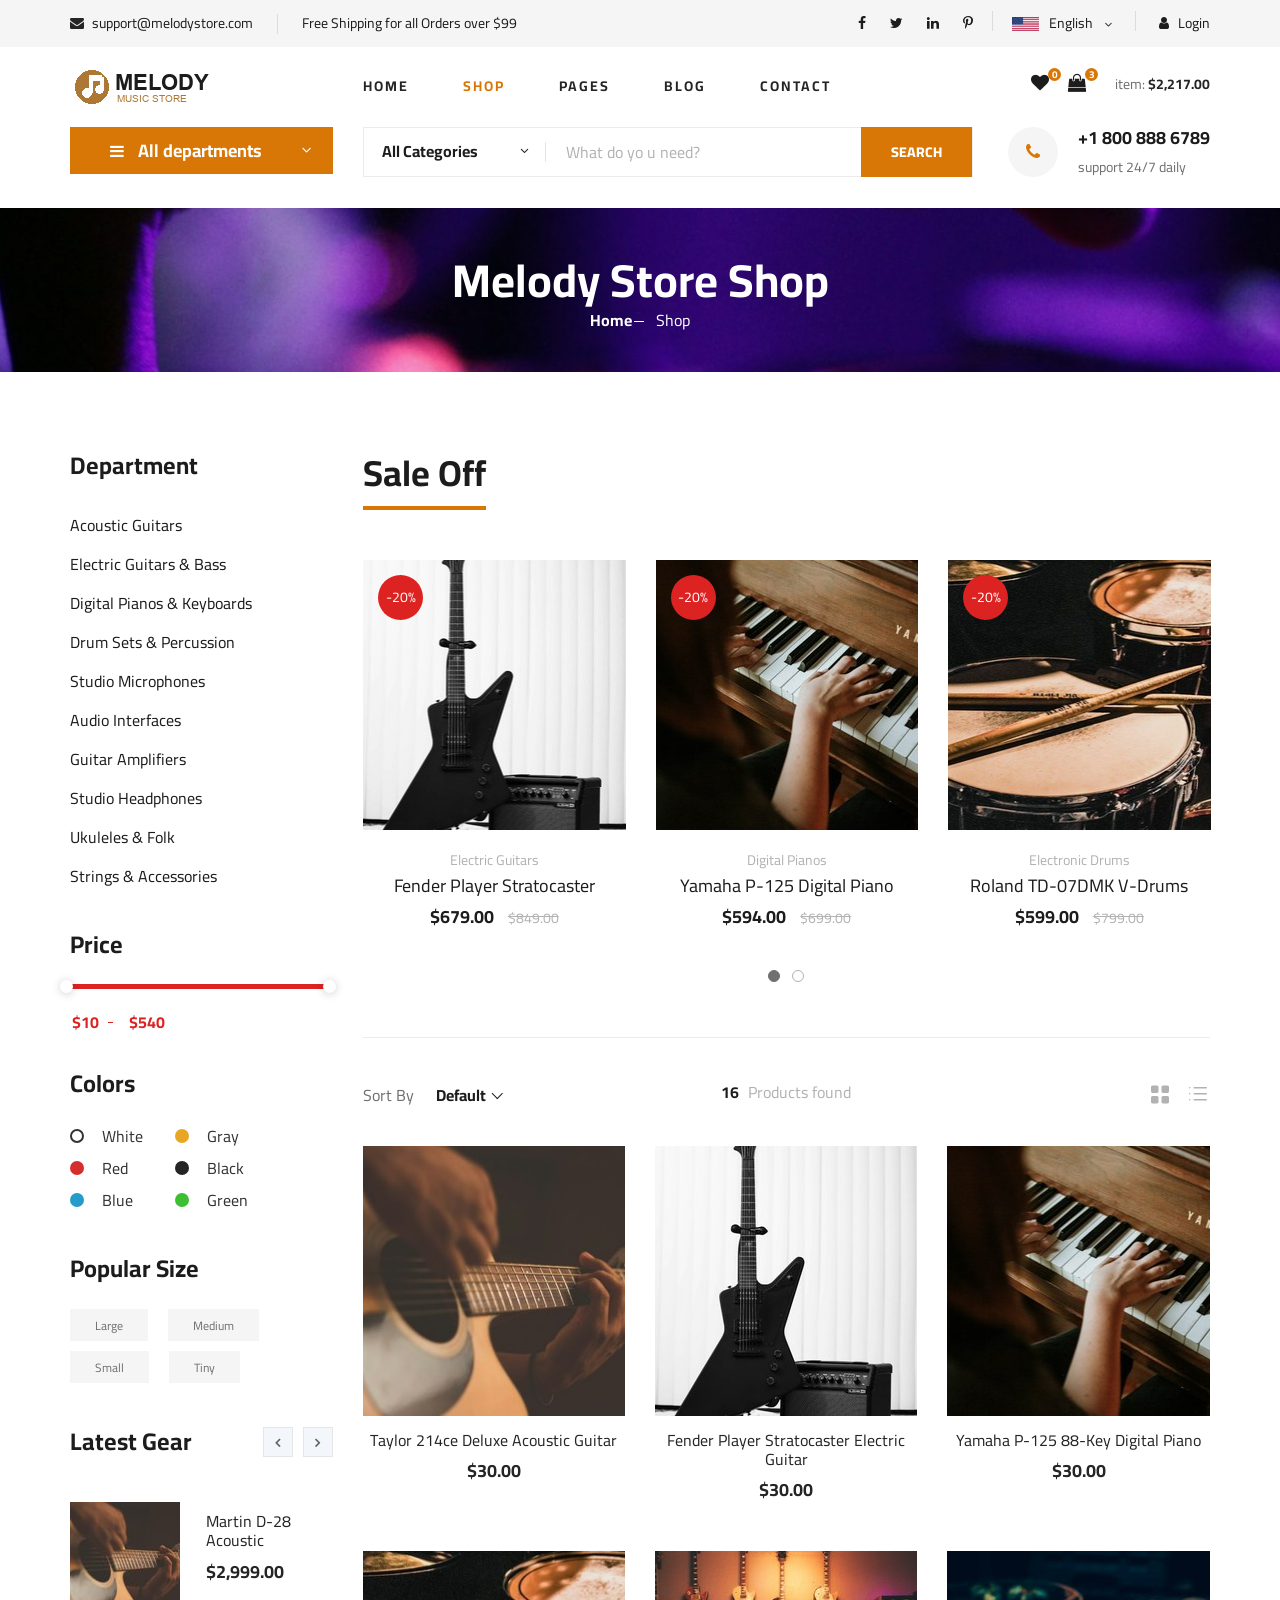
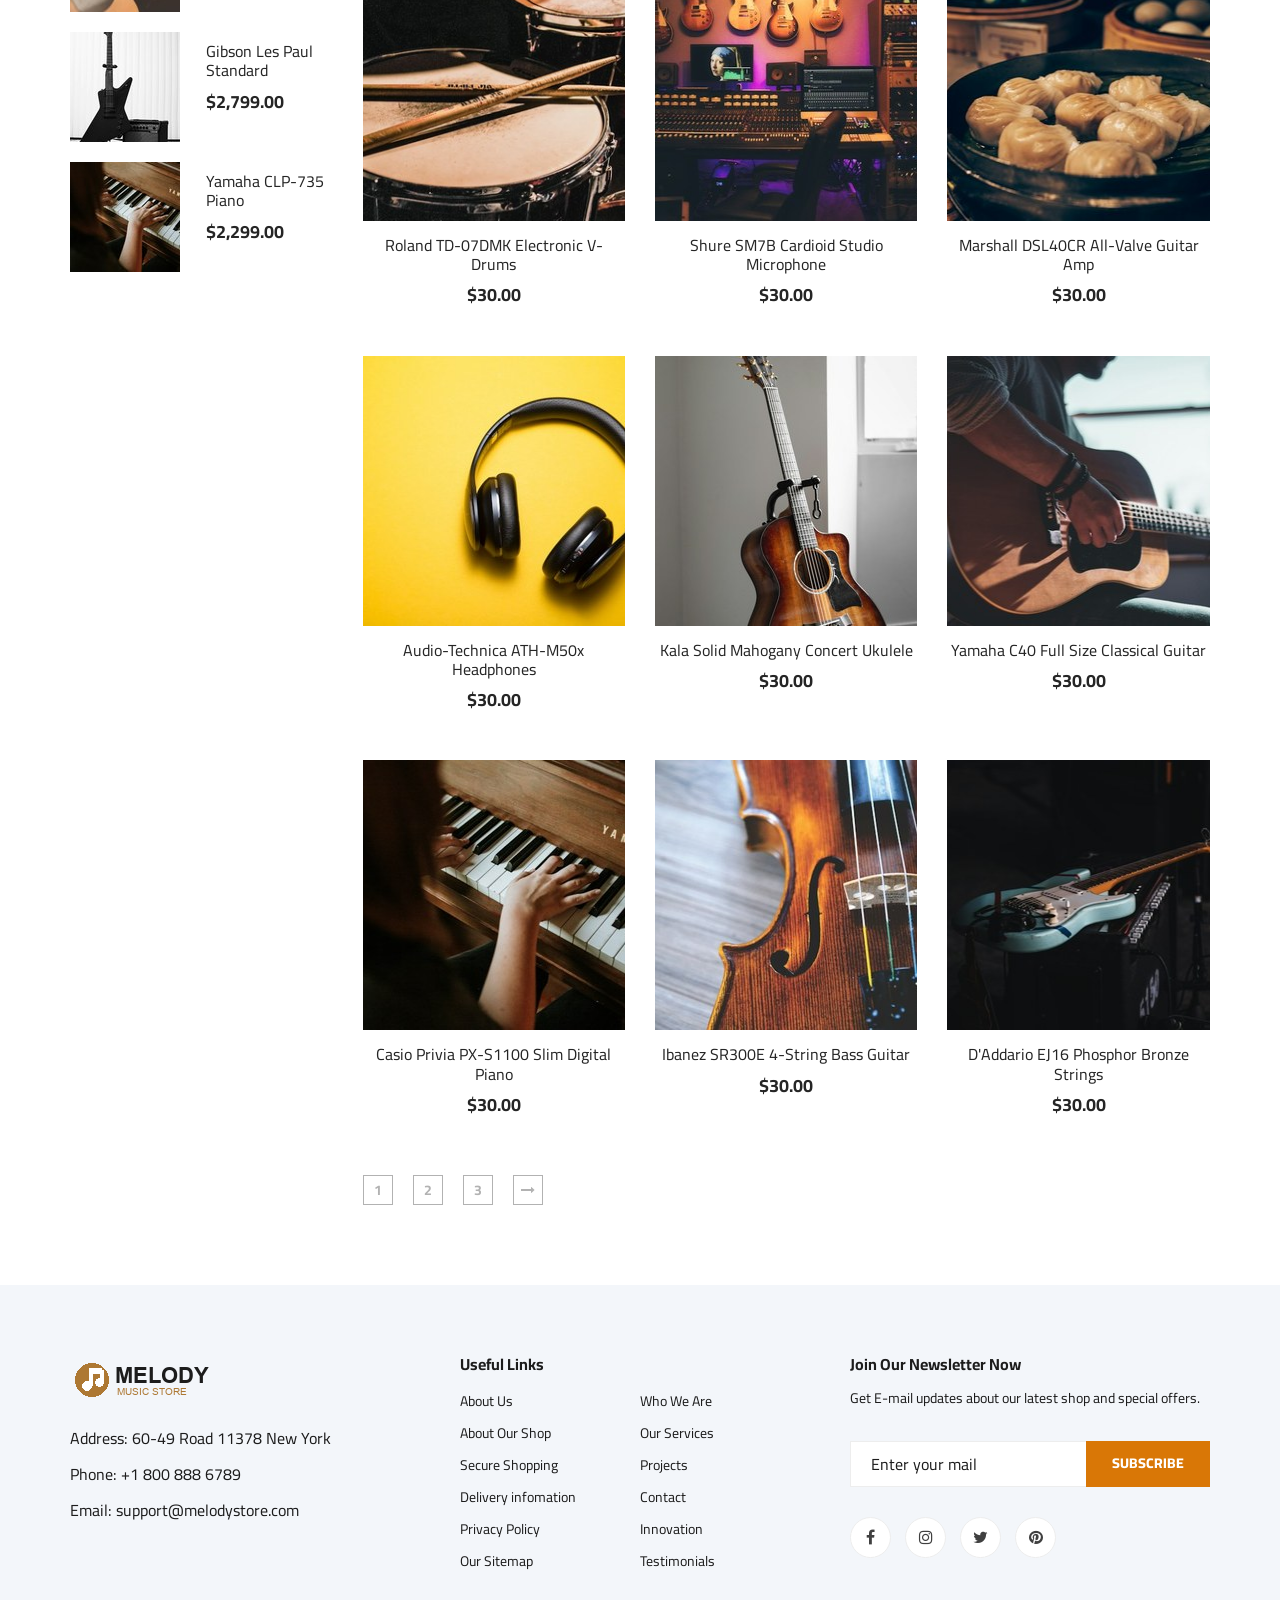
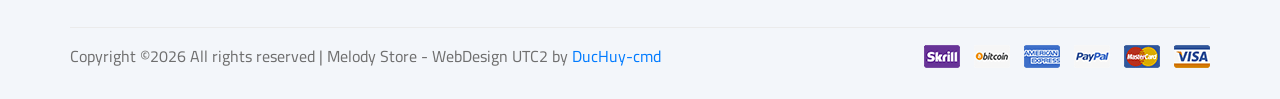
<file: shop-grid.html>
<!DOCTYPE html>
<html lang="zxx">

<head>
    <meta charset="UTF-8">
    <meta name="description" content="Melody Store - Premium Musical Instruments & Pro Audio Gear">
    <meta name="keywords" content="Melody Store, guitars, pianos, drums, microphones, musical instruments, pro audio">
    <meta name="viewport" content="width=device-width, initial-scale=1.0">
    <meta http-equiv="X-UA-Compatible" content="ie=edge">
    <title>Shop Musical Instruments | Melody Store</title>

    <!-- Google Font -->
    <link href="https://fonts.googleapis.com/css2?family=Cairo:wght@200;300;400;600;900&display=swap" rel="stylesheet">

    <!-- Css Styles -->
    <link rel="stylesheet" href="Styles/bootstrap.min.css" type="text/css">
    <link rel="stylesheet" href="Styles/font-awesome.min.css" type="text/css">
    <link rel="stylesheet" href="Styles/elegant-icons.css" type="text/css">
    <link rel="stylesheet" href="Styles/nice-select.css" type="text/css">
    <link rel="stylesheet" href="Styles/jquery-ui.min.css" type="text/css">
    <link rel="stylesheet" href="Styles/owl.carousel.min.css" type="text/css">
    <link rel="stylesheet" href="Styles/slicknav.min.css" type="text/css">
    <link rel="stylesheet" href="Styles/style.css" type="text/css">
    <link rel="stylesheet" href="Styles/store.css" type="text/css">
</head>

<body>
    <!-- Page Preloder -->
    <div id="preloder">
        <div class="loader"></div>
    </div>

    <!-- Humberger Begin -->
    <div class="humberger__menu__overlay"></div>
    <div class="humberger__menu__wrapper">
        <div class="humberger__menu__logo">
            <a href="#"><img src="Images/logo.png" alt=""></a>
        </div>
        <div class="humberger__menu__cart">
            <ul>
                <li><a href="#"><i class="fa fa-heart"></i> <span>1</span></a></li>
                <li><a href="#"><i class="fa fa-shopping-bag"></i> <span>3</span></a></li>
            </ul>
            <div class="header__cart__price">item: <span>$2,217.00</span></div>
        </div>
        <div class="humberger__menu__widget">
            <div class="header__top__right__language">
                <img src="Images/language.png" alt="">
                <div>English</div>
                <span class="arrow_carrot-down"></span>
                <ul>
                    <li><a href="#">Spanis</a></li>
                    <li><a href="#">English</a></li>
                </ul>
            </div>
            <div class="header__top__right__auth">
                <a href="#"><i class="fa fa-user"></i> Login</a>
            </div>
        </div>
        <nav class="humberger__menu__nav mobile-menu">
            <ul>
                <li class="active"><a href="./index.html">Home</a></li>
                <li class="active"><a href="./shop-grid.html">Shop</a></li>
                <li><a href="#">Pages</a>
                    <ul class="header__menu__dropdown">
                        <li><a href="./shop-details.html">Shop Details</a></li>
                        <li><a href="./shoping-cart.html">Shoping Cart</a></li>
                        <li><a href="./checkout.html">Check Out</a></li>
                        <li><a href="./blog-details.html">Blog Details</a></li>
                    </ul>
                </li>
                <li><a href="./blog.html">Blog</a></li>
                <li><a href="./contact.html">Contact</a></li>
            </ul>
        </nav>
        <div id="mobile-menu-wrap"></div>
        <div class="header__top__right__social">
            <a href="#"><i class="fa fa-facebook"></i></a>
            <a href="#"><i class="fa fa-twitter"></i></a>
            <a href="#"><i class="fa fa-linkedin"></i></a>
            <a href="#"><i class="fa fa-pinterest-p"></i></a>
        </div>
        <div class="humberger__menu__contact">
            <ul>
                <li><i class="fa fa-envelope"></i> support@melodystore.com</li>
                <li>Free Shipping for all Orders over $99</li>
            </ul>
        </div>
    </div>
    <!-- Humberger End -->

    <!-- Header Section Begin -->
    <header class="header">
        <div class="header__top">
            <div class="container">
                <div class="row">
                    <div class="col-lg-6">
                        <div class="header__top__left">
                            <ul>
                                <li><i class="fa fa-envelope"></i> support@melodystore.com</li>
                                <li>Free Shipping for all Orders over $99</li>
                            </ul>
                        </div>
                    </div>
                    <div class="col-lg-6">
                        <div class="header__top__right">
                            <div class="header__top__right__social">
                                <a href="#"><i class="fa fa-facebook"></i></a>
                                <a href="#"><i class="fa fa-twitter"></i></a>
                                <a href="#"><i class="fa fa-linkedin"></i></a>
                                <a href="#"><i class="fa fa-pinterest-p"></i></a>
                            </div>
                            <div class="header__top__right__language">
                                <img src="Images/language.png" alt="">
                                <div>English</div>
                                <span class="arrow_carrot-down"></span>
                                <ul>
                                    <li><a href="#">Spanis</a></li>
                                    <li><a href="#">English</a></li>
                                </ul>
                            </div>
                            <div class="header__top__right__auth">
                                <a href="#"><i class="fa fa-user"></i> Login</a>
                            </div>
                        </div>
                    </div>
                </div>
            </div>
        </div>
        <div class="container">
            <div class="row">
                <div class="col-lg-3">
                    <div class="header__logo">
                        <a href="./index.html"><img src="Images/logo.png" alt=""></a>
                    </div>
                </div>
                <div class="col-lg-6">
                    <nav class="header__menu">
                        <ul>
                            <li><a href="./index.html">Home</a></li>
                            <li class="active"><a href="./shop-grid.html">Shop</a></li>
                            <li><a href="#">Pages</a>
                                <ul class="header__menu__dropdown">
                                    <li><a href="./shop-details.html">Shop Details</a></li>
                                    <li><a href="./shoping-cart.html">Shoping Cart</a></li>
                                    <li><a href="./checkout.html">Check Out</a></li>
                                    <li><a href="./blog-details.html">Blog Details</a></li>
                                </ul>
                            </li>
                            <li><a href="./blog.html">Blog</a></li>
                            <li><a href="./contact.html">Contact</a></li>
                        </ul>
                    </nav>
                </div>
                <div class="col-lg-3">
                    <div class="header__cart">
                        <ul>
                            <li><a href="#"><i class="fa fa-heart"></i> <span>1</span></a></li>
                            <li><a href="#"><i class="fa fa-shopping-bag"></i> <span>3</span></a></li>
                        </ul>
                        <div class="header__cart__price">item: <span>$2,217.00</span></div>
                    </div>
                </div>
            </div>
            <div class="humberger__open">
                <i class="fa fa-bars"></i>
            </div>
        </div>
    </header>
    <!-- Header Section End -->

    <!-- Hero Section Begin -->
    <section class="hero hero-normal">
        <div class="container">
            <div class="row">
                <div class="col-lg-3">
                    <div class="hero__categories">
                        <div class="hero__categories__all">
                            <i class="fa fa-bars"></i>
                            <span>All departments</span>
                        </div>
                        <ul>
                            <li><a href="shop-grid.html">Acoustic Guitars</a></li>
                            <li><a href="shop-grid.html">Electric Guitars & Bass</a></li>
                            <li><a href="shop-grid.html">Digital Pianos & Keyboards</a></li>
                            <li><a href="shop-grid.html">Drum Sets & Percussion</a></li>
                            <li><a href="shop-grid.html">Studio Microphones</a></li>
                            <li><a href="shop-grid.html">Audio Interfaces</a></li>
                            <li><a href="shop-grid.html">Guitar Amplifiers</a></li>
                            <li><a href="shop-grid.html">Studio Headphones</a></li>
                            <li><a href="shop-grid.html">Ukuleles & Folk</a></li>
                            <li><a href="shop-grid.html">Strings & Accessories</a></li>
                        </ul>
                    </div>
                </div>
                <div class="col-lg-9">
                    <div class="hero__search">
                        <div class="hero__search__form">
                            <form action="#">
                                <div class="hero__search__categories">
                                    All Categories
                                    <span class="arrow_carrot-down"></span>
                                </div>
                                <input type="text" placeholder="What do yo u need?">
                                <button type="submit" class="site-btn">SEARCH</button>
                            </form>
                        </div>
                        <div class="hero__search__phone">
                            <div class="hero__search__phone__icon">
                                <i class="fa fa-phone"></i>
                            </div>
                            <div class="hero__search__phone__text">
                                <h5>+1 800 888 6789</h5>
                                <span>support 24/7 daily</span>
                            </div>
                        </div>
                    </div>
                </div>
            </div>
        </div>
    </section>
    <!-- Hero Section End -->

    <!-- Breadcrumb Section Begin -->
    <section class="breadcrumb-section set-bg" data-setbg="Images/breadcrumb.jpg">
        <div class="container">
            <div class="row">
                <div class="col-lg-12 text-center">
                    <div class="breadcrumb__text">
                        <h2>Melody Store Shop</h2>
                        <div class="breadcrumb__option">
                            <a href="./index.html">Home</a>
                            <span>Shop</span>
                        </div>
                    </div>
                </div>
            </div>
        </div>
    </section>
    <!-- Breadcrumb Section End -->

    <!-- Product Section Begin -->
    <section class="product spad">
        <div class="container">
            <div class="row">
                <div class="col-lg-3 col-md-5">
                    <div class="sidebar">
                        <div class="sidebar__item">
                            <h4>Department</h4>
                            <ul>
                                <li><a href="#">Acoustic Guitars</a></li>
                                <li><a href="#">Electric Guitars & Bass</a></li>
                                <li><a href="#">Digital Pianos & Keyboards</a></li>
                                <li><a href="#">Drum Sets & Percussion</a></li>
                                <li><a href="#">Studio Microphones</a></li>
                                <li><a href="#">Audio Interfaces</a></li>
                                <li><a href="#">Guitar Amplifiers</a></li>
                                <li><a href="#">Studio Headphones</a></li>
                                <li><a href="#">Ukuleles & Folk</a></li>
                                <li><a href="#">Strings & Accessories</a></li>
                            </ul>
                        </div>
                        <div class="sidebar__item">
                            <h4>Price</h4>
                            <div class="price-range-wrap">
                                <div class="price-range ui-slider ui-corner-all ui-slider-horizontal ui-widget ui-widget-content"
                                    data-min="10" data-max="540">
                                    <div class="ui-slider-range ui-corner-all ui-widget-header"></div>
                                    <span tabindex="0" class="ui-slider-handle ui-corner-all ui-state-default"></span>
                                    <span tabindex="0" class="ui-slider-handle ui-corner-all ui-state-default"></span>
                                </div>
                                <div class="range-slider">
                                    <div class="price-input">
                                        <input type="text" id="minamount">
                                        <input type="text" id="maxamount">
                                    </div>
                                </div>
                            </div>
                        </div>
                        <div class="sidebar__item sidebar__item__color--option">
                            <h4>Colors</h4>
                            <div class="sidebar__item__color sidebar__item__color--white">
                                <label for="white">
                                    White
                                    <input type="radio" id="white">
                                </label>
                            </div>
                            <div class="sidebar__item__color sidebar__item__color--gray">
                                <label for="gray">
                                    Gray
                                    <input type="radio" id="gray">
                                </label>
                            </div>
                            <div class="sidebar__item__color sidebar__item__color--red">
                                <label for="red">
                                    Red
                                    <input type="radio" id="red">
                                </label>
                            </div>
                            <div class="sidebar__item__color sidebar__item__color--black">
                                <label for="black">
                                    Black
                                    <input type="radio" id="black">
                                </label>
                            </div>
                            <div class="sidebar__item__color sidebar__item__color--blue">
                                <label for="blue">
                                    Blue
                                    <input type="radio" id="blue">
                                </label>
                            </div>
                            <div class="sidebar__item__color sidebar__item__color--green">
                                <label for="green">
                                    Green
                                    <input type="radio" id="green">
                                </label>
                            </div>
                        </div>
                        <div class="sidebar__item">
                            <h4>Popular Size</h4>
                            <div class="sidebar__item__size">
                                <label for="large">
                                    Large
                                    <input type="radio" id="large">
                                </label>
                            </div>
                            <div class="sidebar__item__size">
                                <label for="medium">
                                    Medium
                                    <input type="radio" id="medium">
                                </label>
                            </div>
                            <div class="sidebar__item__size">
                                <label for="small">
                                    Small
                                    <input type="radio" id="small">
                                </label>
                            </div>
                            <div class="sidebar__item__size">
                                <label for="tiny">
                                    Tiny
                                    <input type="radio" id="tiny">
                                </label>
                            </div>
                        </div>
                        <div class="sidebar__item">
                            <div class="latest-product__text">
                                <h4>Latest Gear</h4>
                                <div class="latest-product__slider owl-carousel">
                                    <div class="latest-prdouct__slider__item">
                                        <a href="shop-details.html" class="latest-product__item">
                                            <div class="latest-product__item__pic">
                                                <img src="Images/latest-product/lp-1.jpg" alt="">
                                            </div>
                                            <div class="latest-product__item__text">
                                                <h6>Martin D-28 Acoustic</h6>
                                                <span>$2,999.00</span>
                                            </div>
                                        </a>
                                        <a href="shop-details.html" class="latest-product__item">
                                            <div class="latest-product__item__pic">
                                                <img src="Images/latest-product/lp-2.jpg" alt="">
                                            </div>
                                            <div class="latest-product__item__text">
                                                <h6>Gibson Les Paul Standard</h6>
                                                <span>$2,799.00</span>
                                            </div>
                                        </a>
                                        <a href="shop-details.html" class="latest-product__item">
                                            <div class="latest-product__item__pic">
                                                <img src="Images/latest-product/lp-3.jpg" alt="">
                                            </div>
                                            <div class="latest-product__item__text">
                                                <h6>Yamaha CLP-735 Piano</h6>
                                                <span>$2,299.00</span>
                                            </div>
                                        </a>
                                    </div>
                                    <div class="latest-prdouct__slider__item">
                                        <a href="shop-details.html" class="latest-product__item">
                                            <div class="latest-product__item__pic">
                                                <img src="Images/latest-product/lp-1.jpg" alt="">
                                            </div>
                                            <div class="latest-product__item__text">
                                                <h6>Taylor 214ce Deluxe</h6>
                                                <span>$1,199.00</span>
                                            </div>
                                        </a>
                                        <a href="shop-details.html" class="latest-product__item">
                                            <div class="latest-product__item__pic">
                                                <img src="Images/latest-product/lp-2.jpg" alt="">
                                            </div>
                                            <div class="latest-product__item__text">
                                                <h6>Fender Telecaster</h6>
                                                <span>$849.00</span>
                                            </div>
                                        </a>
                                        <a href="shop-details.html" class="latest-product__item">
                                            <div class="latest-product__item__pic">
                                                <img src="Images/latest-product/lp-3.jpg" alt="">
                                            </div>
                                            <div class="latest-product__item__text">
                                                <h6>Roland RD-88 Stage</h6>
                                                <span>$1,299.00</span>
                                            </div>
                                        </a>
                                    </div>
                                </div>
                            </div>
                        </div>
                    </div>
                </div>
                <div class="col-lg-9 col-md-7">
                    <div class="product__discount">
                        <div class="section-title product__discount__title">
                            <h2>Sale Off</h2>
                        </div>
                        <div class="row">
                            <div class="product__discount__slider owl-carousel">
                                <div class="col-lg-4">
                                    <div class="product__discount__item">
                                        <div class="product__discount__item__pic set-bg"
                                            data-setbg="Images/product/discount/pd-1.jpg">
                                            <div class="product__discount__percent">-20%</div>
                                            <ul class="product__item__pic__hover">
                                                <li><a href="#"><i class="fa fa-heart"></i></a></li>
                                                <li><a href="#"><i class="fa fa-retweet"></i></a></li>
                                                <li><a href="#"><i class="fa fa-shopping-cart"></i></a></li>
                                            </ul>
                                        </div>
                                        <div class="product__discount__item__text">
                                            <span>Electric Guitars</span>
                                            <h5><a href="shop-details.html">Fender Player Stratocaster</a></h5>
                                            <div class="product__item__price">$679.00 <span>$849.00</span></div>
                                        </div>
                                    </div>
                                </div>
                                <div class="col-lg-4">
                                    <div class="product__discount__item">
                                        <div class="product__discount__item__pic set-bg"
                                            data-setbg="Images/product/discount/pd-2.jpg">
                                            <div class="product__discount__percent">-20%</div>
                                            <ul class="product__item__pic__hover">
                                                <li><a href="#"><i class="fa fa-heart"></i></a></li>
                                                <li><a href="#"><i class="fa fa-retweet"></i></a></li>
                                                <li><a href="#"><i class="fa fa-shopping-cart"></i></a></li>
                                            </ul>
                                        </div>
                                        <div class="product__discount__item__text">
                                            <span>Digital Pianos</span>
                                            <h5><a href="shop-details.html">Yamaha P-125 Digital Piano</a></h5>
                                            <div class="product__item__price">$594.00 <span>$699.00</span></div>
                                        </div>
                                    </div>
                                </div>
                                <div class="col-lg-4">
                                    <div class="product__discount__item">
                                        <div class="product__discount__item__pic set-bg"
                                            data-setbg="Images/product/discount/pd-3.jpg">
                                            <div class="product__discount__percent">-20%</div>
                                            <ul class="product__item__pic__hover">
                                                <li><a href="#"><i class="fa fa-heart"></i></a></li>
                                                <li><a href="#"><i class="fa fa-retweet"></i></a></li>
                                                <li><a href="#"><i class="fa fa-shopping-cart"></i></a></li>
                                            </ul>
                                        </div>
                                        <div class="product__discount__item__text">
                                            <span>Electronic Drums</span>
                                            <h5><a href="shop-details.html">Roland TD-07DMK V-Drums</a></h5>
                                            <div class="product__item__price">$599.00 <span>$799.00</span></div>
                                        </div>
                                    </div>
                                </div>
                                <div class="col-lg-4">
                                    <div class="product__discount__item">
                                        <div class="product__discount__item__pic set-bg"
                                            data-setbg="Images/product/discount/pd-4.jpg">
                                            <div class="product__discount__percent">-20%</div>
                                            <ul class="product__item__pic__hover">
                                                <li><a href="#"><i class="fa fa-heart"></i></a></li>
                                                <li><a href="#"><i class="fa fa-retweet"></i></a></li>
                                                <li><a href="#"><i class="fa fa-shopping-cart"></i></a></li>
                                            </ul>
                                        </div>
                                        <div class="product__discount__item__text">
                                            <span>Folk & Ukuleles</span>
                                            <h5><a href="shop-details.html">Kala Solid Mahogany Ukulele</a></h5>
                                            <div class="product__item__price">$119.00 <span>$149.00</span></div>
                                        </div>
                                    </div>
                                </div>
                                <div class="col-lg-4">
                                    <div class="product__discount__item">
                                        <div class="product__discount__item__pic set-bg"
                                            data-setbg="Images/product/discount/pd-5.jpg">
                                            <div class="product__discount__percent">-20%</div>
                                            <ul class="product__item__pic__hover">
                                                <li><a href="#"><i class="fa fa-heart"></i></a></li>
                                                <li><a href="#"><i class="fa fa-retweet"></i></a></li>
                                                <li><a href="#"><i class="fa fa-shopping-cart"></i></a></li>
                                            </ul>
                                        </div>
                                        <div class="product__discount__item__text">
                                            <span>Electronic Drums</span>
                                            <h5><a href="shop-details.html">Roland TD-07DMK V-Drums</a></h5>
                                            <div class="product__item__price">$599.00 <span>$799.00</span></div>
                                        </div>
                                    </div>
                                </div>
                                <div class="col-lg-4">
                                    <div class="product__discount__item">
                                        <div class="product__discount__item__pic set-bg"
                                            data-setbg="Images/product/discount/pd-6.jpg">
                                            <div class="product__discount__percent">-20%</div>
                                            <ul class="product__item__pic__hover">
                                                <li><a href="#"><i class="fa fa-heart"></i></a></li>
                                                <li><a href="#"><i class="fa fa-retweet"></i></a></li>
                                                <li><a href="#"><i class="fa fa-shopping-cart"></i></a></li>
                                            </ul>
                                        </div>
                                        <div class="product__discount__item__text">
                                            <span>Folk & Ukuleles</span>
                                            <h5><a href="shop-details.html">Kala Solid Mahogany Ukulele</a></h5>
                                            <div class="product__item__price">$119.00 <span>$149.00</span></div>
                                        </div>
                                    </div>
                                </div>
                            </div>
                        </div>
                    </div>
                    <div class="filter__item">
                        <div class="row">
                            <div class="col-lg-4 col-md-5">
                                <div class="filter__sort">
                                    <span>Sort By</span>
                                    <select>
                                        <option value="0">Default</option>
                                        <option value="0">Default</option>
                                    </select>
                                </div>
                            </div>
                            <div class="col-lg-4 col-md-4">
                                <div class="filter__found">
                                    <h6><span>16</span> Products found</h6>
                                </div>
                            </div>
                            <div class="col-lg-4 col-md-3">
                                <div class="filter__option">
                                    <span class="icon_grid-2x2"></span>
                                    <span class="icon_ul"></span>
                                </div>
                            </div>
                        </div>
                    </div>
                    <div class="row">
                        <div class="col-lg-4 col-md-6 col-sm-6">
                            <div class="product__item">
                                <div class="product__item__pic set-bg" data-setbg="Images/product/product-1.jpg">
                                    <ul class="product__item__pic__hover">
                                        <li><a href="#"><i class="fa fa-heart"></i></a></li>
                                        <li><a href="#"><i class="fa fa-retweet"></i></a></li>
                                        <li><a href="#"><i class="fa fa-shopping-cart"></i></a></li>
                                    </ul>
                                </div>
                                <div class="product__item__text">
                                    <h6><a href="shop-details.html">Taylor 214ce Deluxe Acoustic Guitar</a></h6>
                                    <h5>$30.00</h5>
                                </div>
                            </div>
                        </div>
                        <div class="col-lg-4 col-md-6 col-sm-6">
                            <div class="product__item">
                                <div class="product__item__pic set-bg" data-setbg="Images/product/product-2.jpg">
                                    <ul class="product__item__pic__hover">
                                        <li><a href="#"><i class="fa fa-heart"></i></a></li>
                                        <li><a href="#"><i class="fa fa-retweet"></i></a></li>
                                        <li><a href="#"><i class="fa fa-shopping-cart"></i></a></li>
                                    </ul>
                                </div>
                                <div class="product__item__text">
                                    <h6><a href="shop-details.html">Fender Player Stratocaster Electric Guitar</a></h6>
                                    <h5>$30.00</h5>
                                </div>
                            </div>
                        </div>
                        <div class="col-lg-4 col-md-6 col-sm-6">
                            <div class="product__item">
                                <div class="product__item__pic set-bg" data-setbg="Images/product/product-3.jpg">
                                    <ul class="product__item__pic__hover">
                                        <li><a href="#"><i class="fa fa-heart"></i></a></li>
                                        <li><a href="#"><i class="fa fa-retweet"></i></a></li>
                                        <li><a href="#"><i class="fa fa-shopping-cart"></i></a></li>
                                    </ul>
                                </div>
                                <div class="product__item__text">
                                    <h6><a href="shop-details.html">Yamaha P-125 88-Key Digital Piano</a></h6>
                                    <h5>$30.00</h5>
                                </div>
                            </div>
                        </div>
                        <div class="col-lg-4 col-md-6 col-sm-6">
                            <div class="product__item">
                                <div class="product__item__pic set-bg" data-setbg="Images/product/product-4.jpg">
                                    <ul class="product__item__pic__hover">
                                        <li><a href="#"><i class="fa fa-heart"></i></a></li>
                                        <li><a href="#"><i class="fa fa-retweet"></i></a></li>
                                        <li><a href="#"><i class="fa fa-shopping-cart"></i></a></li>
                                    </ul>
                                </div>
                                <div class="product__item__text">
                                    <h6><a href="shop-details.html">Roland TD-07DMK Electronic V-Drums</a></h6>
                                    <h5>$30.00</h5>
                                </div>
                            </div>
                        </div>
                        <div class="col-lg-4 col-md-6 col-sm-6">
                            <div class="product__item">
                                <div class="product__item__pic set-bg" data-setbg="Images/product/product-5.jpg">
                                    <ul class="product__item__pic__hover">
                                        <li><a href="#"><i class="fa fa-heart"></i></a></li>
                                        <li><a href="#"><i class="fa fa-retweet"></i></a></li>
                                        <li><a href="#"><i class="fa fa-shopping-cart"></i></a></li>
                                    </ul>
                                </div>
                                <div class="product__item__text">
                                    <h6><a href="shop-details.html">Shure SM7B Cardioid Studio Microphone</a></h6>
                                    <h5>$30.00</h5>
                                </div>
                            </div>
                        </div>
                        <div class="col-lg-4 col-md-6 col-sm-6">
                            <div class="product__item">
                                <div class="product__item__pic set-bg" data-setbg="Images/product/product-6.jpg">
                                    <ul class="product__item__pic__hover">
                                        <li><a href="#"><i class="fa fa-heart"></i></a></li>
                                        <li><a href="#"><i class="fa fa-retweet"></i></a></li>
                                        <li><a href="#"><i class="fa fa-shopping-cart"></i></a></li>
                                    </ul>
                                </div>
                                <div class="product__item__text">
                                    <h6><a href="shop-details.html">Marshall DSL40CR All-Valve Guitar Amp</a></h6>
                                    <h5>$30.00</h5>
                                </div>
                            </div>
                        </div>
                        <div class="col-lg-4 col-md-6 col-sm-6">
                            <div class="product__item">
                                <div class="product__item__pic set-bg" data-setbg="Images/product/product-7.jpg">
                                    <ul class="product__item__pic__hover">
                                        <li><a href="#"><i class="fa fa-heart"></i></a></li>
                                        <li><a href="#"><i class="fa fa-retweet"></i></a></li>
                                        <li><a href="#"><i class="fa fa-shopping-cart"></i></a></li>
                                    </ul>
                                </div>
                                <div class="product__item__text">
                                    <h6><a href="shop-details.html">Audio-Technica ATH-M50x Headphones</a></h6>
                                    <h5>$30.00</h5>
                                </div>
                            </div>
                        </div>
                        <div class="col-lg-4 col-md-6 col-sm-6">
                            <div class="product__item">
                                <div class="product__item__pic set-bg" data-setbg="Images/product/product-8.jpg">
                                    <ul class="product__item__pic__hover">
                                        <li><a href="#"><i class="fa fa-heart"></i></a></li>
                                        <li><a href="#"><i class="fa fa-retweet"></i></a></li>
                                        <li><a href="#"><i class="fa fa-shopping-cart"></i></a></li>
                                    </ul>
                                </div>
                                <div class="product__item__text">
                                    <h6><a href="shop-details.html">Kala Solid Mahogany Concert Ukulele</a></h6>
                                    <h5>$30.00</h5>
                                </div>
                            </div>
                        </div>
                        <div class="col-lg-4 col-md-6 col-sm-6">
                            <div class="product__item">
                                <div class="product__item__pic set-bg" data-setbg="Images/product/product-9.jpg">
                                    <ul class="product__item__pic__hover">
                                        <li><a href="#"><i class="fa fa-heart"></i></a></li>
                                        <li><a href="#"><i class="fa fa-retweet"></i></a></li>
                                        <li><a href="#"><i class="fa fa-shopping-cart"></i></a></li>
                                    </ul>
                                </div>
                                <div class="product__item__text">
                                    <h6><a href="shop-details.html">Yamaha C40 Full Size Classical Guitar</a></h6>
                                    <h5>$30.00</h5>
                                </div>
                            </div>
                        </div>
                        <div class="col-lg-4 col-md-6 col-sm-6">
                            <div class="product__item">
                                <div class="product__item__pic set-bg" data-setbg="Images/product/product-10.jpg">
                                    <ul class="product__item__pic__hover">
                                        <li><a href="#"><i class="fa fa-heart"></i></a></li>
                                        <li><a href="#"><i class="fa fa-retweet"></i></a></li>
                                        <li><a href="#"><i class="fa fa-shopping-cart"></i></a></li>
                                    </ul>
                                </div>
                                <div class="product__item__text">
                                    <h6><a href="shop-details.html">Casio Privia PX-S1100 Slim Digital Piano</a></h6>
                                    <h5>$30.00</h5>
                                </div>
                            </div>
                        </div>
                        <div class="col-lg-4 col-md-6 col-sm-6">
                            <div class="product__item">
                                <div class="product__item__pic set-bg" data-setbg="Images/product/product-11.jpg">
                                    <ul class="product__item__pic__hover">
                                        <li><a href="#"><i class="fa fa-heart"></i></a></li>
                                        <li><a href="#"><i class="fa fa-retweet"></i></a></li>
                                        <li><a href="#"><i class="fa fa-shopping-cart"></i></a></li>
                                    </ul>
                                </div>
                                <div class="product__item__text">
                                    <h6><a href="shop-details.html">Ibanez SR300E 4-String Bass Guitar</a></h6>
                                    <h5>$30.00</h5>
                                </div>
                            </div>
                        </div>
                        <div class="col-lg-4 col-md-6 col-sm-6">
                            <div class="product__item">
                                <div class="product__item__pic set-bg" data-setbg="Images/product/product-12.jpg">
                                    <ul class="product__item__pic__hover">
                                        <li><a href="#"><i class="fa fa-heart"></i></a></li>
                                        <li><a href="#"><i class="fa fa-retweet"></i></a></li>
                                        <li><a href="#"><i class="fa fa-shopping-cart"></i></a></li>
                                    </ul>
                                </div>
                                <div class="product__item__text">
                                    <h6><a href="shop-details.html">D'Addario EJ16 Phosphor Bronze Strings</a></h6>
                                    <h5>$30.00</h5>
                                </div>
                            </div>
                        </div>
                    </div>
                    <div class="product__pagination">
                        <a href="#">1</a>
                        <a href="#">2</a>
                        <a href="#">3</a>
                        <a href="#"><i class="fa fa-long-arrow-right"></i></a>
                    </div>
                </div>
            </div>
        </div>
    </section>
    <!-- Product Section End -->

    <!-- Footer Section Begin -->
    <footer class="footer spad">
        <div class="container">
            <div class="row">
                <div class="col-lg-3 col-md-6 col-sm-6">
                    <div class="footer__about">
                        <div class="footer__about__logo">
                            <a href="./index.html"><img src="Images/logo.png" alt=""></a>
                        </div>
                        <ul>
                            <li>Address: 60-49 Road 11378 New York</li>
                            <li>Phone: +1 800 888 6789</li>
                            <li>Email: support@melodystore.com</li>
                        </ul>
                    </div>
                </div>
                <div class="col-lg-4 col-md-6 col-sm-6 offset-lg-1">
                    <div class="footer__widget">
                        <h6>Useful Links</h6>
                        <ul>
                            <li><a href="#">About Us</a></li>
                            <li><a href="#">About Our Shop</a></li>
                            <li><a href="#">Secure Shopping</a></li>
                            <li><a href="#">Delivery infomation</a></li>
                            <li><a href="#">Privacy Policy</a></li>
                            <li><a href="#">Our Sitemap</a></li>
                        </ul>
                        <ul>
                            <li><a href="#">Who We Are</a></li>
                            <li><a href="#">Our Services</a></li>
                            <li><a href="#">Projects</a></li>
                            <li><a href="#">Contact</a></li>
                            <li><a href="#">Innovation</a></li>
                            <li><a href="#">Testimonials</a></li>
                        </ul>
                    </div>
                </div>
                <div class="col-lg-4 col-md-12">
                    <div class="footer__widget">
                        <h6>Join Our Newsletter Now</h6>
                        <p>Get E-mail updates about our latest shop and special offers.</p>
                        <form action="#">
                            <input type="text" placeholder="Enter your mail">
                            <button type="submit" class="site-btn">Subscribe</button>
                        </form>
                        <div class="footer__widget__social">
                            <a href="#"><i class="fa fa-facebook"></i></a>
                            <a href="#"><i class="fa fa-instagram"></i></a>
                            <a href="#"><i class="fa fa-twitter"></i></a>
                            <a href="#"><i class="fa fa-pinterest"></i></a>
                        </div>
                    </div>
                </div>
            </div>
            <div class="row">
                <div class="col-lg-12">
                    <div class="footer__copyright">
                        <div class="footer__copyright__text"><p><!-- Link back to Colorlib can't be removed. Template is licensed under CC BY 3.0. -->
  Copyright &copy;<script>document.write(new Date().getFullYear());</script> All rights reserved | Melody Store - WebDesign UTC2 by <a href="https://github.com/DucHuy-cmd" target="_blank">DucHuy-cmd</a>
  <!-- Link back to Colorlib can't be removed. Template is licensed under CC BY 3.0. --></p></div>
                        <div class="footer__copyright__payment"><img src="Images/payment-item.png" alt=""></div>
                    </div>
                </div>
            </div>
        </div>
    </footer>
    <!-- Footer Section End -->

    <!-- Js Plugins -->
    <script src="Scripts/jquery-3.3.1.min.js"></script>
    <script src="Scripts/bootstrap.min.js"></script>
    <script src="Scripts/jquery.nice-select.min.js"></script>
    <script src="Scripts/jquery-ui.min.js"></script>
    <script src="Scripts/jquery.slicknav.js"></script>
    <script src="Scripts/mixitup.min.js"></script>
    <script src="Scripts/owl.carousel.min.js"></script>
    <script src="Scripts/main.js"></script>
    <script src="Scripts/store.js"></script>



</body>

</html>
</file>
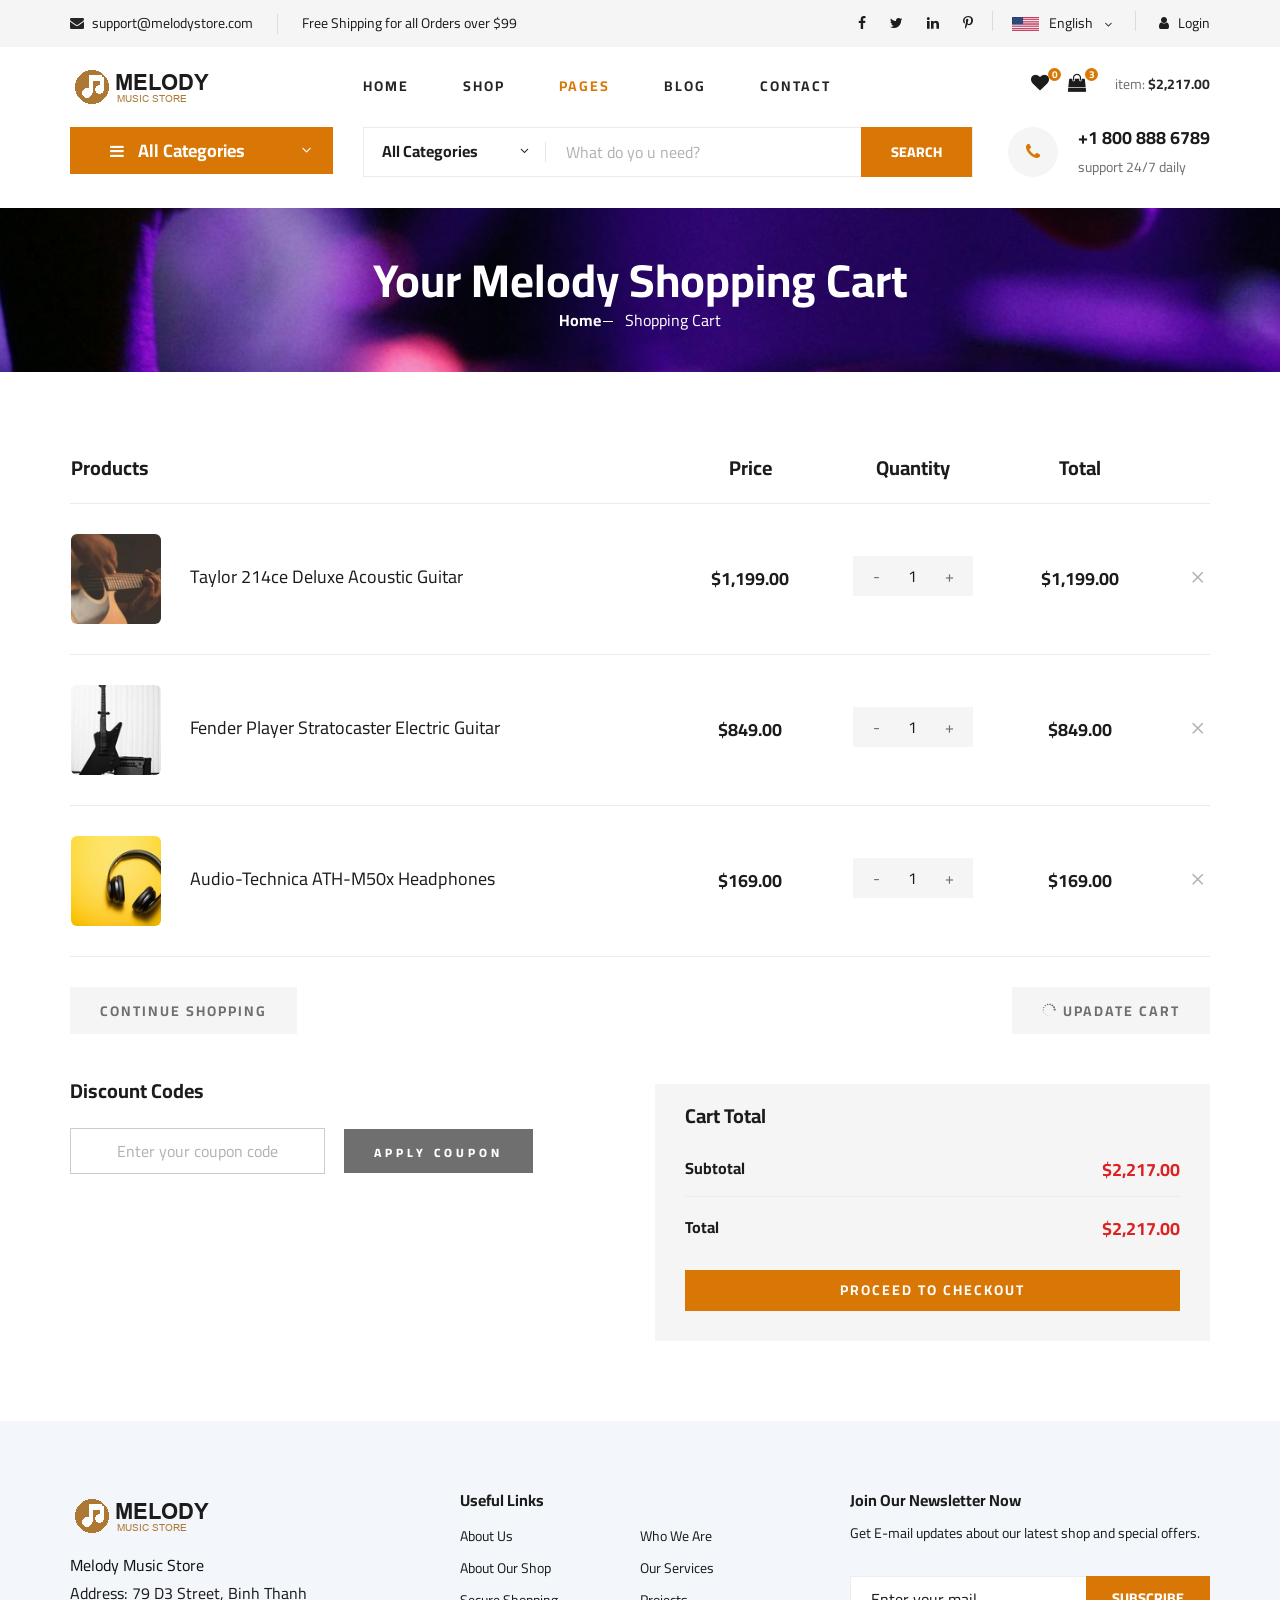
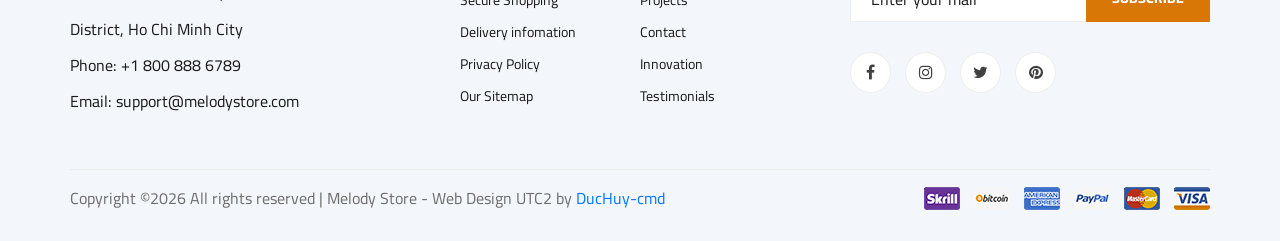
<file: shoping-cart.html>
<!DOCTYPE html>
<html lang="zxx">

<head>
    <meta charset="UTF-8">
    <meta name="description" content="Melody Store - Premium Musical Instruments & Pro Audio Gear">
    <meta name="keywords" content="Melody Store, guitars, pianos, drums, microphones, musical instruments, pro audio">
    <meta name="viewport" content="width=device-width, initial-scale=1.0">
    <meta http-equiv="X-UA-Compatible" content="ie=edge">
    <title>Shopping Cart | Melody Store</title>

    <!-- Google Font -->
    <link href="https://fonts.googleapis.com/css2?family=Cairo:wght@200;300;400;600;900&display=swap" rel="stylesheet">

    <!-- Css Styles -->
    <link rel="stylesheet" href="Styles/bootstrap.min.css" type="text/css">
    <link rel="stylesheet" href="Styles/font-awesome.min.css" type="text/css">
    <link rel="stylesheet" href="Styles/elegant-icons.css" type="text/css">
    <link rel="stylesheet" href="Styles/nice-select.css" type="text/css">
    <link rel="stylesheet" href="Styles/jquery-ui.min.css" type="text/css">
    <link rel="stylesheet" href="Styles/owl.carousel.min.css" type="text/css">
    <link rel="stylesheet" href="Styles/slicknav.min.css" type="text/css">
    <link rel="stylesheet" href="Styles/style.css" type="text/css">
    <link rel="stylesheet" href="Styles/store.css" type="text/css">
</head>

<body>
    <!-- Page Preloder -->
    <div id="preloder">
        <div class="loader"></div>
    </div>

    <!-- Humberger Begin -->
    <div class="humberger__menu__overlay"></div>
    <div class="humberger__menu__wrapper">
        <div class="humberger__menu__logo">
            <a href="#"><img src="Images/logo.png" alt=""></a>
        </div>
        <div class="humberger__menu__cart">
            <ul>
                <li><a href="#"><i class="fa fa-heart"></i> <span>2</span></a></li>
                <li><a href="shoping-cart.html"><i class="fa fa-shopping-bag"></i> <span>3</span></a></li>
            </ul>
            <div class="header__cart__price">item: <span>$2,217.00</span></div>
        </div>
        <div class="humberger__menu__widget">
            <div class="header__top__right__language">
                <img src="Images/language.png" alt="">
                <div>English</div>
                <span class="arrow_carrot-down"></span>
                <ul>
                    <li><a href="#">Spanis</a></li>
                    <li><a href="#">English</a></li>
                </ul>
            </div>
            <div class="header__top__right__auth">
                <a href="#"><i class="fa fa-user"></i> Login</a>
            </div>
        </div>
        <nav class="humberger__menu__nav mobile-menu">
                <ul>
                    <li ><a href="./index.html">Home</a></li>
                    <li ><a href="./shop-grid.html">Shop</a></li>
                    <li class="active"><a href="#">Pages</a>
                        <ul class="header__menu__dropdown">
                            <li><a href="./shop-details.html">Shop Details</a></li>
                            <li><a href="./shoping-cart.html">Shoping Cart</a></li>
                            <li><a href="./checkout.html">Check Out</a></li>
                            <li><a href="./blog-details.html">Blog Details</a></li>
                        </ul>
                    </li>
                    <li ><a href="./blog.html">Blog</a></li>
                    <li ><a href="./contact.html">Contact</a></li>
                </ul>
            </nav>
        <div id="mobile-menu-wrap"></div>
        <div class="header__top__right__social">
            <a href="#"><i class="fa fa-facebook"></i></a>
            <a href="#"><i class="fa fa-twitter"></i></a>
            <a href="#"><i class="fa fa-linkedin"></i></a>
            <a href="#"><i class="fa fa-pinterest-p"></i></a>
        </div>
        <div class="humberger__menu__contact">
            <ul>
                <li><i class="fa fa-envelope"></i> support@melodystore.com</li>
                <li>Free Shipping for all Orders over $99</li>
            </ul>
        </div>
    </div>
    <!-- Humberger End -->

    <!-- Header Section Begin -->
    <header class="header">
        <div class="header__top">
            <div class="container">
                <div class="row">
                    <div class="col-lg-6">
                        <div class="header__top__left">
                            <ul>
                                <li><i class="fa fa-envelope"></i> support@melodystore.com</li>
                                <li>Free Shipping for all Orders over $99</li>
                            </ul>
                        </div>
                    </div>
                    <div class="col-lg-6">
                        <div class="header__top__right">
                            <div class="header__top__right__social">
                                <a href="#"><i class="fa fa-facebook"></i></a>
                                <a href="#"><i class="fa fa-twitter"></i></a>
                                <a href="#"><i class="fa fa-linkedin"></i></a>
                                <a href="#"><i class="fa fa-pinterest-p"></i></a>
                            </div>
                            <div class="header__top__right__language">
                                <img src="Images/language.png" alt="">
                                <div>English</div>
                                <span class="arrow_carrot-down"></span>
                                <ul>
                                    <li><a href="#">Spanis</a></li>
                                    <li><a href="#">English</a></li>
                                </ul>
                            </div>
                            <div class="header__top__right__auth">
                                <a href="#"><i class="fa fa-user"></i> Login</a>
                            </div>
                        </div>
                    </div>
                </div>
            </div>
        </div>
        <div class="container">
            <div class="row">
                <div class="col-lg-3">
                    <div class="header__logo">
                        <a href="./index.html"><img src="Images/logo.png" alt=""></a>
                    </div>
                </div>
                <div class="col-lg-6">
                    <nav class="header__menu">
                        <ul>
                            <li ><a href="./index.html">Home</a></li>
                            <li ><a href="./shop-grid.html">Shop</a></li>
                            <li class="active"><a href="#">Pages</a>
                                <ul class="header__menu__dropdown">
                                    <li><a href="./shop-details.html">Shop Details</a></li>
                                    <li><a href="./shoping-cart.html">Shoping Cart</a></li>
                                    <li><a href="./checkout.html">Check Out</a></li>
                                    <li><a href="./blog-details.html">Blog Details</a></li>
                                </ul>
                            </li>
                            <li ><a href="./blog.html">Blog</a></li>
                            <li ><a href="./contact.html">Contact</a></li>
                        </ul>
                    </nav>
                </div>
                <div class="col-lg-3">
                    <div class="header__cart">
                        <ul>
                            <li><a href="#"><i class="fa fa-heart"></i> <span>2</span></a></li>
                            <li><a href="shoping-cart.html"><i class="fa fa-shopping-bag"></i> <span>3</span></a></li>
                        </ul>
                        <div class="header__cart__price">item: <span>$2,217.00</span></div>
                    </div>
                </div>
            </div>
            <div class="humberger__open">
                <i class="fa fa-bars"></i>
            </div>
        </div>
    </header>
    <!-- Header Section End -->

    <!-- Hero Section Begin -->
    <section class="hero hero-normal">
        <div class="container">
            <div class="row">
                <div class="col-lg-3">
                    <div class="hero__categories">
                        <div class="hero__categories__all">
                            <i class="fa fa-bars"></i>
                            <span>All Categories</span>
                        </div>
                        <ul>
                            <li><a href="shop-grid.html">Acoustic Guitars</a></li>
                            <li><a href="shop-grid.html">Electric Guitars & Bass</a></li>
                            <li><a href="shop-grid.html">Digital Pianos & Keyboards</a></li>
                            <li><a href="shop-grid.html">Drum Sets & Percussion</a></li>
                            <li><a href="shop-grid.html">Studio Microphones</a></li>
                            <li><a href="shop-grid.html">Audio Interfaces</a></li>
                            <li><a href="shop-grid.html">Guitar Amplifiers</a></li>
                            <li><a href="shop-grid.html">Studio Headphones</a></li>
                            <li><a href="shop-grid.html">Ukuleles & Folk</a></li>
                            <li><a href="shop-grid.html">Strings & Accessories</a></li>
                        </ul>
                    </div>
                </div>
                <div class="col-lg-9">
                    <div class="hero__search">
                        <div class="hero__search__form">
                            <form action="#">
                                <div class="hero__search__categories">
                                    All Categories
                                    <span class="arrow_carrot-down"></span>
                                </div>
                                <input type="text" placeholder="What do yo u need?">
                                <button type="submit" class="site-btn">SEARCH</button>
                            </form>
                        </div>
                        <div class="hero__search__phone">
                            <div class="hero__search__phone__icon">
                                <i class="fa fa-phone"></i>
                            </div>
                            <div class="hero__search__phone__text">
                                <h5>+1 800 888 6789</h5>
                                <span>support 24/7 daily</span>
                            </div>
                        </div>
                    </div>
                </div>
            </div>
        </div>
    </section>
    <!-- Hero Section End -->

    <!-- Breadcrumb Section Begin -->
    <section class="breadcrumb-section set-bg" data-setbg="Images/breadcrumb.jpg">
        <div class="container">
            <div class="row">
                <div class="col-lg-12 text-center">
                    <div class="breadcrumb__text">
                        <h2>Your Melody Shopping Cart</h2>
                        <div class="breadcrumb__option">
                            <a href="./index.html">Home</a>
                            <span>Shopping Cart</span>
                        </div>
                    </div>
                </div>
            </div>
        </div>
    </section>
    <!-- Breadcrumb Section End -->

    <!-- Shoping Cart Section Begin -->
    <section class="shoping-cart spad">
        <div class="container">
            <div class="row">
                <div class="col-lg-12">
                    <div class="shoping__cart__table">
                        <table>
                            <thead>
                                <tr>
                                    <th class="shoping__product">Products</th>
                                    <th>Price</th>
                                    <th>Quantity</th>
                                    <th>Total</th>
                                    <th></th>
                                </tr>
                            </thead>
                            <tbody>
                                <tr>
                                    <td class="shoping__cart__item">
                                        <img src="Images/cart/cart-1.jpg" alt="" style="width: 100px; height: 100px; object-fit: cover; border-radius: 4px;">
                                        <h5>Taylor 214ce Deluxe Acoustic Guitar</h5>
                                    </td>
                                    <td class="shoping__cart__price">
                                        $1,199.00
                                    </td>
                                    <td class="shoping__cart__quantity">
                                        <div class="quantity">
                                            <div class="pro-qty">
                                                <input type="text" value="1">
                                            </div>
                                        </div>
                                    </td>
                                    <td class="shoping__cart__total">
                                        $1,199.00
                                    </td>
                                    <td class="shoping__cart__item__close">
                                        <span class="icon_close"></span>
                                    </td>
                                </tr>
                                <tr>
                                    <td class="shoping__cart__item">
                                        <img src="Images/cart/cart-2.jpg" alt="" style="width: 100px; height: 100px; object-fit: cover; border-radius: 4px;">
                                        <h5>Fender Player Stratocaster Electric Guitar</h5>
                                    </td>
                                    <td class="shoping__cart__price">
                                        $849.00
                                    </td>
                                    <td class="shoping__cart__quantity">
                                        <div class="quantity">
                                            <div class="pro-qty">
                                                <input type="text" value="1">
                                            </div>
                                        </div>
                                    </td>
                                    <td class="shoping__cart__total">
                                        $849.00
                                    </td>
                                    <td class="shoping__cart__item__close">
                                        <span class="icon_close"></span>
                                    </td>
                                </tr>
                                <tr>
                                    <td class="shoping__cart__item">
                                        <img src="Images/cart/cart-3.jpg" alt="" style="width: 100px; height: 100px; object-fit: cover; border-radius: 4px;">
                                        <h5>Audio-Technica ATH-M50x Headphones</h5>
                                    </td>
                                    <td class="shoping__cart__price">
                                        $169.00
                                    </td>
                                    <td class="shoping__cart__quantity">
                                        <div class="quantity">
                                            <div class="pro-qty">
                                                <input type="text" value="1">
                                            </div>
                                        </div>
                                    </td>
                                    <td class="shoping__cart__total">
                                        $169.00
                                    </td>
                                    <td class="shoping__cart__item__close">
                                        <span class="icon_close"></span>
                                    </td>
                                </tr>
                            </tbody>
                        </table>
                    </div>
                </div>
            </div>
            <div class="row">
                <div class="col-lg-12">
                    <div class="shoping__cart__btns">
                        <a href="#" class="primary-btn cart-btn">CONTINUE SHOPPING</a>
                        <a href="#" class="primary-btn cart-btn cart-btn-right"><span class="icon_loading"></span>
                            Upadate Cart</a>
                    </div>
                </div>
                <div class="col-lg-6">
                    <div class="shoping__continue">
                        <div class="shoping__discount">
                            <h5>Discount Codes</h5>
                            <form action="#">
                                <input type="text" placeholder="Enter your coupon code">
                                <button type="submit" class="site-btn">APPLY COUPON</button>
                            </form>
                        </div>
                    </div>
                </div>
                <div class="col-lg-6">
                    <div class="shoping__checkout">
                        <h5>Cart Total</h5>
                        <ul>
                            <li>Subtotal <span>$2,217.00</span></li>
                            <li>Total <span>$2,217.00</span></li>
                        </ul>
                        <a href="#" class="primary-btn">PROCEED TO CHECKOUT</a>
                    </div>
                </div>
            </div>
        </div>
    </section>
    <!-- Shoping Cart Section End -->

    <!-- Footer Section Begin -->
    <footer class="footer spad">
        <div class="container">
            <div class="row">
                <div class="col-lg-3 col-md-6 col-sm-6">
                    <div class="footer__about">
<div class="footer__about__logo"><a href="./index.html"><img src="Images/logo.png" alt="Melody Store"></a></div>
<h6>Melody Music Store</h6>
                        <ul>
                            <li>Address: 79 D3 Street, Binh Thanh District, Ho Chi Minh City</li>
                            <li>Phone: +1 800 888 6789</li>
                            <li>Email: support@melodystore.com</li>
                        </ul></div>
                </div>
                <div class="col-lg-4 col-md-6 col-sm-6 offset-lg-1">
                    <div class="footer__widget">
                        <h6>Useful Links</h6>
                        <ul>
                            <li><a href="#">About Us</a></li>
                            <li><a href="#">About Our Shop</a></li>
                            <li><a href="#">Secure Shopping</a></li>
                            <li><a href="#">Delivery infomation</a></li>
                            <li><a href="#">Privacy Policy</a></li>
                            <li><a href="#">Our Sitemap</a></li>
                        </ul>
                        <ul>
                            <li><a href="#">Who We Are</a></li>
                            <li><a href="#">Our Services</a></li>
                            <li><a href="#">Projects</a></li>
                            <li><a href="#">Contact</a></li>
                            <li><a href="#">Innovation</a></li>
                            <li><a href="#">Testimonials</a></li>
                        </ul>
                    </div>
                </div>
                <div class="col-lg-4 col-md-12">
                    <div class="footer__widget">
                        <h6>Join Our Newsletter Now</h6>
                        <p>Get E-mail updates about our latest shop and special offers.</p>
                        <form action="#">
                            <input type="text" placeholder="Enter your mail">
                            <button type="submit" class="site-btn">Subscribe</button>
                        </form>
                        <div class="footer__widget__social">
                            <a href="#"><i class="fa fa-facebook"></i></a>
                            <a href="#"><i class="fa fa-instagram"></i></a>
                            <a href="#"><i class="fa fa-twitter"></i></a>
                            <a href="#"><i class="fa fa-pinterest"></i></a>
                        </div>
                    </div>
                </div>
            </div>
            <div class="row">
                <div class="col-lg-12">
                    <div class="footer__copyright">
                        <div class="footer__copyright__text"><p>
  Copyright &copy;<script>document.write(new Date().getFullYear());</script> All rights reserved | Melody Store - Web Design UTC2 by <a href="https://github.com/DucHuy-cmd" target="_blank">DucHuy-cmd</a>
  </p></div>
                        <div class="footer__copyright__payment"><img src="Images/payment-item.png" alt=""></div>
                    </div>
                </div>
            </div>
        </div>
    </footer>
    <!-- Footer Section End -->

    <!-- Js Plugins -->
    <script src="Scripts/jquery-3.3.1.min.js"></script>
    <script src="Scripts/bootstrap.min.js"></script>
    <script src="Scripts/jquery.nice-select.min.js"></script>
    <script src="Scripts/jquery-ui.min.js"></script>
    <script src="Scripts/jquery.slicknav.js"></script>
    <script src="Scripts/mixitup.min.js"></script>
    <script src="Scripts/owl.carousel.min.js"></script>
    <script src="Scripts/main.js"></script>
    <script src="Scripts/store.js"></script>


</body>

</html>
</file>
<file: Styles/elegant-icons.css>
@font-face {
	font-family: 'ElegantIcons';
	src:url('../fonts/ElegantIcons.eot');
	src:url('../fonts/ElegantIcons.eot?#iefix') format('embedded-opentype'),
		url('../fonts/ElegantIcons.woff') format('woff'),
		url('../fonts/ElegantIcons.ttf') format('truetype'),
		url('../fonts/ElegantIcons.svg#ElegantIcons') format('svg');
	font-weight: normal;
	font-style: normal;
}

/* Use the following CSS code if you want to use data attributes for inserting your icons */
[data-icon]:before {
	font-family: 'ElegantIcons';
	content: attr(data-icon);
	speak: none;
	font-weight: normal;
	font-variant: normal;
	text-transform: none;
	line-height: 1;
	-webkit-font-smoothing: antialiased;
	-moz-osx-font-smoothing: grayscale;
}

/* Use the following CSS code if you want to have a class per icon */
/*
Instead of a list of all class selectors,
you can use the generic selector below, but it's slower:
[class*="your-class-prefix"] {
*/
.arrow_up, .arrow_down, .arrow_left, .arrow_right, .arrow_left-up, .arrow_right-up, .arrow_right-down, .arrow_left-down, .arrow-up-down, .arrow_up-down_alt, .arrow_left-right_alt, .arrow_left-right, .arrow_expand_alt2, .arrow_expand_alt, .arrow_condense, .arrow_expand, .arrow_move, .arrow_carrot-up, .arrow_carrot-down, .arrow_carrot-left, .arrow_carrot-right, .arrow_carrot-2up, .arrow_carrot-2down, .arrow_carrot-2left, .arrow_carrot-2right, .arrow_carrot-up_alt2, .arrow_carrot-down_alt2, .arrow_carrot-left_alt2, .arrow_carrot-right_alt2, .arrow_carrot-2up_alt2, .arrow_carrot-2down_alt2, .arrow_carrot-2left_alt2, .arrow_carrot-2right_alt2, .arrow_triangle-up, .arrow_triangle-down, .arrow_triangle-left, .arrow_triangle-right, .arrow_triangle-up_alt2, .arrow_triangle-down_alt2, .arrow_triangle-left_alt2, .arrow_triangle-right_alt2, .arrow_back, .icon_minus-06, .icon_plus, .icon_close, .icon_check, .icon_minus_alt2, .icon_plus_alt2, .icon_close_alt2, .icon_check_alt2, .icon_zoom-out_alt, .icon_zoom-in_alt, .icon_search, .icon_box-empty, .icon_box-selected, .icon_minus-box, .icon_plus-box, .icon_box-checked, .icon_circle-empty, .icon_circle-slelected, .icon_stop_alt2, .icon_stop, .icon_pause_alt2, .icon_pause, .icon_menu, .icon_menu-square_alt2, .icon_menu-circle_alt2, .icon_ul, .icon_ol, .icon_adjust-horiz, .icon_adjust-vert, .icon_document_alt, .icon_documents_alt, .icon_pencil, .icon_pencil-edit_alt, .icon_pencil-edit, .icon_folder-alt, .icon_folder-open_alt, .icon_folder-add_alt, .icon_info_alt, .icon_error-oct_alt, .icon_error-circle_alt, .icon_error-triangle_alt, .icon_question_alt2, .icon_question, .icon_comment_alt, .icon_chat_alt, .icon_vol-mute_alt, .icon_volume-low_alt, .icon_volume-high_alt, .icon_quotations, .icon_quotations_alt2, .icon_clock_alt, .icon_lock_alt, .icon_lock-open_alt, .icon_key_alt, .icon_cloud_alt, .icon_cloud-upload_alt, .icon_cloud-download_alt, .icon_image, .icon_images, .icon_lightbulb_alt, .icon_gift_alt, .icon_house_alt, .icon_genius, .icon_mobile, .icon_tablet, .icon_laptop, .icon_desktop, .icon_camera_alt, .icon_mail_alt, .icon_cone_alt, .icon_ribbon_alt, .icon_bag_alt, .icon_creditcard, .icon_cart_alt, .icon_paperclip, .icon_tag_alt, .icon_tags_alt, .icon_trash_alt, .icon_cursor_alt, .icon_mic_alt, .icon_compass_alt, .icon_pin_alt, .icon_pushpin_alt, .icon_map_alt, .icon_drawer_alt, .icon_toolbox_alt, .icon_book_alt, .icon_calendar, .icon_film, .icon_table, .icon_contacts_alt, .icon_headphones, .icon_lifesaver, .icon_piechart, .icon_refresh, .icon_link_alt, .icon_link, .icon_loading, .icon_blocked, .icon_archive_alt, .icon_heart_alt, .icon_star_alt, .icon_star-half_alt, .icon_star, .icon_star-half, .icon_tools, .icon_tool, .icon_cog, .icon_cogs, .arrow_up_alt, .arrow_down_alt, .arrow_left_alt, .arrow_right_alt, .arrow_left-up_alt, .arrow_right-up_alt, .arrow_right-down_alt, .arrow_left-down_alt, .arrow_condense_alt, .arrow_expand_alt3, .arrow_carrot_up_alt, .arrow_carrot-down_alt, .arrow_carrot-left_alt, .arrow_carrot-right_alt, .arrow_carrot-2up_alt, .arrow_carrot-2dwnn_alt, .arrow_carrot-2left_alt, .arrow_carrot-2right_alt, .arrow_triangle-up_alt, .arrow_triangle-down_alt, .arrow_triangle-left_alt, .arrow_triangle-right_alt, .icon_minus_alt, .icon_plus_alt, .icon_close_alt, .icon_check_alt, .icon_zoom-out, .icon_zoom-in, .icon_stop_alt, .icon_menu-square_alt, .icon_menu-circle_alt, .icon_document, .icon_documents, .icon_pencil_alt, .icon_folder, .icon_folder-open, .icon_folder-add, .icon_folder_upload, .icon_folder_download, .icon_info, .icon_error-circle, .icon_error-oct, .icon_error-triangle, .icon_question_alt, .icon_comment, .icon_chat, .icon_vol-mute, .icon_volume-low, .icon_volume-high, .icon_quotations_alt, .icon_clock, .icon_lock, .icon_lock-open, .icon_key, .icon_cloud, .icon_cloud-upload, .icon_cloud-download, .icon_lightbulb, .icon_gift, .icon_house, .icon_camera, .icon_mail, .icon_cone, .icon_ribbon, .icon_bag, .icon_cart, .icon_tag, .icon_tags, .icon_trash, .icon_cursor, .icon_mic, .icon_compass, .icon_pin, .icon_pushpin, .icon_map, .icon_drawer, .icon_toolbox, .icon_book, .icon_contacts, .icon_archive, .icon_heart, .icon_profile, .icon_group, .icon_grid-2x2, .icon_grid-3x3, .icon_music, .icon_pause_alt, .icon_phone, .icon_upload, .icon_download, .social_facebook, .social_twitter, .social_pinterest, .social_googleplus, .social_tumblr, .social_tumbleupon, .social_wordpress, .social_instagram, .social_dribbble, .social_vimeo, .social_linkedin, .social_rss, .social_deviantart, .social_share, .social_myspace, .social_skype, .social_youtube, .social_picassa, .social_googledrive, .social_flickr, .social_blogger, .social_spotify, .social_delicious, .social_facebook_circle, .social_twitter_circle, .social_pinterest_circle, .social_googleplus_circle, .social_tumblr_circle, .social_stumbleupon_circle, .social_wordpress_circle, .social_instagram_circle, .social_dribbble_circle, .social_vimeo_circle, .social_linkedin_circle, .social_rss_circle, .social_deviantart_circle, .social_share_circle, .social_myspace_circle, .social_skype_circle, .social_youtube_circle, .social_picassa_circle, .social_googledrive_alt2, .social_flickr_circle, .social_blogger_circle, .social_spotify_circle, .social_delicious_circle, .social_facebook_square, .social_twitter_square, .social_pinterest_square, .social_googleplus_square, .social_tumblr_square, .social_stumbleupon_square, .social_wordpress_square, .social_instagram_square, .social_dribbble_square, .social_vimeo_square, .social_linkedin_square, .social_rss_square, .social_deviantart_square, .social_share_square, .social_myspace_square, .social_skype_square, .social_youtube_square, .social_picassa_square, .social_googledrive_square, .social_flickr_square, .social_blogger_square, .social_spotify_square, .social_delicious_square, .icon_printer, .icon_calulator, .icon_building, .icon_floppy, .icon_drive, .icon_search-2, .icon_id, .icon_id-2, .icon_puzzle, .icon_like, .icon_dislike, .icon_mug, .icon_currency, .icon_wallet, .icon_pens, .icon_easel, .icon_flowchart, .icon_datareport, .icon_briefcase, .icon_shield, .icon_percent, .icon_globe, .icon_globe-2, .icon_target, .icon_hourglass, .icon_balance, .icon_rook, .icon_printer-alt, .icon_calculator_alt, .icon_building_alt, .icon_floppy_alt, .icon_drive_alt, .icon_search_alt, .icon_id_alt, .icon_id-2_alt, .icon_puzzle_alt, .icon_like_alt, .icon_dislike_alt, .icon_mug_alt, .icon_currency_alt, .icon_wallet_alt, .icon_pens_alt, .icon_easel_alt, .icon_flowchart_alt, .icon_datareport_alt, .icon_briefcase_alt, .icon_shield_alt, .icon_percent_alt, .icon_globe_alt, .icon_clipboard {
	font-family: 'ElegantIcons';
	speak: none;
	font-style: normal;
	font-weight: normal;
	font-variant: normal;
	text-transform: none;
	line-height: 1;
	-webkit-font-smoothing: antialiased;
}
.arrow_up:before {
	content: "\21";
}
.arrow_down:before {
	content: "\22";
}
.arrow_left:before {
	content: "\23";
}
.arrow_right:before {
	content: "\24";
}
.arrow_left-up:before {
	content: "\25";
}
.arrow_right-up:before {
	content: "\26";
}
.arrow_right-down:before {
	content: "\27";
}
.arrow_left-down:before {
	content: "\28";
}
.arrow-up-down:before {
	content: "\29";
}
.arrow_up-down_alt:before {
	content: "\2a";
}
.arrow_left-right_alt:before {
	content: "\2b";
}
.arrow_left-right:before {
	content: "\2c";
}
.arrow_expand_alt2:before {
	content: "\2d";
}
.arrow_expand_alt:before {
	content: "\2e";
}
.arrow_condense:before {
	content: "\2f";
}
.arrow_expand:before {
	content: "\30";
}
.arrow_move:before {
	content: "\31";
}
.arrow_carrot-up:before {
	content: "\32";
}
.arrow_carrot-down:before {
	content: "\33";
}
.arrow_carrot-left:before {
	content: "\34";
}
.arrow_carrot-right:before {
	content: "\35";
}
.arrow_carrot-2up:before {
	content: "\36";
}
.arrow_carrot-2down:before {
	content: "\37";
}
.arrow_carrot-2left:before {
	content: "\38";
}
.arrow_carrot-2right:before {
	content: "\39";
}
.arrow_carrot-up_alt2:before {
	content: "\3a";
}
.arrow_carrot-down_alt2:before {
	content: "\3b";
}
.arrow_carrot-left_alt2:before {
	content: "\3c";
}
.arrow_carrot-right_alt2:before {
	content: "\3d";
}
.arrow_carrot-2up_alt2:before {
	content: "\3e";
}
.arrow_carrot-2down_alt2:before {
	content: "\3f";
}
.arrow_carrot-2left_alt2:before {
	content: "\40";
}
.arrow_carrot-2right_alt2:before {
	content: "\41";
}
.arrow_triangle-up:before {
	content: "\42";
}
.arrow_triangle-down:before {
	content: "\43";
}
.arrow_triangle-left:before {
	content: "\44";
}
.arrow_triangle-right:before {
	content: "\45";
}
.arrow_triangle-up_alt2:before {
	content: "\46";
}
.arrow_triangle-down_alt2:before {
	content: "\47";
}
.arrow_triangle-left_alt2:before {
	content: "\48";
}
.arrow_triangle-right_alt2:before {
	content: "\49";
}
.arrow_back:before {
	content: "\4a";
}
.icon_minus-06:before {
	content: "\4b";
}
.icon_plus:before {
	content: "\4c";
}
.icon_close:before {
	content: "\4d";
}
.icon_check:before {
	content: "\4e";
}
.icon_minus_alt2:before {
	content: "\4f";
}
.icon_plus_alt2:before {
	content: "\50";
}
.icon_close_alt2:before {
	content: "\51";
}
.icon_check_alt2:before {
	content: "\52";
}
.icon_zoom-out_alt:before {
	content: "\53";
}
.icon_zoom-in_alt:before {
	content: "\54";
}
.icon_search:before {
	content: "\55";
}
.icon_box-empty:before {
	content: "\56";
}
.icon_box-selected:before {
	content: "\57";
}
.icon_minus-box:before {
	content: "\58";
}
.icon_plus-box:before {
	content: "\59";
}
.icon_box-checked:before {
	content: "\5a";
}
.icon_circle-empty:before {
	content: "\5b";
}
.icon_circle-slelected:before {
	content: "\5c";
}
.icon_stop_alt2:before {
	content: "\5d";
}
.icon_stop:before {
	content: "\5e";
}
.icon_pause_alt2:before {
	content: "\5f";
}
.icon_pause:before {
	content: "\60";
}
.icon_menu:before {
	content: "\61";
}
.icon_menu-square_alt2:before {
	content: "\62";
}
.icon_menu-circle_alt2:before {
	content: "\63";
}
.icon_ul:before {
	content: "\64";
}
.icon_ol:before {
	content: "\65";
}
.icon_adjust-horiz:before {
	content: "\66";
}
.icon_adjust-vert:before {
	content: "\67";
}
.icon_document_alt:before {
	content: "\68";
}
.icon_documents_alt:before {
	content: "\69";
}
.icon_pencil:before {
	content: "\6a";
}
.icon_pencil-edit_alt:before {
	content: "\6b";
}
.icon_pencil-edit:before {
	content: "\6c";
}
.icon_folder-alt:before {
	content: "\6d";
}
.icon_folder-open_alt:before {
	content: "\6e";
}
.icon_folder-add_alt:before {
	content: "\6f";
}
.icon_info_alt:before {
	content: "\70";
}
.icon_error-oct_alt:before {
	content: "\71";
}
.icon_error-circle_alt:before {
	content: "\72";
}
.icon_error-triangle_alt:before {
	content: "\73";
}
.icon_question_alt2:before {
	content: "\74";
}
.icon_question:before {
	content: "\75";
}
.icon_comment_alt:before {
	content: "\76";
}
.icon_chat_alt:before {
	content: "\77";
}
.icon_vol-mute_alt:before {
	content: "\78";
}
.icon_volume-low_alt:before {
	content: "\79";
}
.icon_volume-high_alt:before {
	content: "\7a";
}
.icon_quotations:before {
	content: "\7b";
}
.icon_quotations_alt2:before {
	content: "\7c";
}
.icon_clock_alt:before {
	content: "\7d";
}
.icon_lock_alt:before {
	content: "\7e";
}
.icon_lock-open_alt:before {
	content: "\e000";
}
.icon_key_alt:before {
	content: "\e001";
}
.icon_cloud_alt:before {
	content: "\e002";
}
.icon_cloud-upload_alt:before {
	content: "\e003";
}
.icon_cloud-download_alt:before {
	content: "\e004";
}
.icon_image:before {
	content: "\e005";
}
.icon_images:before {
	content: "\e006";
}
.icon_lightbulb_alt:before {
	content: "\e007";
}
.icon_gift_alt:before {
	content: "\e008";
}
.icon_house_alt:before {
	content: "\e009";
}
.icon_genius:before {
	content: "\e00a";
}
.icon_mobile:before {
	content: "\e00b";
}
.icon_tablet:before {
	content: "\e00c";
}
.icon_laptop:before {
	content: "\e00d";
}
.icon_desktop:before {
	content: "\e00e";
}
.icon_camera_alt:before {
	content: "\e00f";
}
.icon_mail_alt:before {
	content: "\e010";
}
.icon_cone_alt:before {
	content: "\e011";
}
.icon_ribbon_alt:before {
	content: "\e012";
}
.icon_bag_alt:before {
	content: "\e013";
}
.icon_creditcard:before {
	content: "\e014";
}
.icon_cart_alt:before {
	content: "\e015";
}
.icon_paperclip:before {
	content: "\e016";
}
.icon_tag_alt:before {
	content: "\e017";
}
.icon_tags_alt:before {
	content: "\e018";
}
.icon_trash_alt:before {
	content: "\e019";
}
.icon_cursor_alt:before {
	content: "\e01a";
}
.icon_mic_alt:before {
	content: "\e01b";
}
.icon_compass_alt:before {
	content: "\e01c";
}
.icon_pin_alt:before {
	content: "\e01d";
}
.icon_pushpin_alt:before {
	content: "\e01e";
}
.icon_map_alt:before {
	content: "\e01f";
}
.icon_drawer_alt:before {
	content: "\e020";
}
.icon_toolbox_alt:before {
	content: "\e021";
}
.icon_book_alt:before {
	content: "\e022";
}
.icon_calendar:before {
	content: "\e023";
}
.icon_film:before {
	content: "\e024";
}
.icon_table:before {
	content: "\e025";
}
.icon_contacts_alt:before {
	content: "\e026";
}
.icon_headphones:before {
	content: "\e027";
}
.icon_lifesaver:before {
	content: "\e028";
}
.icon_piechart:before {
	content: "\e029";
}
.icon_refresh:before {
	content: "\e02a";
}
.icon_link_alt:before {
	content: "\e02b";
}
.icon_link:before {
	content: "\e02c";
}
.icon_loading:before {
	content: "\e02d";
}
.icon_blocked:before {
	content: "\e02e";
}
.icon_archive_alt:before {
	content: "\e02f";
}
.icon_heart_alt:before {
	content: "\e030";
}
.icon_star_alt:before {
	content: "\e031";
}
.icon_star-half_alt:before {
	content: "\e032";
}
.icon_star:before {
	content: "\e033";
}
.icon_star-half:before {
	content: "\e034";
}
.icon_tools:before {
	content: "\e035";
}
.icon_tool:before {
	content: "\e036";
}
.icon_cog:before {
	content: "\e037";
}
.icon_cogs:before {
	content: "\e038";
}
.arrow_up_alt:before {
	content: "\e039";
}
.arrow_down_alt:before {
	content: "\e03a";
}
.arrow_left_alt:before {
	content: "\e03b";
}
.arrow_right_alt:before {
	content: "\e03c";
}
.arrow_left-up_alt:before {
	content: "\e03d";
}
.arrow_right-up_alt:before {
	content: "\e03e";
}
.arrow_right-down_alt:before {
	content: "\e03f";
}
.arrow_left-down_alt:before {
	content: "\e040";
}
.arrow_condense_alt:before {
	content: "\e041";
}
.arrow_expand_alt3:before {
	content: "\e042";
}
.arrow_carrot_up_alt:before {
	content: "\e043";
}
.arrow_carrot-down_alt:before {
	content: "\e044";
}
.arrow_carrot-left_alt:before {
	content: "\e045";
}
.arrow_carrot-right_alt:before {
	content: "\e046";
}
.arrow_carrot-2up_alt:before {
	content: "\e047";
}
.arrow_carrot-2dwnn_alt:before {
	content: "\e048";
}
.arrow_carrot-2left_alt:before {
	content: "\e049";
}
.arrow_carrot-2right_alt:before {
	content: "\e04a";
}
.arrow_triangle-up_alt:before {
	content: "\e04b";
}
.arrow_triangle-down_alt:before {
	content: "\e04c";
}
.arrow_triangle-left_alt:before {
	content: "\e04d";
}
.arrow_triangle-right_alt:before {
	content: "\e04e";
}
.icon_minus_alt:before {
	content: "\e04f";
}
.icon_plus_alt:before {
	content: "\e050";
}
.icon_close_alt:before {
	content: "\e051";
}
.icon_check_alt:before {
	content: "\e052";
}
.icon_zoom-out:before {
	content: "\e053";
}
.icon_zoom-in:before {
	content: "\e054";
}
.icon_stop_alt:before {
	content: "\e055";
}
.icon_menu-square_alt:before {
	content: "\e056";
}
.icon_menu-circle_alt:before {
	content: "\e057";
}
.icon_document:before {
	content: "\e058";
}
.icon_documents:before {
	content: "\e059";
}
.icon_pencil_alt:before {
	content: "\e05a";
}
.icon_folder:before {
	content: "\e05b";
}
.icon_folder-open:before {
	content: "\e05c";
}
.icon_folder-add:before {
	content: "\e05d";
}
.icon_folder_upload:before {
	content: "\e05e";
}
.icon_folder_download:before {
	content: "\e05f";
}
.icon_info:before {
	content: "\e060";
}
.icon_error-circle:before {
	content: "\e061";
}
.icon_error-oct:before {
	content: "\e062";
}
.icon_error-triangle:before {
	content: "\e063";
}
.icon_question_alt:before {
	content: "\e064";
}
.icon_comment:before {
	content: "\e065";
}
.icon_chat:before {
	content: "\e066";
}
.icon_vol-mute:before {
	content: "\e067";
}
.icon_volume-low:before {
	content: "\e068";
}
.icon_volume-high:before {
	content: "\e069";
}
.icon_quotations_alt:before {
	content: "\e06a";
}
.icon_clock:before {
	content: "\e06b";
}
.icon_lock:before {
	content: "\e06c";
}
.icon_lock-open:before {
	content: "\e06d";
}
.icon_key:before {
	content: "\e06e";
}
.icon_cloud:before {
	content: "\e06f";
}
.icon_cloud-upload:before {
	content: "\e070";
}
.icon_cloud-download:before {
	content: "\e071";
}
.icon_lightbulb:before {
	content: "\e072";
}
.icon_gift:before {
	content: "\e073";
}
.icon_house:before {
	content: "\e074";
}
.icon_camera:before {
	content: "\e075";
}
.icon_mail:before {
	content: "\e076";
}
.icon_cone:before {
	content: "\e077";
}
.icon_ribbon:before {
	content: "\e078";
}
.icon_bag:before {
	content: "\e079";
}
.icon_cart:before {
	content: "\e07a";
}
.icon_tag:before {
	content: "\e07b";
}
.icon_tags:before {
	content: "\e07c";
}
.icon_trash:before {
	content: "\e07d";
}
.icon_cursor:before {
	content: "\e07e";
}
.icon_mic:before {
	content: "\e07f";
}
.icon_compass:before {
	content: "\e080";
}
.icon_pin:before {
	content: "\e081";
}
.icon_pushpin:before {
	content: "\e082";
}
.icon_map:before {
	content: "\e083";
}
.icon_drawer:before {
	content: "\e084";
}
.icon_toolbox:before {
	content: "\e085";
}
.icon_book:before {
	content: "\e086";
}
.icon_contacts:before {
	content: "\e087";
}
.icon_archive:before {
	content: "\e088";
}
.icon_heart:before {
	content: "\e089";
}
.icon_profile:before {
	content: "\e08a";
}
.icon_group:before {
	content: "\e08b";
}
.icon_grid-2x2:before {
	content: "\e08c";
}
.icon_grid-3x3:before {
	content: "\e08d";
}
.icon_music:before {
	content: "\e08e";
}
.icon_pause_alt:before {
	content: "\e08f";
}
.icon_phone:before {
	content: "\e090";
}
.icon_upload:before {
	content: "\e091";
}
.icon_download:before {
	content: "\e092";
}
.social_facebook:before {
	content: "\e093";
}
.social_twitter:before {
	content: "\e094";
}
.social_pinterest:before {
	content: "\e095";
}
.social_googleplus:before {
	content: "\e096";
}
.social_tumblr:before {
	content: "\e097";
}
.social_tumbleupon:before {
	content: "\e098";
}
.social_wordpress:before {
	content: "\e099";
}
.social_instagram:before {
	content: "\e09a";
}
.social_dribbble:before {
	content: "\e09b";
}
.social_vimeo:before {
	content: "\e09c";
}
.social_linkedin:before {
	content: "\e09d";
}
.social_rss:before {
	content: "\e09e";
}
.social_deviantart:before {
	content: "\e09f";
}
.social_share:before {
	content: "\e0a0";
}
.social_myspace:before {
	content: "\e0a1";
}
.social_skype:before {
	content: "\e0a2";
}
.social_youtube:before {
	content: "\e0a3";
}
.social_picassa:before {
	content: "\e0a4";
}
.social_googledrive:before {
	content: "\e0a5";
}
.social_flickr:before {
	content: "\e0a6";
}
.social_blogger:before {
	content: "\e0a7";
}
.social_spotify:before {
	content: "\e0a8";
}
.social_delicious:before {
	content: "\e0a9";
}
.social_facebook_circle:before {
	content: "\e0aa";
}
.social_twitter_circle:before {
	content: "\e0ab";
}
.social_pinterest_circle:before {
	content: "\e0ac";
}
.social_googleplus_circle:before {
	content: "\e0ad";
}
.social_tumblr_circle:before {
	content: "\e0ae";
}
.social_stumbleupon_circle:before {
	content: "\e0af";
}
.social_wordpress_circle:before {
	content: "\e0b0";
}
.social_instagram_circle:before {
	content: "\e0b1";
}
.social_dribbble_circle:before {
	content: "\e0b2";
}
.social_vimeo_circle:before {
	content: "\e0b3";
}
.social_linkedin_circle:before {
	content: "\e0b4";
}
.social_rss_circle:before {
	content: "\e0b5";
}
.social_deviantart_circle:before {
	content: "\e0b6";
}
.social_share_circle:before {
	content: "\e0b7";
}
.social_myspace_circle:before {
	content: "\e0b8";
}
.social_skype_circle:before {
	content: "\e0b9";
}
.social_youtube_circle:before {
	content: "\e0ba";
}
.social_picassa_circle:before {
	content: "\e0bb";
}
.social_googledrive_alt2:before {
	content: "\e0bc";
}
.social_flickr_circle:before {
	content: "\e0bd";
}
.social_blogger_circle:before {
	content: "\e0be";
}
.social_spotify_circle:before {
	content: "\e0bf";
}
.social_delicious_circle:before {
	content: "\e0c0";
}
.social_facebook_square:before {
	content: "\e0c1";
}
.social_twitter_square:before {
	content: "\e0c2";
}
.social_pinterest_square:before {
	content: "\e0c3";
}
.social_googleplus_square:before {
	content: "\e0c4";
}
.social_tumblr_square:before {
	content: "\e0c5";
}
.social_stumbleupon_square:before {
	content: "\e0c6";
}
.social_wordpress_square:before {
	content: "\e0c7";
}
.social_instagram_square:before {
	content: "\e0c8";
}
.social_dribbble_square:before {
	content: "\e0c9";
}
.social_vimeo_square:before {
	content: "\e0ca";
}
.social_linkedin_square:before {
	content: "\e0cb";
}
.social_rss_square:before {
	content: "\e0cc";
}
.social_deviantart_square:before {
	content: "\e0cd";
}
.social_share_square:before {
	content: "\e0ce";
}
.social_myspace_square:before {
	content: "\e0cf";
}
.social_skype_square:before {
	content: "\e0d0";
}
.social_youtube_square:before {
	content: "\e0d1";
}
.social_picassa_square:before {
	content: "\e0d2";
}
.social_googledrive_square:before {
	content: "\e0d3";
}
.social_flickr_square:before {
	content: "\e0d4";
}
.social_blogger_square:before {
	content: "\e0d5";
}
.social_spotify_square:before {
	content: "\e0d6";
}
.social_delicious_square:before {
	content: "\e0d7";
}
.icon_printer:before {
	content: "\e103";
}
.icon_calulator:before {
	content: "\e0ee";
}
.icon_building:before {
	content: "\e0ef";
}
.icon_floppy:before {
	content: "\e0e8";
}
.icon_drive:before {
	content: "\e0ea";
}
.icon_search-2:before {
	content: "\e101";
}
.icon_id:before {
	content: "\e107";
}
.icon_id-2:before {
	content: "\e108";
}
.icon_puzzle:before {
	content: "\e102";
}
.icon_like:before {
	content: "\e106";
}
.icon_dislike:before {
	content: "\e0eb";
}
.icon_mug:before {
	content: "\e105";
}
.icon_currency:before {
	content: "\e0ed";
}
.icon_wallet:before {
	content: "\e100";
}
.icon_pens:before {
	content: "\e104";
}
.icon_easel:before {
	content: "\e0e9";
}
.icon_flowchart:before {
	content: "\e109";
}
.icon_datareport:before {
	content: "\e0ec";
}
.icon_briefcase:before {
	content: "\e0fe";
}
.icon_shield:before {
	content: "\e0f6";
}
.icon_percent:before {
	content: "\e0fb";
}
.icon_globe:before {
	content: "\e0e2";
}
.icon_globe-2:before {
	content: "\e0e3";
}
.icon_target:before {
	content: "\e0f5";
}
.icon_hourglass:before {
	content: "\e0e1";
}
.icon_balance:before {
	content: "\e0ff";
}
.icon_rook:before {
	content: "\e0f8";
}
.icon_printer-alt:before {
	content: "\e0fa";
}
.icon_calculator_alt:before {
	content: "\e0e7";
}
.icon_building_alt:before {
	content: "\e0fd";
}
.icon_floppy_alt:before {
	content: "\e0e4";
}
.icon_drive_alt:before {
	content: "\e0e5";
}
.icon_search_alt:before {
	content: "\e0f7";
}
.icon_id_alt:before {
	content: "\e0e0";
}
.icon_id-2_alt:before {
	content: "\e0fc";
}
.icon_puzzle_alt:before {
	content: "\e0f9";
}
.icon_like_alt:before {
	content: "\e0dd";
}
.icon_dislike_alt:before {
	content: "\e0f1";
}
.icon_mug_alt:before {
	content: "\e0dc";
}
.icon_currency_alt:before {
	content: "\e0f3";
}
.icon_wallet_alt:before {
	content: "\e0d8";
}
.icon_pens_alt:before {
	content: "\e0db";
}
.icon_easel_alt:before {
	content: "\e0f0";
}
.icon_flowchart_alt:before {
	content: "\e0df";
}
.icon_datareport_alt:before {
	content: "\e0f2";
}
.icon_briefcase_alt:before {
	content: "\e0f4";
}
.icon_shield_alt:before {
	content: "\e0d9";
}
.icon_percent_alt:before {
	content: "\e0da";
}
.icon_globe_alt:before {
	content: "\e0de";
}
.icon_clipboard:before {
	content: "\e0e6";
}


	.glyph {
		float: left;
		text-align: center;
		padding: .75em;
		margin: .4em 1.5em .75em 0;
		width: 6em;
text-shadow: none;
	}
        .glyph_big {
        font-size: 128px;
        color: #59c5dc;
        float: left;
        margin-right: 20px;
        }

        .glyph div { padding-bottom: 10px;}

	.glyph input {
		font-family: consolas, monospace;
		font-size: 12px;
		width: 100%;
		text-align: center;
		border: 0;
		box-shadow: 0 0 0 1px #ccc;
		padding: .2em;
                -moz-border-radius: 5px;
                -webkit-border-radius: 5px;
	}
	.centered {
		margin-left: auto;
		margin-right: auto;
	}
	.glyph .fs1 {
		font-size: 2em;
	}
</file>
<file: Styles/nice-select.css>
.nice-select {
  -webkit-tap-highlight-color: transparent;
  background-color: #fff;
  border-radius: 5px;
  border: solid 1px #e8e8e8;
  box-sizing: border-box;
  clear: both;
  cursor: pointer;
  display: block;
  float: left;
  font-family: inherit;
  font-size: 14px;
  font-weight: normal;
  height: 42px;
  line-height: 40px;
  outline: none;
  padding-left: 18px;
  padding-right: 30px;
  position: relative;
  text-align: left !important;
  -webkit-transition: all 0.2s ease-in-out;
  transition: all 0.2s ease-in-out;
  -webkit-user-select: none;
     -moz-user-select: none;
      -ms-user-select: none;
          user-select: none;
  white-space: nowrap;
  width: auto; }
  .nice-select:hover {
    border-color: #dbdbdb; }
  .nice-select:active, .nice-select.open, .nice-select:focus {
    border-color: #999; }
  .nice-select:after {
    border-bottom: 2px solid #999;
    border-right: 2px solid #999;
    content: '';
    display: block;
    height: 5px;
    margin-top: -4px;
    pointer-events: none;
    position: absolute;
    right: 12px;
    top: 50%;
    -webkit-transform-origin: 66% 66%;
        -ms-transform-origin: 66% 66%;
            transform-origin: 66% 66%;
    -webkit-transform: rotate(45deg);
        -ms-transform: rotate(45deg);
            transform: rotate(45deg);
    -webkit-transition: all 0.15s ease-in-out;
    transition: all 0.15s ease-in-out;
    width: 5px; }
  .nice-select.open:after {
    -webkit-transform: rotate(-135deg);
        -ms-transform: rotate(-135deg);
            transform: rotate(-135deg); }
  .nice-select.open .list {
    opacity: 1;
    pointer-events: auto;
    -webkit-transform: scale(1) translateY(0);
        -ms-transform: scale(1) translateY(0);
            transform: scale(1) translateY(0); }
  .nice-select.disabled {
    border-color: #ededed;
    color: #999;
    pointer-events: none; }
    .nice-select.disabled:after {
      border-color: #cccccc; }
  .nice-select.wide {
    width: 100%; }
    .nice-select.wide .list {
      left: 0 !important;
      right: 0 !important; }
  .nice-select.right {
    float: right; }
    .nice-select.right .list {
      left: auto;
      right: 0; }
  .nice-select.small {
    font-size: 12px;
    height: 36px;
    line-height: 34px; }
    .nice-select.small:after {
      height: 4px;
      width: 4px; }
    .nice-select.small .option {
      line-height: 34px;
      min-height: 34px; }
  .nice-select .list {
    background-color: #fff;
    border-radius: 5px;
    box-shadow: 0 0 0 1px rgba(68, 68, 68, 0.11);
    box-sizing: border-box;
    margin-top: 4px;
    opacity: 0;
    overflow: hidden;
    padding: 0;
    pointer-events: none;
    position: absolute;
    top: 100%;
    left: 0;
    -webkit-transform-origin: 50% 0;
        -ms-transform-origin: 50% 0;
            transform-origin: 50% 0;
    -webkit-transform: scale(0.75) translateY(-21px);
        -ms-transform: scale(0.75) translateY(-21px);
            transform: scale(0.75) translateY(-21px);
    -webkit-transition: all 0.2s cubic-bezier(0.5, 0, 0, 1.25), opacity 0.15s ease-out;
    transition: all 0.2s cubic-bezier(0.5, 0, 0, 1.25), opacity 0.15s ease-out;
    z-index: 9; }
    .nice-select .list:hover .option:not(:hover) {
      background-color: transparent !important; }
  .nice-select .option {
    cursor: pointer;
    font-weight: 400;
    line-height: 40px;
    list-style: none;
    min-height: 40px;
    outline: none;
    padding-left: 18px;
    padding-right: 29px;
    text-align: left;
    -webkit-transition: all 0.2s;
    transition: all 0.2s; }
    .nice-select .option:hover, .nice-select .option.focus, .nice-select .option.selected.focus {
      background-color: #f6f6f6; }
    .nice-select .option.selected {
      font-weight: bold; }
    .nice-select .option.disabled {
      background-color: transparent;
      color: #999;
      cursor: default; }

.no-csspointerevents .nice-select .list {
  display: none; }

.no-csspointerevents .nice-select.open .list {
  display: block; }
</file>
<file: Styles/style.css>
/******************************************************************
  Template Name: Ogani
  Description:  Ogani eCommerce  HTML Template
  Author: Colorlib
  Author URI: https://colorlib.com
  Version: 1.0
  Created: Colorlib
******************************************************************/

/*------------------------------------------------------------------
[Table of contents]

1.  Template default CSS
	1.1	Variables
	1.2	Mixins
	1.3	Flexbox
	1.4	Reset
2.  Helper Css
3.  Header Section
4.  Hero Section
5.  Service Section
6.  Categories Section
7.  Featured Section
8.  Latest Product Section
9.  Contact
10.  Footer Style
-------------------------------------------------------------------*/

/*----------------------------------------*/
/* Template default CSS
/*----------------------------------------*/

html,
body {
	height: 100%;
	font-family: "Cairo", sans-serif;
	-webkit-font-smoothing: antialiased;
	font-smoothing: antialiased;
}

h1,
h2,
h3,
h4,
h5,
h6 {
	margin: 0;
	color: #111111;
	font-weight: 400;
	font-family: "Cairo", sans-serif;
}

h1 {
	font-size: 70px;
}

h2 {
	font-size: 36px;
}

h3 {
	font-size: 30px;
}

h4 {
	font-size: 24px;
}

h5 {
	font-size: 18px;
}

h6 {
	font-size: 16px;
}

p {
	font-size: 16px;
	font-family: "Cairo", sans-serif;
	color: #6f6f6f;
	font-weight: 400;
	line-height: 26px;
	margin: 0 0 15px 0;
}

img {
	max-width: 100%;
}

input:focus,
select:focus,
button:focus,
textarea:focus {
	outline: none;
}

a:hover,
a:focus {
	text-decoration: none;
	outline: none;
	color: #ffffff;
}

ul,
ol {
	padding: 0;
	margin: 0;
}

/*---------------------
  Helper CSS
-----------------------*/

.section-title {
	margin-bottom: 50px;
	text-align: center;
}

.section-title h2 {
	color: #1c1c1c;
	font-weight: 700;
	position: relative;
}

.section-title h2:after {
	position: absolute;
	left: 0;
	bottom: -15px;
	right: 0;
	height: 4px;
	width: 80px;
	background: #d97706;
	content: "";
	margin: 0 auto;
}

.set-bg {
	background-repeat: no-repeat;
	background-size: cover;
	background-position: top center;
}

.spad {
	padding-top: 100px;
	padding-bottom: 100px;
}

.text-white h1,
.text-white h2,
.text-white h3,
.text-white h4,
.text-white h5,
.text-white h6,
.text-white p,
.text-white span,
.text-white li,
.text-white a {
	color: #fff;
}

/* buttons */

.primary-btn {
	display: inline-block;
	font-size: 14px;
	padding: 10px 28px 10px;
	color: #ffffff;
	text-transform: uppercase;
	font-weight: 700;
	background: #d97706;
	letter-spacing: 2px;
}

.site-btn {
	font-size: 14px;
	color: #ffffff;
	font-weight: 800;
	text-transform: uppercase;
	display: inline-block;
	padding: 13px 30px 12px;
	background: #d97706;
	border: none;
}

/* Preloder */

#preloder {
	position: fixed;
	width: 100%;
	height: 100%;
	top: 0;
	left: 0;
	z-index: 999999;
	background: #000;
}

.loader {
	width: 40px;
	height: 40px;
	position: absolute;
	top: 50%;
	left: 50%;
	margin-top: -13px;
	margin-left: -13px;
	border-radius: 60px;
	animation: loader 0.8s linear infinite;
	-webkit-animation: loader 0.8s linear infinite;
}

@keyframes loader {
	0% {
		-webkit-transform: rotate(0deg);
		transform: rotate(0deg);
		border: 4px solid #f44336;
		border-left-color: transparent;
	}
	50% {
		-webkit-transform: rotate(180deg);
		transform: rotate(180deg);
		border: 4px solid #673ab7;
		border-left-color: transparent;
	}
	100% {
		-webkit-transform: rotate(360deg);
		transform: rotate(360deg);
		border: 4px solid #f44336;
		border-left-color: transparent;
	}
}

@-webkit-keyframes loader {
	0% {
		-webkit-transform: rotate(0deg);
		border: 4px solid #f44336;
		border-left-color: transparent;
	}
	50% {
		-webkit-transform: rotate(180deg);
		border: 4px solid #673ab7;
		border-left-color: transparent;
	}
	100% {
		-webkit-transform: rotate(360deg);
		border: 4px solid #f44336;
		border-left-color: transparent;
	}
}

/*---------------------
  Header
-----------------------*/

.header__top {
	background: #f5f5f5;
}

.header__top__left {
	padding: 10px 0 13px;
}

.header__top__left ul li {
	font-size: 14px;
	color: #1c1c1c;
	display: inline-block;
	margin-right: 45px;
	position: relative;
}

.header__top__left ul li:after {
	position: absolute;
	right: -25px;
	top: 1px;
	height: 20px;
	width: 1px;
	background: #000000;
	opacity: 0.1;
	content: "";
}

.header__top__left ul li:last-child {
	margin-right: 0;
}

.header__top__left ul li:last-child:after {
	display: none;
}

.header__top__left ul li i {
	color: #252525;
	margin-right: 5px;
}

.header__top__right {
	text-align: right;
	padding: 10px 0 13px;
}

.header__top__right__social {
	position: relative;
	display: inline-block;
	margin-right: 35px;
}

.header__top__right__social:after {
	position: absolute;
	right: -20px;
	top: 1px;
	height: 20px;
	width: 1px;
	background: #000000;
	opacity: 0.1;
	content: "";
}

.header__top__right__social a {
	font-size: 14px;
	display: inline-block;
	color: #1c1c1c;
	margin-right: 20px;
}

.header__top__right__social a:last-child {
	margin-right: 0;
}

.header__top__right__language {
	position: relative;
	display: inline-block;
	margin-right: 40px;
	cursor: pointer;
}

.header__top__right__language:hover ul {
	top: 23px;
	opacity: 1;
	visibility: visible;
}

.header__top__right__language:after {
	position: absolute;
	right: -21px;
	top: 1px;
	height: 20px;
	width: 1px;
	background: #000000;
	opacity: 0.1;
	content: "";
}

.header__top__right__language img {
	margin-right: 6px;
}

.header__top__right__language div {
	font-size: 14px;
	color: #1c1c1c;
	display: inline-block;
	margin-right: 4px;
}

.header__top__right__language span {
	font-size: 14px;
	color: #1c1c1c;
	position: relative;
	top: 2px;
}

.header__top__right__language ul {
	background: #222222;
	width: 100px;
	text-align: left;
	padding: 5px 0;
	position: absolute;
	left: 0;
	top: 43px;
	z-index: 9;
	opacity: 0;
	visibility: hidden;
	-webkit-transition: all, 0.3s;
	-moz-transition: all, 0.3s;
	-ms-transition: all, 0.3s;
	-o-transition: all, 0.3s;
	transition: all, 0.3s;
}

.header__top__right__language ul li {
	list-style: none;
}

.header__top__right__language ul li a {
	font-size: 14px;
	color: #ffffff;
	padding: 5px 10px;
}

.header__top__right__auth {
	display: inline-block;
}

.header__top__right__auth a {
	display: block;
	font-size: 14px;
	color: #1c1c1c;
}

.header__top__right__auth a i {
	margin-right: 6px;
}

.header__logo {
	padding: 15px 0;
}

.header__logo a {
	display: inline-block;
}

.header__menu {
	padding: 24px 0;
}

.header__menu ul li {
	list-style: none;
	display: inline-block;
	margin-right: 50px;
	position: relative;
}

.header__menu ul li .header__menu__dropdown {
	position: absolute;
	left: 0;
	top: 50px;
	background: #222222;
	width: 180px;
	z-index: 9;
	padding: 5px 0;
	-webkit-transition: all, 0.3s;
	-moz-transition: all, 0.3s;
	-ms-transition: all, 0.3s;
	-o-transition: all, 0.3s;
	transition: all, 0.3s;
	opacity: 0;
	visibility: hidden;
}

.header__menu ul li .header__menu__dropdown li {
	margin-right: 0;
	display: block;
}

.header__menu ul li .header__menu__dropdown li:hover>a {
	color: #d97706;
}

.header__menu ul li .header__menu__dropdown li a {
	text-transform: capitalize;
	color: #ffffff;
	font-weight: 400;
	padding: 5px 15px;
}

.header__menu ul li.active a {
	color: #d97706;
}

.header__menu ul li:hover .header__menu__dropdown {
	top: 30px;
	opacity: 1;
	visibility: visible;
}

.header__menu ul li:hover>a {
	color: #d97706;
}

.header__menu ul li:last-child {
	margin-right: 0;
}

.header__menu ul li a {
	font-size: 14px;
	color: #252525;
	text-transform: uppercase;
	font-weight: 700;
	letter-spacing: 2px;
	-webkit-transition: all, 0.3s;
	-moz-transition: all, 0.3s;
	-ms-transition: all, 0.3s;
	-o-transition: all, 0.3s;
	transition: all, 0.3s;
	padding: 5px 0;
	display: block;
}

.header__cart {
	text-align: right;
	padding: 24px 0;
}

.header__cart ul {
	display: inline-block;
	margin-right: 25px;
}

.header__cart ul li {
	list-style: none;
	display: inline-block;
	margin-right: 15px;
}

.header__cart ul li:last-child {
	margin-right: 0;
}

.header__cart ul li a {
	position: relative;
}

.header__cart ul li a i {
	font-size: 18px;
	color: #1c1c1c;
}

.header__cart ul li a span {
	height: 13px;
	width: 13px;
	background: #d97706;
	font-size: 10px;
	color: #ffffff;
	line-height: 13px;
	text-align: center;
	font-weight: 700;
	display: inline-block;
	border-radius: 50%;
	position: absolute;
	top: 0;
	right: -12px;
}

.header__cart .header__cart__price {
	font-size: 14px;
	color: #6f6f6f;
	display: inline-block;
}

.header__cart .header__cart__price span {
	color: #252525;
	font-weight: 700;
}

.humberger__menu__wrapper {
	display: none;
}

.humberger__open {
	display: none;
}

/*---------------------
  Hero
-----------------------*/

.hero {
	padding-bottom: 50px;
}

.hero.hero-normal {
	padding-bottom: 30px;
}

.hero.hero-normal .hero__categories {
	position: relative;
}

.hero.hero-normal .hero__categories ul {
	display: none;
	position: absolute;
	left: 0;
	top: 46px;
	width: 100%;
	z-index: 9;
	background: #ffffff;
}

.hero.hero-normal .hero__search {
	margin-bottom: 0;
}

.hero__categories__all {
	background: #d97706;
	position: relative;
	padding: 10px 25px 10px 40px;
	cursor: pointer;
}

.hero__categories__all i {
	font-size: 16px;
	color: #ffffff;
	margin-right: 10px;
}

.hero__categories__all span {
	font-size: 18px;
	font-weight: 700;
	color: #ffffff;
}

.hero__categories__all:after {
	position: absolute;
	right: 18px;
	top: 9px;
	content: "3";
	font-family: "ElegantIcons";
	font-size: 18px;
	color: #ffffff;
}

.hero__categories ul {
	border: 1px solid #ebebeb;
	padding-left: 40px;
	padding-top: 10px;
	padding-bottom: 12px;
}

.hero__categories ul li {
	list-style: none;
}

.hero__categories ul li a {
	font-size: 16px;
	color: #1c1c1c;
	line-height: 39px;
	display: block;
}

.hero__search {
	overflow: hidden;
	margin-bottom: 30px;
}

.hero__search__form {
	width: 610px;
	height: 50px;
	border: 1px solid #ebebeb;
	position: relative;
	float: left;
}

.hero__search__form form .hero__search__categories {
	width: 30%;
	float: left;
	font-size: 16px;
	color: #1c1c1c;
	font-weight: 700;
	padding-left: 18px;
	padding-top: 11px;
	position: relative;
}

.hero__search__form form .hero__search__categories:after {
	position: absolute;
	right: 0;
	top: 14px;
	height: 20px;
	width: 1px;
	background: #000000;
	opacity: 0.1;
	content: "";
}

.hero__search__form form .hero__search__categories span {
	position: absolute;
	right: 14px;
	top: 14px;
}

.hero__search__form form input {
	width: 70%;
	border: none;
	height: 48px;
	font-size: 16px;
	color: #b2b2b2;
	padding-left: 20px;
}

.hero__search__form form input::placeholder {
	color: #b2b2b2;
}

.hero__search__form form button {
	position: absolute;
	right: 0;
	top: -1px;
	height: 50px;
}

.hero__search__phone {
	float: right;
}

.hero__search__phone__icon {
	font-size: 18px;
	color: #d97706;
	height: 50px;
	width: 50px;
	background: #f5f5f5;
	line-height: 50px;
	text-align: center;
	border-radius: 50%;
	float: left;
	margin-right: 20px;
}

.hero__search__phone__text {
	overflow: hidden;
}

.hero__search__phone__text h5 {
	color: #1c1c1c;
	font-weight: 700;
	margin-bottom: 5px;
}

.hero__search__phone__text span {
	font-size: 14px;
	color: #6f6f6f;
}

.hero__item {
	height: 431px;
	display: flex;
	align-items: center;
	padding-left: 75px;
}

.hero__text span {
	font-size: 14px;
	text-transform: uppercase;
	font-weight: 700;
	letter-spacing: 4px;
	color: #d97706;
}

.hero__text h2 {
	font-size: 46px;
	color: #252525;
	line-height: 52px;
	font-weight: 700;
	margin: 10px 0;
}

.hero__text p {
	margin-bottom: 35px;
}

/*---------------------
  Categories
-----------------------*/

.categories__item {
	height: 270px;
	position: relative;
}

.categories__item h5 {
	position: absolute;
	left: 0;
	width: 100%;
	padding: 0 20px;
	bottom: 20px;
	text-align: center;
}

.categories__item h5 a {
	font-size: 18px;
	color: #1c1c1c;
	font-weight: 700;
	text-transform: uppercase;
	letter-spacing: 2px;
	padding: 12px 0 10px;
	background: #ffffff;
	display: block;
}

.categories__slider .col-lg-3 {
	max-width: 100%;
}

.categories__slider.owl-carousel .owl-nav button {
	font-size: 18px;
	color: #1c1c1c;
	height: 70px;
	width: 30px;
	line-height: 70px;
	text-align: center;
	border: 1px solid #ebebeb;
	position: absolute;
	left: -35px;
	top: 50%;
	-webkit-transform: translateY(-35px);
	background: #ffffff;
}

.categories__slider.owl-carousel .owl-nav button.owl-next {
	left: auto;
	right: -35px;
}

/*---------------------
  Featured
-----------------------*/

.featured {
	padding-top: 80px;
	padding-bottom: 40px;
}

.featured__controls {
	text-align: center;
	margin-bottom: 50px;
}

.featured__controls ul li {
	list-style: none;
	font-size: 18px;
	color: #1c1c1c;
	display: inline-block;
	margin-right: 25px;
	position: relative;
	cursor: pointer;
}

.featured__controls ul li.active:after {
	opacity: 1;
}

.featured__controls ul li:after {
	position: absolute;
	left: 0;
	bottom: -2px;
	width: 100%;
	height: 2px;
	background: #d97706;
	content: "";
	opacity: 0;
}

.featured__controls ul li:last-child {
	margin-right: 0;
}

.featured__item {
	margin-bottom: 50px;
}

.featured__item:hover .featured__item__pic .featured__item__pic__hover {
	bottom: 20px;
}

.featured__item__pic {
	height: 270px;
	position: relative;
	overflow: hidden;
	background-position: center center;
}

.featured__item__pic__hover {
	position: absolute;
	left: 0;
	bottom: -50px;
	width: 100%;
	text-align: center;
	-webkit-transition: all, 0.5s;
	-moz-transition: all, 0.5s;
	-ms-transition: all, 0.5s;
	-o-transition: all, 0.5s;
	transition: all, 0.5s;
}

.featured__item__pic__hover li {
	list-style: none;
	display: inline-block;
	margin-right: 6px;
}

.featured__item__pic__hover li:last-child {
	margin-right: 0;
}

.featured__item__pic__hover li:hover a {
	background: #d97706;
	border-color: #d97706;
}

.featured__item__pic__hover li:hover a i {
	color: #ffffff;
	transform: rotate(360deg);
}

.featured__item__pic__hover li a {
	font-size: 16px;
	color: #1c1c1c;
	height: 40px;
	width: 40px;
	line-height: 40px;
	text-align: center;
	border: 1px solid #ebebeb;
	background: #ffffff;
	display: block;
	border-radius: 50%;
	-webkit-transition: all, 0.5s;
	-moz-transition: all, 0.5s;
	-ms-transition: all, 0.5s;
	-o-transition: all, 0.5s;
	transition: all, 0.5s;
}

.featured__item__pic__hover li a i {
	position: relative;
	transform: rotate(0);
	-webkit-transition: all, 0.3s;
	-moz-transition: all, 0.3s;
	-ms-transition: all, 0.3s;
	-o-transition: all, 0.3s;
	transition: all, 0.3s;
}

.featured__item__text {
	text-align: center;
	padding-top: 15px;
}

.featured__item__text h6 {
	margin-bottom: 10px;
}

.featured__item__text h6 a {
	color: #252525;
}

.featured__item__text h5 {
	color: #252525;
	font-weight: 700;
}

/*---------------------
  Latest Product
-----------------------*/

.latest-product {
	padding-top: 80px;
	padding-bottom: 0;
}

.latest-product__text h4 {
	font-weight: 700;
	color: #1c1c1c;
	margin-bottom: 45px;
}

.latest-product__slider.owl-carousel .owl-nav {
	position: absolute;
	right: 20px;
	top: -75px;
}

.latest-product__slider.owl-carousel .owl-nav button {
	height: 30px;
	width: 30px;
	background: #F3F6FA;
	border: 1px solid #e6e6e6;
	font-size: 14px;
	color: #636363;
	margin-right: 10px;
	line-height: 30px;
	text-align: center;
}

.latest-product__slider.owl-carousel .owl-nav button span {
	font-weight: 700;
}

.latest-product__slider.owl-carousel .owl-nav button:last-child {
	margin-right: 0;
}

.latest-product__item {
	margin-bottom: 20px;
	overflow: hidden;
	display: block;
}

.latest-product__item__pic {
	float: left;
	margin-right: 26px;
}

.latest-product__item__pic img {
	height: 110px;
	width: 110px;
}

.latest-product__item__text {
	overflow: hidden;
	padding-top: 10px;
}

.latest-product__item__text h6 {
	color: #252525;
	margin-bottom: 8px;
}

.latest-product__item__text span {
	font-size: 18px;
	display: block;
	color: #252525;
	font-weight: 700;
}

/*---------------------
  Form BLog
-----------------------*/

.from-blog {
	padding-top: 50px;
	padding-bottom: 50px;
}

.from-blog .blog__item {
	margin-bottom: 30px;
}

.from-blog__title {
	margin-bottom: 70px;
}

/*---------------------
  Breadcrumb
-----------------------*/

.breadcrumb-section {
	display: flex;
	align-items: center;
	padding: 45px 0 40px;
}

.breadcrumb__text h2 {
	font-size: 46px;
	color: #ffffff;
	font-weight: 700;
}

.breadcrumb__option a {
	display: inline-block;
	font-size: 16px;
	color: #ffffff;
	font-weight: 700;
	margin-right: 20px;
	position: relative;
}

.breadcrumb__option a:after {
	position: absolute;
	right: -12px;
	top: 13px;
	height: 1px;
	width: 10px;
	background: #ffffff;
	content: "";
}

.breadcrumb__option span {
	display: inline-block;
	font-size: 16px;
	color: #ffffff;
}

/*---------------------
  Sidebar
-----------------------*/

.sidebar__item {
	margin-bottom: 35px;
}

.sidebar__item.sidebar__item__color--option {
	overflow: hidden;
}

.sidebar__item h4 {
	color: #1c1c1c;
	font-weight: 700;
	margin-bottom: 25px;
}

.sidebar__item ul li {
	list-style: none;
}

.sidebar__item ul li a {
	font-size: 16px;
	color: #1c1c1c;
	line-height: 39px;
	display: block;
}

.sidebar__item .latest-product__text {
	position: relative;
}

.sidebar__item .latest-product__text h4 {
	margin-bottom: 45px;
}

.sidebar__item .latest-product__text .owl-carousel .owl-nav {
	right: 0;
}

.price-range-wrap .range-slider {
	margin-top: 20px;
}

.price-range-wrap .range-slider .price-input {
	position: relative;
}

.price-range-wrap .range-slider .price-input:after {
	position: absolute;
	left: 38px;
	top: 13px;
	height: 1px;
	width: 5px;
	background: #dd2222;
	content: "";
}

.price-range-wrap .range-slider .price-input input {
	font-size: 16px;
	color: #dd2222;
	font-weight: 700;
	max-width: 20%;
	border: none;
	display: inline-block;
}

.price-range-wrap .price-range {
	border-radius: 0;
}

.price-range-wrap .price-range.ui-widget-content {
	border: none;
	background: #ebebeb;
	height: 5px;
}

.price-range-wrap .price-range.ui-widget-content .ui-slider-handle {
	height: 13px;
	width: 13px;
	border-radius: 50%;
	background: #ffffff;
	border: none;
	-webkit-box-shadow: 0px 1px 10px rgba(0, 0, 0, 0.2);
	box-shadow: 0px 1px 10px rgba(0, 0, 0, 0.2);
	outline: none;
	cursor: pointer;
}

.price-range-wrap .price-range .ui-slider-range {
	background: #dd2222;
	border-radius: 0;
}

.price-range-wrap .price-range .ui-slider-range.ui-corner-all.ui-widget-header:last-child {
	background: #dd2222;
}

.sidebar__item__color {
	float: left;
	width: 40%;
}

.sidebar__item__color.sidebar__item__color--white label:after {
	border: 2px solid #333333;
	background: transparent;
}

.sidebar__item__color.sidebar__item__color--gray label:after {
	background: #E9A625;
}

.sidebar__item__color.sidebar__item__color--red label:after {
	background: #D62D2D;
}

.sidebar__item__color.sidebar__item__color--black label:after {
	background: #252525;
}

.sidebar__item__color.sidebar__item__color--blue label:after {
	background: #249BC8;
}

.sidebar__item__color.sidebar__item__color--green label:after {
	background: #3CC032;
}

.sidebar__item__color label {
	font-size: 16px;
	color: #333333;
	position: relative;
	padding-left: 32px;
	cursor: pointer;
}

.sidebar__item__color label input {
	position: absolute;
	visibility: hidden;
}

.sidebar__item__color label:after {
	position: absolute;
	left: 0;
	top: 5px;
	height: 14px;
	width: 14px;
	background: #222;
	content: "";
	border-radius: 50%;
}

.sidebar__item__size {
	display: inline-block;
	margin-right: 16px;
	margin-bottom: 10px;
}

.sidebar__item__size label {
	font-size: 12px;
	color: #6f6f6f;
	display: inline-block;
	padding: 8px 25px 6px;
	background: #f5f5f5;
	cursor: pointer;
	margin-bottom: 0;
}

.sidebar__item__size label input {
	position: absolute;
	visibility: hidden;
}

/*---------------------
  Shop Grid
-----------------------*/

.product {
	padding-top: 80px;
	padding-bottom: 80px;
}

.product__discount {
	padding-bottom: 50px;
}

.product__discount__title {
	text-align: left;
	margin-bottom: 65px;
}

.product__discount__title h2 {
	display: inline-block;
}

.product__discount__title h2:after {
	margin: 0;
	width: 100%;
}

.product__discount__item:hover .product__discount__item__pic .product__item__pic__hover {
	bottom: 20px;
}

.product__discount__item__pic {
	height: 270px;
	position: relative;
	overflow: hidden;
}

.product__discount__item__pic .product__discount__percent {
	height: 45px;
	width: 45px;
	background: #dd2222;
	border-radius: 50%;
	font-size: 14px;
	color: #ffffff;
	line-height: 45px;
	text-align: center;
	position: absolute;
	left: 15px;
	top: 15px;
}

.product__item__pic__hover {
	position: absolute;
	left: 0;
	bottom: -50px;
	width: 100%;
	text-align: center;
	-webkit-transition: all, 0.5s;
	-moz-transition: all, 0.5s;
	-ms-transition: all, 0.5s;
	-o-transition: all, 0.5s;
	transition: all, 0.5s;
}

.product__item__pic__hover li {
	list-style: none;
	display: inline-block;
	margin-right: 6px;
}

.product__item__pic__hover li:last-child {
	margin-right: 0;
}

.product__item__pic__hover li:hover a {
	background: #d97706;
	border-color: #d97706;
}

.product__item__pic__hover li:hover a i {
	color: #ffffff;
	transform: rotate(360deg);
}

.product__item__pic__hover li a {
	font-size: 16px;
	color: #1c1c1c;
	height: 40px;
	width: 40px;
	line-height: 40px;
	text-align: center;
	border: 1px solid #ebebeb;
	background: #ffffff;
	display: block;
	border-radius: 50%;
	-webkit-transition: all, 0.5s;
	-moz-transition: all, 0.5s;
	-ms-transition: all, 0.5s;
	-o-transition: all, 0.5s;
	transition: all, 0.5s;
}

.product__item__pic__hover li a i {
	position: relative;
	transform: rotate(0);
	-webkit-transition: all, 0.3s;
	-moz-transition: all, 0.3s;
	-ms-transition: all, 0.3s;
	-o-transition: all, 0.3s;
	transition: all, 0.3s;
}

.product__discount__item__text {
	text-align: center;
	padding-top: 20px;
}

.product__discount__item__text span {
	font-size: 14px;
	color: #b2b2b2;
	display: block;
	margin-bottom: 4px;
}

.product__discount__item__text h5 {
	margin-bottom: 6px;
}

.product__discount__item__text h5 a {
	color: #1c1c1c;
}

.product__discount__item__text .product__item__price {
	font-size: 18px;
	color: #1c1c1c;
	font-weight: 700;
}

.product__discount__item__text .product__item__price span {
	display: inline-block;
	font-weight: 400;
	text-decoration: line-through;
	margin-left: 10px;
}

.product__discount__slider .col-lg-4 {
	max-width: 100%;
}

.product__discount__slider.owl-carousel .owl-dots {
	text-align: center;
	margin-top: 30px;
}

.product__discount__slider.owl-carousel .owl-dots button {
	height: 12px;
	width: 12px;
	border: 1px solid #b2b2b2;
	border-radius: 50%;
	margin-right: 12px;
}

.product__discount__slider.owl-carousel .owl-dots button.active {
	background: #707070;
	border-color: #6f6f6f;
}

.product__discount__slider.owl-carousel .owl-dots button:last-child {
	margin-right: 0;
}

.filter__item {
	padding-top: 45px;
	border-top: 1px solid #ebebeb;
	padding-bottom: 20px;
}

.filter__sort {
	margin-bottom: 15px;
}

.filter__sort span {
	font-size: 16px;
	color: #6f6f6f;
	display: inline-block;
}

.filter__sort .nice-select {
	background-color: #fff;
	border-radius: 0;
	border: none;
	display: inline-block;
	float: none;
	height: 0;
	line-height: 0;
	padding-left: 18px;
	padding-right: 30px;
	font-size: 16px;
	color: #1c1c1c;
	font-weight: 700;
	cursor: pointer;
}

.filter__sort .nice-select span {
	color: #1c1c1c;
}

.filter__sort .nice-select:after {
	border-bottom: 1.5px solid #1c1c1c;
	border-right: 1.5px solid #1c1c1c;
	height: 8px;
	margin-top: 0;
	right: 16px;
	width: 8px;
	top: -5px;
}

.filter__sort .nice-select.open .list {
	opacity: 1;
	pointer-events: auto;
	-webkit-transform: scale(1) translateY(0);
	-ms-transform: scale(1) translateY(0);
	transform: scale(1) translateY(0);
}

.filter__sort .nice-select .list {
	border-radius: 0;
	margin-top: 0;
	top: 15px;
}

.filter__sort .nice-select .option {
	line-height: 30px;
	min-height: 30px;
}

.filter__found {
	text-align: center;
	margin-bottom: 15px;
}

.filter__found h6 {
	font-size: 16px;
	color: #b2b2b2;
}

.filter__found h6 span {
	color: #1c1c1c;
	font-weight: 700;
	margin-right: 5px;
}

.filter__option {
	text-align: right;
	margin-bottom: 15px;
}

.filter__option span {
	font-size: 24px;
	color: #b2b2b2;
	margin-right: 10px;
	cursor: pointer;
	-webkit-transition: all, 0.3s;
	-moz-transition: all, 0.3s;
	-ms-transition: all, 0.3s;
	-o-transition: all, 0.3s;
	transition: all, 0.3s;
}

.filter__option span:last-child {
	margin: 0;
}

.filter__option span:hover {
	color: #d97706;
}

.product__item {
	margin-bottom: 50px;
}

.product__item:hover .product__item__pic .product__item__pic__hover {
	bottom: 20px;
}

.product__item__pic {
	height: 270px;
	position: relative;
	overflow: hidden;
}

.product__item__pic__hover {
	position: absolute;
	left: 0;
	bottom: -50px;
	width: 100%;
	text-align: center;
	-webkit-transition: all, 0.5s;
	-moz-transition: all, 0.5s;
	-ms-transition: all, 0.5s;
	-o-transition: all, 0.5s;
	transition: all, 0.5s;
}

.product__item__pic__hover li {
	list-style: none;
	display: inline-block;
	margin-right: 6px;
}

.product__item__pic__hover li:last-child {
	margin-right: 0;
}

.product__item__pic__hover li:hover a {
	background: #d97706;
	border-color: #d97706;
}

.product__item__pic__hover li:hover a i {
	color: #ffffff;
	transform: rotate(360deg);
}

.product__item__pic__hover li a {
	font-size: 16px;
	color: #1c1c1c;
	height: 40px;
	width: 40px;
	line-height: 40px;
	text-align: center;
	border: 1px solid #ebebeb;
	background: #ffffff;
	display: block;
	border-radius: 50%;
	-webkit-transition: all, 0.5s;
	-moz-transition: all, 0.5s;
	-ms-transition: all, 0.5s;
	-o-transition: all, 0.5s;
	transition: all, 0.5s;
}

.product__item__pic__hover li a i {
	position: relative;
	transform: rotate(0);
	-webkit-transition: all, 0.3s;
	-moz-transition: all, 0.3s;
	-ms-transition: all, 0.3s;
	-o-transition: all, 0.3s;
	transition: all, 0.3s;
}

.product__item__text {
	text-align: center;
	padding-top: 15px;
}

.product__item__text h6 {
	margin-bottom: 10px;
}

.product__item__text h6 a {
	color: #252525;
}

.product__item__text h5 {
	color: #252525;
	font-weight: 700;
}

.product__pagination,
.blog__pagination {
	padding-top: 10px;
}

.product__pagination a,
.blog__pagination a {
	display: inline-block;
	width: 30px;
	height: 30px;
	border: 1px solid #b2b2b2;
	font-size: 14px;
	color: #b2b2b2;
	font-weight: 700;
	line-height: 28px;
	text-align: center;
	margin-right: 16px;
	-webkit-transition: all, 0.3s;
	-moz-transition: all, 0.3s;
	-ms-transition: all, 0.3s;
	-o-transition: all, 0.3s;
	transition: all, 0.3s;
}

.product__pagination a:hover,
.blog__pagination a:hover {
	background: #d97706;
	border-color: #d97706;
	color: #ffffff;
}

.product__pagination a:last-child,
.blog__pagination a:last-child {
	margin-right: 0;
}

/*---------------------
  Shop Details
-----------------------*/

.product-details {
	padding-top: 80px;
}

.product__details__pic__item {
	margin-bottom: 20px;
}

.product__details__pic__item img {
	min-width: 100%;
}

.product__details__pic__slider img {
	cursor: pointer;
}

.product__details__pic__slider.owl-carousel .owl-item img {
	width: auto;
}

.product__details__text h3 {
	color: #252525;
	font-weight: 700;
	margin-bottom: 16px;
}

.product__details__text .product__details__rating {
	font-size: 14px;
	margin-bottom: 12px;
}

.product__details__text .product__details__rating i {
	margin-right: -2px;
	color: #EDBB0E;
}

.product__details__text .product__details__rating span {
	color: #dd2222;
	margin-left: 4px;
}

.product__details__text .product__details__price {
	font-size: 30px;
	color: #dd2222;
	font-weight: 600;
	margin-bottom: 15px;
}

.product__details__text p {
	margin-bottom: 45px;
}

.product__details__text .primary-btn {
	padding: 16px 28px 14px;
	margin-right: 6px;
	margin-bottom: 5px;
}

.product__details__text .heart-icon {
	display: inline-block;
	font-size: 16px;
	color: #6f6f6f;
	padding: 13px 16px 13px;
	background: #f5f5f5;
}

.product__details__text ul {
	border-top: 1px solid #ebebeb;
	padding-top: 40px;
	margin-top: 50px;
}

.product__details__text ul li {
	font-size: 16px;
	color: #1c1c1c;
	list-style: none;
	line-height: 36px;
}

.product__details__text ul li b {
	font-weight: 700;
	width: 170px;
	display: inline-block;
}

.product__details__text ul li span samp {
	color: #dd2222;
}

.product__details__text ul li .share {
	display: inline-block;
}

.product__details__text ul li .share a {
	display: inline-block;
	font-size: 15px;
	color: #1c1c1c;
	margin-right: 25px;
}

.product__details__text ul li .share a:last-child {
	margin-right: 0;
}

.product__details__quantity {
	display: inline-block;
	margin-right: 6px;
}

.pro-qty {
	width: 140px;
	height: 50px;
	display: inline-block;
	position: relative;
	text-align: center;
	background: #f5f5f5;
	margin-bottom: 5px;
}

.pro-qty input {
	height: 100%;
	width: 100%;
	font-size: 16px;
	color: #6f6f6f;
	width: 50px;
	border: none;
	background: #f5f5f5;
	text-align: center;
}

.pro-qty .qtybtn {
	width: 35px;
	font-size: 16px;
	color: #6f6f6f;
	cursor: pointer;
	display: inline-block;
}

.product__details__tab {
	padding-top: 85px;
}

.product__details__tab .nav-tabs {
	border-bottom: none;
	justify-content: center;
	position: relative;
}

.product__details__tab .nav-tabs:before {
	position: absolute;
	left: 0;
	top: 12px;
	height: 1px;
	width: 370px;
	background: #ebebeb;
	content: "";
}

.product__details__tab .nav-tabs:after {
	position: absolute;
	right: 0;
	top: 12px;
	height: 1px;
	width: 370px;
	background: #ebebeb;
	content: "";
}

.product__details__tab .nav-tabs li {
	margin-bottom: 0;
	margin-right: 65px;
}

.product__details__tab .nav-tabs li:last-child {
	margin-right: 0;
}

.product__details__tab .nav-tabs li a {
	font-size: 16px;
	color: #999999;
	font-weight: 700;
	border: none;
	border-top-left-radius: 0;
	border-top-right-radius: 0;
	padding: 0;
}

.product__details__tab .product__details__tab__desc {
	padding-top: 44px;
}

.product__details__tab .product__details__tab__desc h6 {
	font-weight: 700;
	color: #333333;
	margin-bottom: 26px;
}

.product__details__tab .product__details__tab__desc p {
	color: #666666;
}

/*---------------------
  Shop Details
-----------------------*/

.related-product {
	padding-bottom: 30px;
}

.related__product__title {
	margin-bottom: 70px;
}

/*---------------------
  Shop Cart
-----------------------*/

.shoping-cart {
	padding-top: 80px;
	padding-bottom: 80px;
}

.shoping__cart__table {
	margin-bottom: 30px;
}

.shoping__cart__table table {
	width: 100%;
	text-align: center;
}

.shoping__cart__table table thead tr {
	border-bottom: 1px solid #ebebeb;
}

.shoping__cart__table table thead th {
	font-size: 20px;
	font-weight: 700;
	color: #1c1c1c;
	padding-bottom: 20px;
}

.shoping__cart__table table thead th.shoping__product {
	text-align: left;
}

.shoping__cart__table table tbody tr td {
	padding-top: 30px;
	padding-bottom: 30px;
	border-bottom: 1px solid #ebebeb;
}

.shoping__cart__table table tbody tr td.shoping__cart__item {
	width: 630px;
	text-align: left;
}

.shoping__cart__table table tbody tr td.shoping__cart__item img {
	display: inline-block;
	margin-right: 25px;
}

.shoping__cart__table table tbody tr td.shoping__cart__item h5 {
	color: #1c1c1c;
	display: inline-block;
}

.shoping__cart__table table tbody tr td.shoping__cart__price {
	font-size: 18px;
	color: #1c1c1c;
	font-weight: 700;
	width: 100px;
}

.shoping__cart__table table tbody tr td.shoping__cart__total {
	font-size: 18px;
	color: #1c1c1c;
	font-weight: 700;
	width: 110px;
}

.shoping__cart__table table tbody tr td.shoping__cart__item__close {
	text-align: right;
}

.shoping__cart__table table tbody tr td.shoping__cart__item__close span {
	font-size: 24px;
	color: #b2b2b2;
	cursor: pointer;
}

.shoping__cart__table table tbody tr td.shoping__cart__quantity {
	width: 225px;
}

.shoping__cart__table table tbody tr td.shoping__cart__quantity .pro-qty {
	width: 120px;
	height: 40px;
}

.shoping__cart__table table tbody tr td.shoping__cart__quantity .pro-qty input {
	color: #1c1c1c;
}

.shoping__cart__table table tbody tr td.shoping__cart__quantity .pro-qty input::placeholder {
	color: #1c1c1c;
}

.shoping__cart__table table tbody tr td.shoping__cart__quantity .pro-qty .qtybtn {
	width: 15px;
}

.primary-btn.cart-btn {
	color: #6f6f6f;
	padding: 14px 30px 12px;
	background: #f5f5f5;
}

.primary-btn.cart-btn span {
	font-size: 14px;
}

.primary-btn.cart-btn.cart-btn-right {
	float: right;
}

.shoping__discount {
	margin-top: 45px;
}

.shoping__discount h5 {
	font-size: 20px;
	color: #1c1c1c;
	font-weight: 700;
	margin-bottom: 25px;
}

.shoping__discount form input {
	width: 255px;
	height: 46px;
	border: 1px solid #cccccc;
	font-size: 16px;
	color: #b2b2b2;
	text-align: center;
	display: inline-block;
	margin-right: 15px;
}

.shoping__discount form input::placeholder {
	color: #b2b2b2;
}

.shoping__discount form button {
	padding: 15px 30px 11px;
	font-size: 12px;
	letter-spacing: 4px;
	background: #6f6f6f;
}

.shoping__checkout {
	background: #f5f5f5;
	padding: 30px;
	padding-top: 20px;
	margin-top: 50px;
}

.shoping__checkout h5 {
	color: #1c1c1c;
	font-weight: 700;
	font-size: 20px;
	margin-bottom: 28px;
}

.shoping__checkout ul {
	margin-bottom: 28px;
}

.shoping__checkout ul li {
	font-size: 16px;
	color: #1c1c1c;
	font-weight: 700;
	list-style: none;
	overflow: hidden;
	border-bottom: 1px solid #ebebeb;
	padding-bottom: 13px;
	margin-bottom: 18px;
}

.shoping__checkout ul li:last-child {
	padding-bottom: 0;
	border-bottom: none;
	margin-bottom: 0;
}

.shoping__checkout ul li span {
	font-size: 18px;
	color: #dd2222;
	float: right;
}

.shoping__checkout .primary-btn {
	display: block;
	text-align: center;
}

/*---------------------
  Checkout
-----------------------*/

.checkout {
	padding-top: 80px;
	padding-bottom: 60px;
}

.checkout h6 {
	color: #999999;
	text-align: center;
	background: #f5f5f5;
	border-top: 1px solid #d97706;
	padding: 12px 0 12px;
	margin-bottom: 75px;
}

.checkout h6 span {
	font-size: 16px;
	color: #d97706;
	margin-right: 5px;
}

.checkout h6 a {
	text-decoration: underline;
	color: #999999;
}

.checkout__form h4 {
	color: #1c1c1c;
	font-weight: 700;
	border-bottom: 1px solid #e1e1e1;
	padding-bottom: 20px;
	margin-bottom: 25px;
}

.checkout__form p {
	column-rule: #b2b2b2;
}

.checkout__input {
	margin-bottom: 24px;
}

.checkout__input p {
	color: #1c1c1c;
	margin-bottom: 20px;
}

.checkout__input p span {
	color: #dd2222;
}

.checkout__input input {
	width: 100%;
	height: 46px;
	border: 1px solid #ebebeb;
	padding-left: 20px;
	font-size: 16px;
	color: #b2b2b2;
	border-radius: 4px;
}

.checkout__input input.checkout__input__add {
	margin-bottom: 20px;
}

.checkout__input input::placeholder {
	color: #b2b2b2;
}

.checkout__input__checkbox {
	margin-bottom: 10px;
}

.checkout__input__checkbox label {
	position: relative;
	font-size: 16px;
	color: #1c1c1c;
	padding-left: 40px;
	cursor: pointer;
}

.checkout__input__checkbox label input {
	position: absolute;
	visibility: hidden;
}

.checkout__input__checkbox label input:checked~.checkmark {
	background: #d97706;
	border-color: #d97706;
}

.checkout__input__checkbox label input:checked~.checkmark:after {
	opacity: 1;
}

.checkout__input__checkbox label .checkmark {
	position: absolute;
	left: 0;
	top: 4px;
	height: 16px;
	width: 14px;
	border: 1px solid #a6a6a6;
	content: "";
	border-radius: 4px;
}

.checkout__input__checkbox label .checkmark:after {
	position: absolute;
	left: 1px;
	top: 1px;
	width: 10px;
	height: 8px;
	border: solid white;
	border-width: 3px 3px 0px 0px;
	-webkit-transform: rotate(127deg);
	-ms-transform: rotate(127deg);
	transform: rotate(127deg);
	content: "";
	opacity: 0;
}

.checkout__order {
	background: #f5f5f5;
	padding: 40px;
	padding-top: 30px;
}

.checkout__order h4 {
	color: #1c1c1c;
	font-weight: 700;
	border-bottom: 1px solid #e1e1e1;
	padding-bottom: 20px;
	margin-bottom: 20px;
}

.checkout__order .checkout__order__products {
	font-size: 18px;
	color: #1c1c1c;
	font-weight: 700;
	margin-bottom: 10px;
}

.checkout__order .checkout__order__products span {
	float: right;
}

.checkout__order ul {
	margin-bottom: 12px;
}

.checkout__order ul li {
	font-size: 16px;
	color: #6f6f6f;
	line-height: 40px;
	list-style: none;
}

.checkout__order ul li span {
	font-weight: 700;
	float: right;
}

.checkout__order .checkout__order__subtotal {
	font-size: 18px;
	color: #1c1c1c;
	font-weight: 700;
	border-bottom: 1px solid #e1e1e1;
	border-top: 1px solid #e1e1e1;
	padding-bottom: 15px;
	margin-bottom: 15px;
	padding-top: 15px;
}

.checkout__order .checkout__order__subtotal span {
	float: right;
}

.checkout__order .checkout__input__checkbox label {
	padding-left: 20px;
}

.checkout__order .checkout__order__total {
	font-size: 18px;
	color: #1c1c1c;
	font-weight: 700;
	border-bottom: 1px solid #e1e1e1;
	padding-bottom: 15px;
	margin-bottom: 25px;
}

.checkout__order .checkout__order__total span {
	float: right;
	color: #dd2222;
}

.checkout__order button {
	font-size: 18px;
	letter-spacing: 2px;
	width: 100%;
	margin-top: 10px;
}

/*---------------------
  Blog
-----------------------*/

.blog__item {
	margin-bottom: 60px;
}

.blog__item__pic img {
	min-width: 100%;
}

.blog__item__text {
	padding-top: 25px;
}

.blog__item__text ul {
	margin-bottom: 15px;
}

.blog__item__text ul li {
	font-size: 16px;
	color: #b2b2b2;
	list-style: none;
	display: inline-block;
	margin-right: 15px;
}

.blog__item__text ul li:last-child {
	margin-right: 0;
}

.blog__item__text h5 {
	margin-bottom: 12px;
}

.blog__item__text h5 a {
	font-size: 20px;
	color: #1c1c1c;
	font-weight: 700;
}

.blog__item__text p {
	margin-bottom: 25px;
}

.blog__item__text .blog__btn {
	display: inline-block;
	font-size: 14px;
	color: #1c1c1c;
	text-transform: uppercase;
	letter-spacing: 1px;
	border: 1px solid #b2b2b2;
	padding: 14px 20px 12px;
	border-radius: 25px;
}

.blog__item__text .blog__btn span {
	position: relative;
	top: 1px;
	margin-left: 5px;
}

.blog__pagination {
	padding-top: 5px;
	position: relative;
}

.blog__pagination:before {
	position: absolute;
	left: 0;
	top: -29px;
	height: 1px;
	width: 100%;
	background: #000000;
	opacity: 0.1;
	content: "";
}

/*---------------------
  Blog Sidebar
-----------------------*/

.blog__sidebar {
	padding-top: 50px;
}

.blog__sidebar__item {
	margin-bottom: 50px;
}

.blog__sidebar__item h4 {
	color: #1c1c1c;
	font-weight: 700;
	margin-bottom: 25px;
}

.blog__sidebar__item ul li {
	list-style: none;
}

.blog__sidebar__item ul li a {
	font-size: 16px;
	color: #666666;
	line-height: 48px;
	-webkit-transition: all, 0.3s;
	-moz-transition: all, 0.3s;
	-ms-transition: all, 0.3s;
	-o-transition: all, 0.3s;
	transition: all, 0.3s;
}

.blog__sidebar__item ul li a:hover {
	color: #d97706;
}

.blog__sidebar__search {
	margin-bottom: 50px;
}

.blog__sidebar__search form {
	position: relative;
}

.blog__sidebar__search form input {
	width: 100%;
	height: 46px;
	font-size: 16px;
	color: #6f6f6f;
	padding-left: 15px;
	border: 1px solid #e1e1e1;
	border-radius: 20px;
}

.blog__sidebar__search form input::placeholder {
	color: #6f6f6f;
}

.blog__sidebar__search form button {
	font-size: 16px;
	color: #6f6f6f;
	background: transparent;
	border: none;
	position: absolute;
	right: 0;
	top: 0;
	height: 100%;
	padding: 0px 18px;
}

.blog__sidebar__recent .blog__sidebar__recent__item {
	display: block;
}

.blog__sidebar__recent .blog__sidebar__recent__item:last-child {
	margin-bottom: 0;
}

.blog__sidebar__recent__item {
	overflow: hidden;
	margin-bottom: 20px;
}

.blog__sidebar__recent__item__pic {
	float: left;
	margin-right: 20px;
}

.blog__sidebar__recent__item__text {
	overflow: hidden;
}

.blog__sidebar__recent__item__text h6 {
	font-weight: 700;
	color: #333333;
	line-height: 20px;
	margin-bottom: 5px;
}

.blog__sidebar__recent__item__text span {
	font-size: 12px;
	color: #999999;
	text-transform: uppercase;
}

.blog__sidebar__item__tags a {
	font-size: 16px;
	color: #6f6f6f;
	background: #f5f5f5;
	display: inline-block;
	padding: 7px 26px 5px;
	margin-right: 6px;
	margin-bottom: 10px;
}

/*---------------------
  Blog Details Hero
-----------------------*/

.blog-details-hero {
	height: 350px;
	display: flex;
	align-items: center;
}

.blog__details__hero__text {
	text-align: center;
}

.blog__details__hero__text h2 {
	font-size: 46px;
	color: #ffffff;
	font-weight: 700;
	margin-bottom: 10px;
}

.blog__details__hero__text ul li {
	font-size: 16px;
	color: #ffffff;
	list-style: none;
	display: inline-block;
	margin-right: 45px;
	position: relative;
}

.blog__details__hero__text ul li:after {
	position: absolute;
	right: -26px;
	top: 0;
	content: "|";
}

.blog__details__hero__text ul li:last-child {
	margin-right: 0;
}

.blog__details__hero__text ul li:last-child:after {
	display: none;
}

/*---------------------
  Blog Details
-----------------------*/

.related-blog {
	padding-top: 70px;
	padding-bottom: 10px;
}

.related-blog-title {
	margin-bottom: 70px;
}

.blog-details {
	padding-bottom: 75px;
	border-bottom: 1px solid #e1e1e1;
}

.blog__details__text {
	margin-bottom: 45px;
}

.blog__details__text img {
	margin-bottom: 30px;
}

.blog__details__text p {
	font-size: 18px;
	line-height: 30px;
}

.blog__details__text h3 {
	color: #333333;
	font-weight: 700;
	line-height: 30px;
	margin-bottom: 30px;
}

.blog__details__author__pic {
	float: left;
	margin-right: 15px;
}

.blog__details__author__pic img {
	height: 92px;
	width: 92px;
	border-radius: 50%;
}

.blog__details__author__text {
	overflow: hidden;
	padding-top: 30px;
}

.blog__details__author__text h6 {
	color: #1c1c1c;
	font-weight: 700;
}

.blog__details__author__text span {
	font-size: 16px;
	color: #6f6f6f;
}

.blog__details__widget ul {
	margin-bottom: 5px;
}

.blog__details__widget ul li {
	font-size: 16px;
	color: #6f6f6f;
	list-style: none;
	line-height: 30px;
}

.blog__details__widget ul li span {
	color: #1c1c1c;
	font-weight: 700;
}

.blog__details__widget .blog__details__social a {
	display: inline-block;
	font-size: 20px;
	color: #6f6f6f;
	margin-right: 24px;
	-webkit-transition: all, 0.3s;
	-moz-transition: all, 0.3s;
	-ms-transition: all, 0.3s;
	-o-transition: all, 0.3s;
	transition: all, 0.3s;
}

.blog__details__widget .blog__details__social a:hover {
	color: #d97706;
}

.blog__details__widget .blog__details__social a:last-child {
	margin-right: 0;
}

/*---------------------
  Footer
-----------------------*/

.footer {
	background: #F3F6FA;
	padding-top: 70px;
	padding-bottom: 0;
}

.footer__about {
	margin-bottom: 30px;
}

.footer__about ul li {
	font-size: 16px;
	color: #1c1c1c;
	line-height: 36px;
	list-style: none;
}

.footer__about__logo {
	margin-bottom: 15px;
}

.footer__about__logo a {
	display: inline-block;
}

.footer__widget {
	margin-bottom: 30px;
	overflow: hidden;
}

.footer__widget h6 {
	color: #1c1c1c;
	font-weight: 700;
	margin-bottom: 10px;
}

.footer__widget ul {
	width: 50%;
	float: left;
}

.footer__widget ul li {
	list-style: none;
}

.footer__widget ul li a {
	color: #1c1c1c;
	font-size: 14px;
	line-height: 32px;
}

.footer__widget p {
	font-size: 14px;
	color: #1c1c1c;
	margin-bottom: 30px;
}

.footer__widget form {
	position: relative;
	margin-bottom: 30px;
}

.footer__widget form input {
	width: 100%;
	font-size: 16px;
	padding-left: 20px;
	color: #1c1c1c;
	height: 46px;
	border: 1px solid #ededed;
}

.footer__widget form input::placeholder {
	color: #1c1c1c;
}

.footer__widget form button {
	position: absolute;
	right: 0;
	top: 0;
	padding: 0 26px;
	height: 100%;
}

.footer__widget .footer__widget__social a {
	display: inline-block;
	height: 41px;
	width: 41px;
	font-size: 16px;
	color: #404040;
	border: 1px solid #ededed;
	border-radius: 50%;
	line-height: 38px;
	text-align: center;
	background: #ffffff;
	-webkit-transition: all, 0.3s;
	-moz-transition: all, 0.3s;
	-ms-transition: all, 0.3s;
	-o-transition: all, 0.3s;
	transition: all, 0.3s;
	margin-right: 10px;
}

.footer__widget .footer__widget__social a:last-child {
	margin-right: 0;
}

.footer__widget .footer__widget__social a:hover {
	background: #d97706;
	color: #ffffff;
	border-color: #ffffff;
}

.footer__copyright {
	border-top: 1px solid #ebebeb;
	padding: 15px 0;
	overflow: hidden;
	margin-top: 20px;
}

.footer__copyright__text {
	font-size: 14px;
	color: #1c1c1c;
	float: left;
	line-height: 25px;
}

.footer__copyright__payment {
	float: right;
}

/*---------------------
  Contact
-----------------------*/

.contact {
	padding-top: 80px;
	padding-bottom: 50px;
}

.contact__widget {
	margin-bottom: 30px;
}

.contact__widget span {
	font-size: 36px;
	color: #d97706;
}

.contact__widget h4 {
	color: #1c1c1c;
	font-weight: 700;
	margin-bottom: 6px;
	margin-top: 18px;
}

.contact__widget p {
	color: #666666;
	margin-bottom: 0;
}

/*---------------------
  Map
-----------------------*/

.map {
	height: 500px;
	position: relative;
}

.map iframe {
	width: 100%;
}

.map .map-inside {
	position: absolute;
	left: 50%;
	top: 160px;
	-webkit-transform: translateX(-175px);
	-ms-transform: translateX(-175px);
	transform: translateX(-175px);
}

.map .map-inside i {
	font-size: 48px;
	color: #d97706;
	position: absolute;
	bottom: -75px;
	left: 50%;
	-webkit-transform: translateX(-18px);
	-ms-transform: translateX(-18px);
	transform: translateX(-18px);
}

.map .map-inside .inside-widget {
	width: 350px;
	background: #ffffff;
	text-align: center;
	padding: 23px 0;
	position: relative;
	z-index: 1;
	-webkit-box-shadow: 0 0 20px 5px rgba(12, 7, 26, 0.15);
	box-shadow: 0 0 20px 5px rgba(12, 7, 26, 0.15);
}

.map .map-inside .inside-widget:after {
	position: absolute;
	left: 50%;
	bottom: -30px;
	-webkit-transform: translateX(-6px);
	-ms-transform: translateX(-6px);
	transform: translateX(-6px);
	border: 12px solid transparent;
	border-top: 30px solid #ffffff;
	content: "";
	z-index: -1;
}

.map .map-inside .inside-widget h4 {
	font-size: 22px;
	font-weight: 700;
	color: #1c1c1c;
	margin-bottom: 4px;
}

.map .map-inside .inside-widget ul li {
	list-style: none;
	font-size: 16px;
	color: #666666;
	line-height: 26px;
}

/*---------------------
  Contact Form
-----------------------*/

.contact__form__title {
	margin-bottom: 50px;
	text-align: center;
}

.contact__form__title h2 {
	color: #1c1c1c;
	font-weight: 700;
}

.contact-form {
	padding-top: 80px;
	padding-bottom: 80px;
}

.contact-form form input {
	width: 100%;
	height: 50px;
	font-size: 16px;
	color: #6f6f6f;
	padding-left: 20px;
	margin-bottom: 30px;
	border: 1px solid #ebebeb;
	border-radius: 4px;
}

.contact-form form input::placeholder {
	color: #6f6f6f;
}

.contact-form form textarea {
	width: 100%;
	height: 150px;
	font-size: 16px;
	color: #6f6f6f;
	padding-left: 20px;
	margin-bottom: 24px;
	border: 1px solid #ebebeb;
	border-radius: 4px;
	padding-top: 12px;
	resize: none;
}

.contact-form form textarea::placeholder {
	color: #6f6f6f;
}

.contact-form form button {
	font-size: 18px;
	letter-spacing: 2px;
}

/*--------------------------------- Responsive Media Quaries -----------------------------*/

@media only screen and (min-width: 1200px) {
	.container {
		max-width: 1170px;
	}
}

/* Medium Device = 1200px */

@media only screen and (min-width: 992px) and (max-width: 1199px) {
	.header__menu ul li {
		margin-right: 45px;
	}
	.hero__search__form {
		width: 490px;
	}
	.hero__categories__all {
		padding: 10px 25px 10px 20px;
	}
	.hero__categories ul {
		padding-left: 20px;
	}
	.latest-product__slider.owl-carousel .owl-nav {
		right: 0;
	}
	.product__details__tab .nav-tabs:before {
		width: 265px;
	}
	.product__details__tab .nav-tabs:after {
		width: 265px;
	}
	.shoping__discount form input {
		width: 240px;
	}
}

/* Tablet Device = 768px */

@media only screen and (min-width: 768px) and (max-width: 991px) {
	.hero__categories {
		margin-bottom: 30px;
	}
	.hero__search__form {
		width: 485px;
	}
	.categories__slider.owl-carousel .owl-nav button {
		left: -20px;
	}
	.categories__slider.owl-carousel .owl-nav button.owl-next {
		right: -20px;
	}
	.filter__sort .nice-select {
		padding-left: 5px;
		padding-right: 28px;
	}
	.product__details__quantity {
		margin-bottom: 10px;
	}
	.product__details__text .primary-btn {
		margin-bottom: 10px;
	}
	.product__details__tab .nav-tabs:before {
		width: 150px;
	}
	.product__details__tab .nav-tabs:after {
		width: 150px;
	}
	.blog__details__author {
		overflow: hidden;
		margin-bottom: 25px;
	}
	.humberger__open {
		display: block;
		font-size: 22px;
		color: #1c1c1c;
		height: 35px;
		width: 35px;
		line-height: 33px;
		text-align: center;
		border: 1px solid #1c1c1c;
		cursor: pointer;
		position: absolute;
		right: 15px;
		top: 22px;
	}
	.header .container {
		position: relative;
	}
	.humberger__menu__wrapper {
		width: 300px;
		background: #ffffff;
		position: fixed;
		left: -300px;
		top: 0;
		height: 100%;
		overflow-y: auto;
		z-index: 99;
		padding: 30px;
		padding-top: 50px;
		opacity: 0;
		display: block;
		-webkit-transition: all, 0.6s;
		-moz-transition: all, 0.6s;
		-ms-transition: all, 0.6s;
		-o-transition: all, 0.6s;
		transition: all, 0.6s;
	}
	.humberger__menu__wrapper.show__humberger__menu__wrapper {
		opacity: 1;
		left: 0;
	}
	.humberger__menu__logo {
		margin-bottom: 30px;
	}
	.humberger__menu__logo a {
		display: inline-block;
	}
	.humberger__menu__contact {
		padding: 10px 0 13px;
	}
	.humberger__menu__contact ul li {
		font-size: 14px;
		color: #1c1c1c;
		position: relative;
		line-height: 30px;
		list-style: none;
	}
	.humberger__menu__contact ul li i {
		color: #252525;
		margin-right: 5px;
	}
	.humberger__menu__cart ul {
		display: inline-block;
		margin-right: 25px;
	}
	.humberger__menu__cart ul li {
		list-style: none;
		display: inline-block;
		margin-right: 15px;
	}
	.humberger__menu__cart ul li:last-child {
		margin-right: 0;
	}
	.humberger__menu__cart ul li a {
		position: relative;
	}
	.humberger__menu__cart ul li a i {
		font-size: 18px;
		color: #1c1c1c;
	}
	.humberger__menu__cart ul li a span {
		height: 13px;
		width: 13px;
		background: #d97706;
		font-size: 10px;
		color: #ffffff;
		line-height: 13px;
		text-align: center;
		font-weight: 700;
		display: inline-block;
		border-radius: 50%;
		position: absolute;
		top: 0;
		right: -12px;
	}
	.humberger__menu__cart .header__cart__price {
		font-size: 14px;
		color: #6f6f6f;
		display: inline-block;
	}
	.humberger__menu__cart .header__cart__price span {
		color: #252525;
		font-weight: 700;
	}
	.humberger__menu__cart {
		margin-bottom: 25px;
	}
	.humberger__menu__widget {
		margin-bottom: 20px;
	}
	.humberger__menu__widget .header__top__right__language {
		margin-right: 20px;
	}
	.humberger__menu__nav {
		display: none;
	}
	.humberger__menu__wrapper .header__top__right__social {
		display: block;
		margin-right: 0;
		margin-bottom: 20px;
	}
	.humberger__menu__wrapper .slicknav_btn {
		display: none;
	}
	.humberger__menu__wrapper .slicknav_nav .slicknav_item a {
		border-bottom: none !important;
	}
	.humberger__menu__wrapper .slicknav_nav {
		display: block !important;
	}
	.humberger__menu__wrapper .slicknav_menu {
		background: transparent;
		padding: 0;
		margin-bottom: 30px;
	}
	.humberger__menu__wrapper .slicknav_nav ul {
		margin: 0;
	}
	.humberger__menu__wrapper .slicknav_nav a {
		color: #1c1c1c;
		font-size: 16px;
		font-weight: 600;
		margin: 0;
		border-bottom: 1px solid #e1e1e1;
	}
	.humberger__menu__wrapper .slicknav_nav a:hover {
		-webkit-border-radius: 0;
		border-radius: 0;
		background: transparent;
		color: #d97706;
	}
	.humberger__menu__wrapper .slicknav_nav .slicknav_row,
	.humberger__menu__wrapper .slicknav_nav a {
		padding: 8px 0;
	}
	.humberger__menu__overlay {
		position: fixed;
		left: 0;
		top: 0;
		height: 100%;
		width: 100%;
		background: rgba(0, 0, 0, 0.5);
		content: "";
		z-index: 98;
		visibility: hidden;
		-webkit-transition: all, 0.6s;
		-moz-transition: all, 0.6s;
		-ms-transition: all, 0.6s;
		-o-transition: all, 0.6s;
		transition: all, 0.6s;
	}
	.humberger__menu__overlay.active {
		visibility: visible;
	}
	.header__top {
		display: none;
	}
	.header__menu {
		display: none;
	}
	.header__cart {
		text-align: center;
		padding: 10px 0 24px;
	}
	.over_hid {
		overflow: hidden;
	}
}

/* Wide Mobile = 480px */

@media only screen and (max-width: 767px) {
	.hero__categories {
		margin-bottom: 30px;
	}
	.hero__search {
		margin-bottom: 30px;
	}
	.hero__search__form {
		width: 100%;
	}
	.hero__search__form form input {
		width: 100%;
	}
	.hero__search__form form .hero__search__categories {
		display: none;
	}
	.hero__search__phone {
		float: left;
		margin-top: 30px;
	}
	.categories__slider.owl-carousel .owl-nav {
		text-align: center;
		margin-top: 40px;
	}
	.categories__slider.owl-carousel .owl-nav button {
		position: relative;
		left: 0;
		top: 0;
		-webkit-transform: translateY(0);
	}
	.categories__slider.owl-carousel .owl-nav button.owl-next {
		right: -10px;
	}
	.footer__copyright {
		text-align: center;
	}
	.footer__copyright__text {
		float: none;
		margin-bottom: 25px;
	}
	.footer__copyright__payment {
		float: none;
	}
	.filter__item {
		text-align: center;
	}
	.filter__option {
		text-align: center;
	}
	.product__details__pic {
		margin-bottom: 40px;
	}
	.product__details__tab .nav-tabs:before {
		display: none;
	}
	.product__details__tab .nav-tabs:after {
		display: none;
	}
	.shoping__cart__table {
		overflow-y: auto;
	}
	.shoping__discount form input {
		margin-bottom: 15px;
	}
	.blog__details__author {
		overflow: hidden;
		margin-bottom: 25px;
	}
	.humberger__open {
		display: block;
		font-size: 22px;
		color: #1c1c1c;
		height: 35px;
		width: 35px;
		line-height: 33px;
		text-align: center;
		border: 1px solid #1c1c1c;
		cursor: pointer;
		position: absolute;
		right: 15px;
		top: 22px;
	}
	.header .container {
		position: relative;
	}
	.humberger__menu__wrapper {
		width: 300px;
		background: #ffffff;
		position: fixed;
		left: -300px;
		top: 0;
		height: 100%;
		overflow-y: auto;
		z-index: 99;
		padding: 30px;
		padding-top: 50px;
		opacity: 0;
		display: block;
		-webkit-transition: all, 0.6s;
		-moz-transition: all, 0.6s;
		-ms-transition: all, 0.6s;
		-o-transition: all, 0.6s;
		transition: all, 0.6s;
	}
	.humberger__menu__wrapper.show__humberger__menu__wrapper {
		opacity: 1;
		left: 0;
	}
	.humberger__menu__logo {
		margin-bottom: 30px;
	}
	.humberger__menu__logo a {
		display: inline-block;
	}
	.humberger__menu__contact {
		padding: 10px 0 13px;
	}
	.humberger__menu__contact ul li {
		font-size: 14px;
		color: #1c1c1c;
		position: relative;
		line-height: 30px;
		list-style: none;
	}
	.humberger__menu__contact ul li i {
		color: #252525;
		margin-right: 5px;
	}
	.humberger__menu__cart ul {
		display: inline-block;
		margin-right: 25px;
	}
	.humberger__menu__cart ul li {
		list-style: none;
		display: inline-block;
		margin-right: 15px;
	}
	.humberger__menu__cart ul li:last-child {
		margin-right: 0;
	}
	.humberger__menu__cart ul li a {
		position: relative;
	}
	.humberger__menu__cart ul li a i {
		font-size: 18px;
		color: #1c1c1c;
	}
	.humberger__menu__cart ul li a span {
		height: 13px;
		width: 13px;
		background: #d97706;
		font-size: 10px;
		color: #ffffff;
		line-height: 13px;
		text-align: center;
		font-weight: 700;
		display: inline-block;
		border-radius: 50%;
		position: absolute;
		top: 0;
		right: -12px;
	}
	.humberger__menu__cart .header__cart__price {
		font-size: 14px;
		color: #6f6f6f;
		display: inline-block;
	}
	.humberger__menu__cart .header__cart__price span {
		color: #252525;
		font-weight: 700;
	}
	.humberger__menu__cart {
		margin-bottom: 25px;
	}
	.humberger__menu__widget {
		margin-bottom: 20px;
	}
	.humberger__menu__widget .header__top__right__language {
		margin-right: 20px;
	}
	.humberger__menu__nav {
		display: none;
	}
	.humberger__menu__wrapper .header__top__right__social {
		display: block;
		margin-right: 0;
		margin-bottom: 20px;
	}
	.humberger__menu__wrapper .slicknav_btn {
		display: none;
	}
	.humberger__menu__wrapper .slicknav_nav .slicknav_item a {
		border-bottom: none !important;
	}
	.humberger__menu__wrapper .slicknav_nav {
		display: block !important;
	}
	.humberger__menu__wrapper .slicknav_menu {
		background: transparent;
		padding: 0;
		margin-bottom: 30px;
	}
	.humberger__menu__wrapper .slicknav_nav ul {
		margin: 0;
	}
	.humberger__menu__wrapper .slicknav_nav a {
		color: #1c1c1c;
		font-size: 16px;
		font-weight: 600;
		margin: 0;
		border-bottom: 1px solid #e1e1e1;
	}
	.humberger__menu__wrapper .slicknav_nav a:hover {
		-webkit-border-radius: 0;
		border-radius: 0;
		background: transparent;
		color: #d97706;
	}
	.humberger__menu__wrapper .slicknav_nav .slicknav_row,
	.humberger__menu__wrapper .slicknav_nav a {
		padding: 8px 0;
	}
	.humberger__menu__overlay {
		position: fixed;
		left: 0;
		top: 0;
		height: 100%;
		width: 100%;
		background: rgba(0, 0, 0, 0.5);
		content: "";
		z-index: 98;
		visibility: hidden;
		-webkit-transition: all, 0.6s;
		-moz-transition: all, 0.6s;
		-ms-transition: all, 0.6s;
		-o-transition: all, 0.6s;
		transition: all, 0.6s;
	}
	.humberger__menu__overlay.active {
		visibility: visible;
	}
	.header__top {
		display: none;
	}
	.header__menu {
		display: none;
	}
	.header__cart {
		text-align: center;
		padding: 10px 0 24px;
	}
	.over_hid {
		overflow: hidden;
	}
}

/* Small Device = 320px */

@media only screen and (max-width: 479px) {
	.hero__search__form form .hero__search__categories {
		display: none;
	}
	.featured__controls ul li {
		margin-bottom: 10px;
	}
	.product__details__text ul li b {
		width: 100px;
	}
	.product__details__tab .nav-tabs li {
		margin-right: 20px;
	}
	.shoping__cart__btns {
		text-align: center;
	}
	.primary-btn.cart-btn.cart-btn-right {
		float: none;
		margin-top: 10px;
	}
	.shoping__checkout .primary-btn {
		display: block;
		text-align: center;
		padding: 10px 15px 10px;
	}
	.map .map-inside {
		-webkit-transform: translateX(-125px);
		-ms-transform: translateX(-125px);
		transform: translateX(-125px);
	}
	.map .map-inside .inside-widget {
		width: 250px;
	}
	.product__details__tab .nav-tabs li {
		margin-right: 15px;
	}
	.shoping__discount form input {
		width: 100%;
	}
	.checkout__order {
		padding: 20px;
	}
	.blog__details__hero__text h2 {
		font-size: 24px;
	}
}
</file>
<file: Styles/store.css>
/* ========================================================
   Melody Store - Interactive Store Enhancements
   Styles for Toasts, Modals, Wishlist, and Cart Interactions
   ======================================================== */

#preloder {
    pointer-events: none !important;
}

/* Toast Container */
#melody-toast-container {
    position: fixed;
    top: 25px;
    right: 25px;
    z-index: 999999;
    display: flex;
    flex-direction: column;
    gap: 12px;
    max-width: 380px;
    pointer-events: none;
}

.melody-toast {
    pointer-events: auto;
    background: #ffffff;
    border-radius: 8px;
    box-shadow: 0 10px 30px rgba(0, 0, 0, 0.15);
    border-left: 5px solid #d97706;
    padding: 14px 18px;
    display: flex;
    align-items: flex-start;
    gap: 12px;
    transform: translateX(120%);
    opacity: 0;
    transition: all 0.35s cubic-bezier(0.175, 0.885, 0.32, 1.275);
}

.melody-toast.show {
    transform: translateX(0);
    opacity: 1;
}

.melody-toast.toast-danger {
    border-left-color: #e74c3c;
}

.melody-toast.toast-warning {
    border-left-color: #f39c12;
}

.melody-toast.toast-info {
    border-left-color: #3498db;
}

.melody-toast__icon {
    font-size: 20px;
    color: #d97706;
    margin-top: 2px;
    flex-shrink: 0;
}

.melody-toast.toast-danger .melody-toast__icon {
    color: #e74c3c;
}

.melody-toast.toast-warning .melody-toast__icon {
    color: #f39c12;
}

.melody-toast.toast-info .melody-toast__icon {
    color: #3498db;
}

.melody-toast__body {
    flex-grow: 1;
}

.melody-toast__title {
    font-size: 14px;
    font-weight: 700;
    color: #1c1c1c;
    margin-bottom: 2px;
}

.melody-toast__message {
    font-size: 13px;
    color: #666666;
    line-height: 1.4;
}

.melody-toast__close {
    cursor: pointer;
    background: transparent;
    border: none;
    color: #999999;
    font-size: 16px;
    line-height: 1;
    padding: 0;
    margin-left: 8px;
}

.melody-toast__close:hover {
    color: #333333;
}

/* Wishlist Active State */
.featured__item__pic__hover li a.favorited i,
.product__item__pic__hover li a.favorited i,
.product__discount__item__pic__hover li a.favorited i,
.heart-icon.favorited span {
    color: #e74c3c !important;
}

.featured__item__pic__hover li a.favorited,
.product__item__pic__hover li a.favorited,
.product__discount__item__pic__hover li a.favorited {
    background: #ffe6e6 !important;
    border-color: #e74c3c !important;
}

/* Order Confirmation Modal */
#melody-order-modal {
    position: fixed;
    top: 0;
    left: 0;
    width: 100%;
    height: 100%;
    background: rgba(0, 0, 0, 0.65);
    backdrop-filter: blur(4px);
    z-index: 1000000;
    display: none;
    align-items: center;
    justify-content: center;
    padding: 20px;
    opacity: 0;
    transition: opacity 0.3s ease;
}

#melody-order-modal.active {
    display: flex;
    opacity: 1;
}

.melody-modal__card {
    background: #ffffff;
    border-radius: 12px;
    max-width: 540px;
    width: 100%;
    padding: 35px 30px;
    text-align: center;
    box-shadow: 0 20px 50px rgba(0, 0, 0, 0.25);
    transform: scale(0.9);
    transition: transform 0.3s ease;
}

#melody-order-modal.active .melody-modal__card {
    transform: scale(1);
}

.melody-modal__icon {
    width: 70px;
    height: 70px;
    border-radius: 50%;
    background: #fef3c7;
    color: #d97706;
    display: inline-flex;
    align-items: center;
    justify-content: center;
    font-size: 36px;
    margin-bottom: 20px;
}

.melody-modal__title {
    font-size: 24px;
    font-weight: 700;
    color: #1c1c1c;
    margin-bottom: 10px;
}

.melody-modal__desc {
    font-size: 14px;
    color: #666;
    margin-bottom: 25px;
    line-height: 1.6;
}

.melody-modal__details {
    background: #f8f9fa;
    border: 1px dashed #dcdcdc;
    border-radius: 8px;
    padding: 18px 20px;
    text-align: left;
    margin-bottom: 25px;
    font-size: 14px;
}

.melody-modal__details div {
    display: flex;
    justify-content: space-between;
    margin-bottom: 8px;
}

.melody-modal__details div:last-child {
    margin-bottom: 0;
    font-weight: 700;
    color: #d97706;
    border-top: 1px solid #e0e0e0;
    padding-top: 8px;
}

.melody-modal__btn {
    display: inline-block;
    padding: 12px 32px;
    background: #d97706;
    color: #ffffff;
    font-weight: 700;
    letter-spacing: 1px;
    border-radius: 4px;
    text-transform: uppercase;
    text-decoration: none;
    border: none;
    cursor: pointer;
    transition: background 0.3s ease;
}

.melody-modal__btn:hover {
    background: #b45309;
    color: #ffffff;
}

/* Empty Cart State */
.melody-empty-cart {
    text-align: center;
    padding: 60px 20px;
}

.melody-empty-cart i {
    font-size: 64px;
    color: #cccccc;
    margin-bottom: 20px;
}

.melody-empty-cart h4 {
    font-weight: 700;
    color: #1c1c1c;
    margin-bottom: 10px;
}

.melody-empty-cart p {
    color: #777;
    margin-bottom: 25px;
}
</file>
